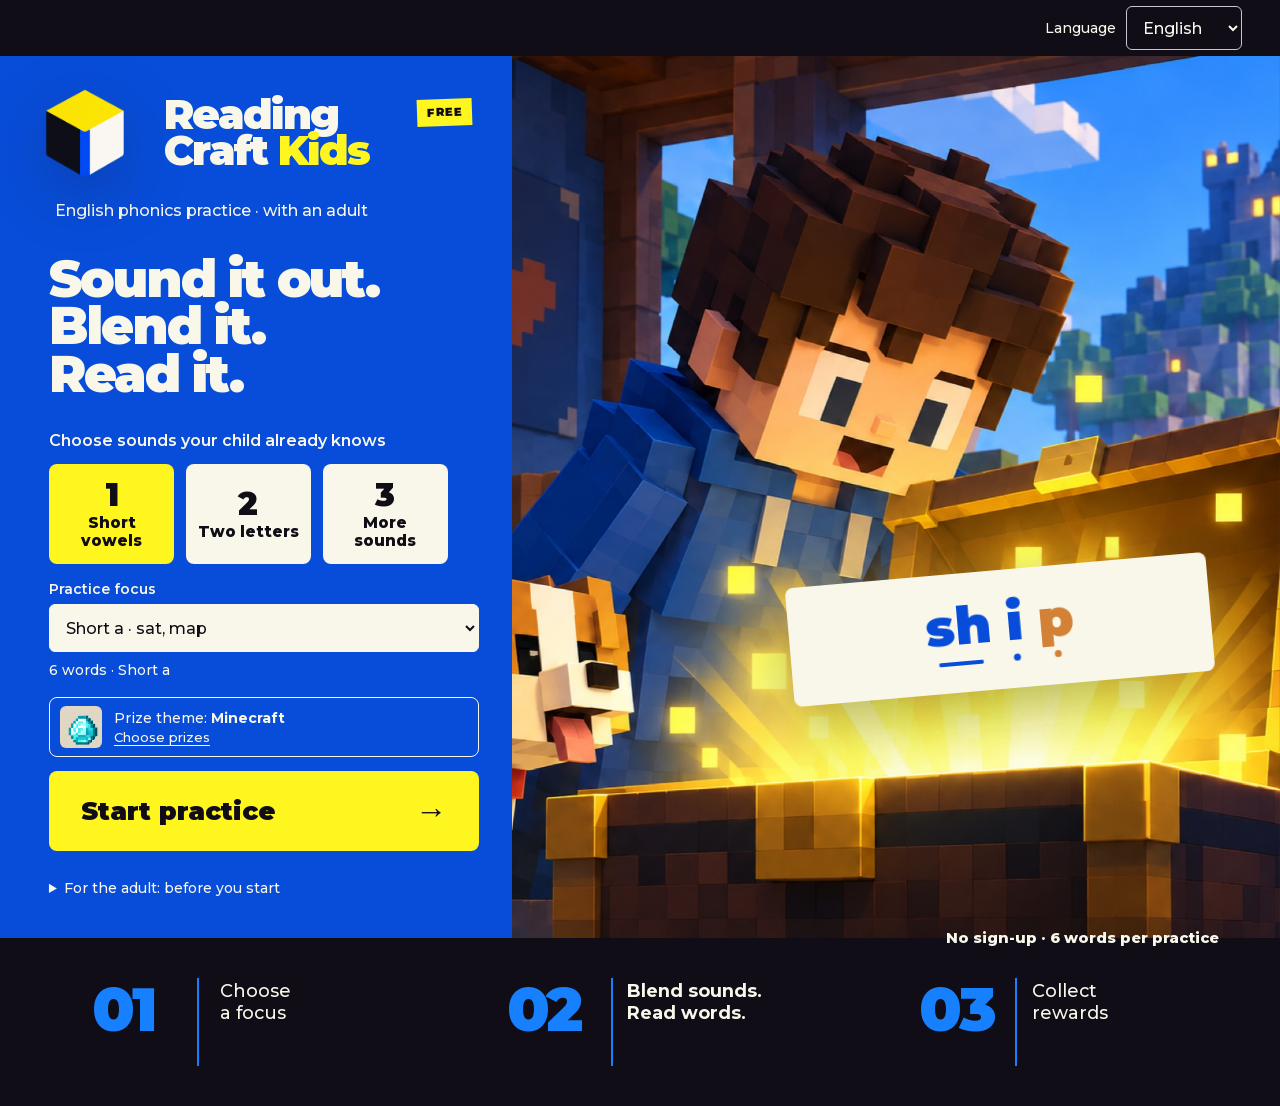
<file: index.html>
<!doctype html>
<html lang="en">
<head>
  <script src="/locale-routing.js"></script>
  <meta charset="utf-8">
  <meta name="viewport" content="width=device-width, initial-scale=1">
  <title>Free reading practice for kids | Reading Craft Kids</title>
  <meta name="description" content="Free adult-supported phonics practice: short vowels, digraphs and adjacent consonants. Blend sounds, read words and collect rewards. No sign-up.">
  <meta name="robots" content="index, follow, max-image-preview:large">
  <meta name="theme-color" content="#084dd9">
  <meta name="application-name" content="Reading Craft Kids">
  <link rel="canonical" href="https://readingcraftkids.com/">
  <link rel="alternate" hreflang="en" href="https://readingcraftkids.com/">
  <link rel="alternate" hreflang="es" href="https://readingcraftkids.com/es/">
  <link rel="alternate" hreflang="fr" href="https://readingcraftkids.com/fr/">
  <link rel="alternate" hreflang="ru" href="https://readingcraftkids.com/ru/">
  <link rel="alternate" hreflang="x-default" href="https://readingcraftkids.com/">
  <link rel="icon" href="/assets/reading-craft-mark.png" type="image/png">
  <link rel="apple-touch-icon" href="/assets/reading-craft-mark.png">
  <link rel="manifest" href="/site.webmanifest">
  <meta property="og:type" content="website">
  <meta property="og:locale" content="en_US">
  <meta property="og:site_name" content="Reading Craft Kids">
  <meta property="og:title" content="Free reading practice for kids | Reading Craft Kids">
  <meta property="og:description" content="Practise known letter–sound correspondences, blend words and collect rewards. Free adult-supported English phonics practice.">
  <meta property="og:url" content="https://readingcraftkids.com/">
  <meta property="og:image" content="https://readingcraftkids.com/assets/plates/voxel-hero-scene.jpg">
  <meta property="og:image:width" content="1536">
  <meta property="og:image:height" content="1536">
  <meta property="og:image:alt" content="A child reads a word and opens a reward chest">
  <meta name="twitter:card" content="summary_large_image">
  <meta name="twitter:title" content="Free reading practice for kids | Reading Craft Kids">
  <meta name="twitter:description" content="Short vowels, digraphs and adjacent consonants: free adult-supported phonics practice with rewards.">
  <meta name="twitter:image" content="https://readingcraftkids.com/assets/plates/voxel-hero-scene.jpg">
  <meta name="twitter:image:alt" content="A child reads a word and opens a reward chest">
  <link rel="preload" as="image" href="/assets/plates/voxel-hero-scene.jpg" fetchpriority="high">
  <script type="application/ld+json">
    {
      "@context": "https://schema.org",
      "@type": "EducationalApplication",
      "name": "Reading Craft Kids",
      "alternateName": "Read and collect",
      "url": "https://readingcraftkids.com/",
      "description": "Supplementary English phonics practice for sounds already taught, with adult support and game rewards. Not a reading assessment.",
      "applicationCategory": "EducationalApplication",
      "operatingSystem": "Web",
      "inLanguage": "en",
      "isAccessibleForFree": true,
      "offers": {
        "@type": "Offer",
        "price": "0",
        "priceCurrency": "RUB",
        "availability": "https://schema.org/InStock"
      },
      "educationalUse": "Practice blending sounds into words",
      "audience": {
        "@type": "EducationalAudience",
        "educationalRole": "student"
      }
    }
  </script>
  <style>
    :root {
      --bg: #eef5df;
      --ink: #20301e;
      --muted: #53664d;
      --accent: #5c9544;
      --accent-dark: #356c2c;
      --blue: #438bb8;
      --green: #5c9544;
      --panel: #fffdf4;
      --gold: #f1b83b;
      --shadow: 0 22px 50px rgba(53, 83, 44, 0.18);
      font-family: "Trebuchet MS", Verdana, sans-serif;
    }

    * {
      box-sizing: border-box;
    }

    body {
      margin: 0;
      min-height: 100dvh;
      background:
        radial-gradient(circle at 18% 18%, rgba(241, 184, 59, 0.24), transparent 28%),
        radial-gradient(circle at 88% 28%, rgba(67, 139, 184, 0.2), transparent 30%),
        linear-gradient(135deg, #fbfff2 0%, var(--bg) 55%, #e6f3dc 100%);
      color: var(--ink);
    }

    button {
      font: inherit;
    }

    [hidden] {
      display: none !important;
    }

    .page {
      min-height: 100dvh;
      display: grid;
      place-items: center;
      padding: 28px;
    }

    .trainer {
      width: min(1160px, 100%);
      min-height: min(760px, calc(100dvh - 56px));
      display: grid;
      grid-template-rows: auto auto auto auto auto;
      gap: 22px;
      padding: clamp(22px, 3vw, 38px);
      border: 3px solid rgba(36, 26, 18, 0.08);
      border-radius: 18px;
      background: rgba(255, 255, 255, 0.78);
      box-shadow: var(--shadow);
    }

    .top {
      display: flex;
      align-items: center;
      justify-content: space-between;
      gap: 16px;
    }

    .title {
      margin: 0;
      font-size: clamp(30px, 5vw, 58px);
      line-height: 1;
      letter-spacing: 0;
    }

    .counter {
      min-width: 88px;
      padding: 12px 16px;
      border: 2px solid rgba(36, 26, 18, 0.08);
      border-radius: 12px;
      background: #f4edcf;
      color: var(--muted);
      text-align: center;
      font-size: 20px;
      font-weight: 800;
    }

    .top-tools {
      display: grid;
      justify-items: end;
      gap: 9px;
    }

    .level-change {
      padding: 8px 12px;
      border: 2px solid rgba(53, 83, 44, 0.14);
      border-radius: 10px;
      background: rgba(255, 253, 244, 0.92);
      color: var(--muted);
      cursor: pointer;
      font-size: 15px;
      font-weight: 900;
    }

    .level-change:hover {
      background: #f4edcf;
      color: var(--ink);
    }

    .level-change:focus-visible,
    .level-option:focus-visible {
      outline: 5px solid rgba(241, 184, 59, 0.72);
      outline-offset: 4px;
    }

    .stage {
      display: grid;
      place-items: center;
      min-height: 356px;
      text-align: center;
    }

    .level-view {
      width: 100%;
      overflow: hidden;
      border-radius: 16px;
      background: var(--panel);
      box-shadow: inset 0 0 0 2px rgba(36, 26, 18, 0.06);
    }

    .welcome {
      display: grid;
      grid-template-columns: minmax(0, 1.25fr) minmax(250px, 0.75fr);
      align-items: center;
      gap: clamp(28px, 5vw, 68px);
      padding: clamp(30px, 4.6vw, 56px);
      background: linear-gradient(120deg, #fffdf4 0%, #f8f4df 100%);
    }

    .welcome-copy {
      text-align: left;
    }

    .welcome-title {
      max-width: 15ch;
      margin: 0 0 18px;
      font-size: clamp(34px, 4.8vw, 62px);
      font-weight: 900;
      line-height: 0.98;
      letter-spacing: -0.03em;
      text-wrap: balance;
    }

    .welcome-lead {
      max-width: 54ch;
      margin: 0;
      color: var(--muted);
      font-size: clamp(18px, 2.1vw, 23px);
      font-weight: 700;
      line-height: 1.45;
    }

    .welcome-lead strong {
      color: var(--accent-dark);
    }

    .welcome-demo {
      display: grid;
      justify-items: center;
      gap: 14px;
      color: var(--muted);
    }

    .demo-word {
      display: flex;
      gap: 7px;
      color: var(--ink);
      font-size: clamp(24px, 3vw, 34px);
      font-weight: 900;
    }

    .demo-word span:nth-child(1) {
      color: var(--blue);
    }

    .demo-word span:nth-child(2) {
      color: var(--green);
    }

    .demo-word span:nth-child(3) {
      color: #d38136;
    }

    .welcome-chest {
      width: min(184px, 70%);
      height: auto;
      filter: drop-shadow(0 16px 14px rgba(69, 49, 24, 0.2));
      animation: welcome-chest 650ms cubic-bezier(0.16, 1, 0.3, 1) both;
    }

    .welcome-demo p {
      max-width: 27ch;
      margin: 0;
      font-size: 16px;
      font-weight: 800;
      line-height: 1.4;
      text-align: center;
    }

    .level-picker {
      padding: clamp(24px, 3.4vw, 38px) clamp(26px, 4.6vw, 56px) clamp(30px, 4.6vw, 52px);
      border-top: 2px solid rgba(53, 83, 44, 0.08);
      background: #fffdf4;
    }

    .level-heading {
      display: flex;
      align-items: baseline;
      justify-content: space-between;
      gap: 20px;
      margin-bottom: 20px;
      text-align: left;
    }

    .level-heading h3 {
      margin: 0;
      font-size: clamp(23px, 2.8vw, 32px);
      line-height: 1.1;
    }

    .level-heading p {
      max-width: 38ch;
      margin: 0;
      color: var(--muted);
      font-size: 15px;
      font-weight: 800;
      line-height: 1.4;
      text-align: right;
    }

    .level-options {
      display: grid;
      grid-template-columns: repeat(3, minmax(0, 1fr));
      gap: 14px;
    }

    .level-option {
      min-height: 142px;
      display: grid;
      place-items: center;
      align-content: center;
      gap: 8px;
      padding: 20px 14px;
      border: 3px solid rgba(53, 83, 44, 0.13);
      border-radius: 16px;
      background: #f4edcf;
      color: var(--ink);
      cursor: pointer;
      transition: transform 160ms ease, border-color 160ms ease, box-shadow 160ms ease;
    }

    .level-option:hover {
      transform: translateY(-4px);
      border-color: var(--accent);
      box-shadow: 0 12px 24px rgba(53, 83, 44, 0.14);
    }

    .level-option:active {
      transform: translateY(-1px) scale(0.99);
    }

    .level-age {
      font-size: clamp(26px, 3.4vw, 38px);
      font-weight: 900;
      line-height: 1;
    }

    .level-detail {
      color: var(--muted);
      font-size: 16px;
      font-weight: 800;
    }

    .word-card {
      width: 100%;
      padding: clamp(38px, 5vw, 64px) clamp(24px, 5vw, 64px);
      border-radius: 16px;
      background: var(--panel);
      box-shadow: inset 0 0 0 2px rgba(36, 26, 18, 0.06);
    }

    .hint {
      margin: 0 0 24px;
      color: var(--muted);
      font-size: clamp(19px, 2.8vw, 28px);
      font-weight: 800;
    }

    .syllables {
      display: flex;
      flex-wrap: wrap;
      align-items: center;
      justify-content: center;
      gap: clamp(8px, 1.4vw, 16px);
      min-height: 122px;
      color: var(--ink);
      font-size: clamp(54px, 6.6vw, 96px);
      font-weight: 900;
      line-height: 1;
    }

    .syllable {
      display: inline-grid;
      place-items: center;
      min-width: 1.25em;
      padding: 0.08em 0.14em 0.13em;
      border-radius: 14px;
      background: #f4edcf;
      box-shadow: inset 0 -7px 0 rgba(92, 149, 68, 0.2);
    }

    .syllables.is-four {
      font-size: clamp(44px, 5.2vw, 74px);
      gap: clamp(5px, 1vw, 10px);
    }

    .syllables.is-long {
      font-size: clamp(32px, 4.2vw, 60px);
      gap: clamp(4px, 0.7vw, 8px);
    }

    .dash {
      color: var(--accent);
      transform: translateY(-0.05em);
    }

    .gift-view {
      display: none;
      width: 100%;
      animation: pop 420ms cubic-bezier(.16, 1, .3, 1);
    }

    .gift-view.is-visible {
      display: block;
    }

    .gift-reveal {
      display: grid;
      grid-template-columns: minmax(220px, 0.86fr) minmax(280px, 1fr);
      align-items: center;
      gap: clamp(24px, 4vw, 54px);
      width: min(780px, 100%);
      margin: 0 auto 24px;
    }

    .gift-box {
      width: 100%;
      height: auto;
      display: block;
      filter: drop-shadow(0 20px 30px rgba(65, 97, 130, 0.18));
    }

    .reward-card {
      min-height: 310px;
      display: grid;
      place-items: center;
      align-content: center;
      gap: 10px;
      padding: 24px;
      border: 3px solid rgba(255, 122, 61, 0.2);
      border-radius: 16px;
      background: #f4edcf;
      box-shadow: 0 18px 36px rgba(53, 83, 44, 0.16);
    }

    .reward-label {
      margin: 0;
      color: var(--muted);
      font-size: clamp(18px, 2vw, 24px);
      font-weight: 800;
    }

    .reward-emoji {
      display: block;
      font-size: clamp(108px, 12vw, 160px);
      line-height: 1;
      filter: drop-shadow(0 12px 16px rgba(129, 83, 35, 0.16));
      animation: reward-pop 560ms cubic-bezier(.16, 1, .3, 1) 80ms both;
    }

    .reward-name {
      margin: 0;
      color: var(--ink);
      font-size: clamp(28px, 4vw, 46px);
      font-weight: 900;
      line-height: 1;
    }

    .gift-title {
      margin: 0;
      font-size: clamp(38px, 8vw, 76px);
      line-height: 1;
    }

    .gift-text {
      margin: 14px 0 0;
      color: var(--muted);
      font-size: clamp(20px, 3vw, 28px);
      font-weight: 800;
    }

    .actions {
      display: flex;
      justify-content: center;
      gap: 14px;
      flex-wrap: wrap;
    }

    .primary,
    .secondary {
      min-height: 66px;
      padding: 0 28px;
      border: 0;
      border-radius: 14px;
      cursor: pointer;
      font-size: clamp(22px, 3.2vw, 32px);
      font-weight: 900;
      transition: transform 160ms ease, box-shadow 160ms ease, background 160ms ease;
    }

    .primary {
      background: var(--accent);
      color: #fff;
      box-shadow: 0 10px 0 var(--accent-dark), 0 18px 28px rgba(53, 108, 44, 0.22);
    }

    .secondary {
      display: inline-flex;
      align-items: center;
      justify-content: center;
      background: var(--blue);
      color: #fff;
      box-shadow: 0 10px 0 #2d6488, 0 18px 28px rgba(45, 100, 136, 0.2);
    }

    .secondary.is-visible {
      display: inline-block;
    }

    .primary:hover,
    .secondary:hover {
      transform: translateY(-2px);
    }

    .primary:active,
    .secondary:active {
      transform: translateY(5px);
      box-shadow: 0 5px 0 var(--accent-dark), 0 10px 18px rgba(53, 108, 44, 0.18);
    }

    .secondary:active {
      box-shadow: 0 5px 0 #2d6488, 0 10px 18px rgba(45, 100, 136, 0.18);
    }

    .primary:focus-visible,
    .secondary:focus-visible {
      outline: 5px solid rgba(241, 184, 59, 0.72);
      outline-offset: 5px;
    }

    .progress {
      height: 14px;
      overflow: hidden;
      border-radius: 999px;
      background: rgba(36, 26, 18, 0.08);
    }

    .progress-bar {
      width: 100%;
      height: 100%;
      border-radius: inherit;
      background: var(--green);
      transform: scaleX(0);
      transform-origin: left center;
      transition: transform 340ms ease;
    }

    @keyframes pop {
      from {
        opacity: 0;
        transform: scale(0.82) translateY(20px);
      }
      to {
        opacity: 1;
        transform: scale(1) translateY(0);
      }
    }

    @keyframes reward-pop {
      from {
        opacity: 0;
        transform: translateX(-26px) scale(0.58) rotate(-8deg);
      }
      to {
        opacity: 1;
        transform: translateX(0) scale(1) rotate(0);
      }
    }

    .screen {
      width: 100%;
    }

    .screen-title {
      margin: 0;
      font-size: clamp(32px, 5vw, 54px);
      line-height: 1.05;
    }

    .screen-text {
      margin: 12px auto 0;
      max-width: 42ch;
      color: var(--muted);
      font-size: clamp(19px, 2.4vw, 25px);
      font-weight: 800;
      line-height: 1.35;
    }

    .chest-view {
      animation: pop 300ms cubic-bezier(.16, 1, .3, 1);
    }

    .chest-button {
      display: inline-grid;
      justify-items: center;
      gap: 2px;
      margin-top: 10px;
      padding: 4px 22px 12px;
      border: 0;
      border-radius: 16px;
      background: transparent;
      color: var(--ink);
      cursor: pointer;
      font-size: 22px;
      font-weight: 900;
      transition: transform 180ms cubic-bezier(.16, 1, .3, 1), background 180ms ease;
    }

    .chest-button:hover {
      transform: translateY(-4px) scale(1.02);
      background: rgba(92, 149, 68, 0.08);
    }

    .chest-button:active {
      transform: translateY(2px) scale(0.97);
    }

    .chest-button:focus-visible {
      outline: 5px solid rgba(241, 184, 59, 0.72);
      outline-offset: 4px;
    }

    .chest-image {
      width: min(290px, 46vw);
      height: auto;
      display: block;
      filter: drop-shadow(0 20px 24px rgba(53, 83, 44, 0.2));
      animation: chest-arrive 380ms cubic-bezier(.16, 1, .3, 1) both;
    }

    .reward-view {
      animation: pop 300ms cubic-bezier(.16, 1, .3, 1);
    }

    .reward-view .reward-card {
      width: min(520px, 100%);
      min-height: 318px;
      margin: 0 auto;
      padding: 22px 28px 26px;
      border-color: rgba(92, 149, 68, 0.26);
    }

    .sprite {
      display: block;
      flex: 0 0 auto;
      background-color: #eee8d7;
      background-repeat: no-repeat;
      background-size: 400% 400%;
    }

    .reward-sprite {
      width: 210px;
      height: 210px;
      border-radius: 16px;
      box-shadow: 0 14px 28px rgba(53, 83, 44, 0.16);
      animation: reward-pop 480ms cubic-bezier(.16, 1, .3, 1) both;
    }

    .reward-view .reward-name {
      margin-top: 14px;
      font-size: clamp(30px, 4vw, 46px);
    }

    .reward-view .gift-text {
      max-width: 38ch;
      margin-left: auto;
      margin-right: auto;
    }

    .collection-shelf {
      padding: 16px 18px;
      border: 2px solid rgba(53, 83, 44, 0.1);
      border-radius: 16px;
      background: rgba(244, 237, 207, 0.58);
    }

    .collection-head {
      display: flex;
      align-items: baseline;
      justify-content: space-between;
      gap: 16px;
      margin-bottom: 12px;
    }

    .collection-title {
      margin: 0;
      font-size: 22px;
      line-height: 1;
    }

    .collection-count {
      color: var(--muted);
      font-size: 18px;
      font-weight: 900;
    }

    .collection-list,
    .full-collection {
      margin: 0;
      padding: 0;
      list-style: none;
    }

    .collection-list {
      min-height: 50px;
      display: flex;
      flex-wrap: wrap;
      align-items: center;
      gap: 7px;
    }

    .collection-empty {
      color: var(--muted);
      font-size: 17px;
      font-weight: 700;
    }

    .loot-thumb {
      width: 48px;
      height: 48px;
      overflow: hidden;
      border: 2px solid rgba(53, 83, 44, 0.16);
      border-radius: 10px;
      background: #eee8d7;
    }

    .loot-thumb.is-new {
      animation: loot-added 320ms cubic-bezier(.16, 1, .3, 1) both;
    }

    .loot-thumb .sprite {
      width: 100%;
      height: 100%;
    }

    .collection-view {
      padding: 12px 0 4px;
    }

    .full-collection {
      display: grid;
      grid-template-columns: repeat(6, minmax(0, 1fr));
      gap: 12px;
      margin-top: 24px;
      text-align: center;
    }

    .collection-card {
      min-width: 0;
      padding: 10px 8px 12px;
      border-radius: 14px;
      background: #f4edcf;
      box-shadow: inset 0 0 0 2px rgba(53, 83, 44, 0.1);
    }

    .collection-card .sprite {
      width: min(112px, 100%);
      aspect-ratio: 1;
      margin: 0 auto 8px;
      border-radius: 10px;
    }

    .collection-card-name {
      margin: 0;
      overflow-wrap: anywhere;
      font-size: 14px;
      font-weight: 900;
      line-height: 1.15;
    }

    .sr-only {
      position: absolute;
      width: 1px;
      height: 1px;
      padding: 0;
      margin: -1px;
      overflow: hidden;
      clip: rect(0, 0, 0, 0);
      white-space: nowrap;
      border: 0;
    }

    @keyframes chest-arrive {
      from {
        opacity: 0;
        transform: translateY(18px) scale(0.88);
      }
      to {
        opacity: 1;
        transform: translateY(0) scale(1);
      }
    }

    @keyframes loot-added {
      from {
        opacity: 0;
        transform: translateY(-14px) scale(0.5);
      }
      to {
        opacity: 1;
        transform: translateY(0) scale(1);
      }
    }

    @keyframes welcome-chest {
      from {
        transform: translateY(12px) scale(0.96);
        filter: blur(2px) drop-shadow(0 8px 8px rgba(69, 49, 24, 0.12));
      }
      to {
        transform: translateY(0) scale(1);
        filter: blur(0) drop-shadow(0 16px 14px rgba(69, 49, 24, 0.2));
      }
    }

    @media (prefers-reduced-motion: reduce) {
      .gift-view,
      .reward-emoji,
      .chest-view,
      .reward-view,
      .welcome-chest,
      .chest-image,
      .reward-sprite,
      .loot-thumb.is-new {
        animation: none;
      }

      .primary,
      .secondary,
      .chest-button,
      .progress-bar {
        transition: none;
      }
    }

    @media (max-width: 900px) {
      .full-collection {
        grid-template-columns: repeat(4, minmax(0, 1fr));
      }
    }

    @media (max-width: 620px) {
      .page {
        padding: 14px;
      }

      .trainer {
        min-height: calc(100dvh - 28px);
        gap: 16px;
        border-radius: 16px;
      }

      .top {
        align-items: flex-start;
      }

      .title {
        max-width: 7ch;
      }

      .welcome {
        grid-template-columns: 1fr;
        gap: 24px;
      }

      .welcome-copy {
        text-align: center;
      }

      .welcome-title,
      .welcome-lead {
        margin-right: auto;
        margin-left: auto;
      }

      .welcome-title {
        font-size: clamp(34px, 10vw, 48px);
      }

      .welcome-chest {
        width: min(142px, 46vw);
      }

      .welcome-demo p {
        font-size: 15px;
      }

      .level-heading {
        display: block;
        text-align: center;
      }

      .level-heading p {
        margin: 8px auto 0;
        text-align: center;
      }

      .level-change {
        max-width: 120px;
        font-size: 13px;
      }

      .level-options {
        grid-template-columns: 1fr;
        gap: 10px;
      }

      .level-option {
        min-height: 96px;
        grid-template-columns: 1fr 1fr;
        gap: 12px;
        padding: 15px 18px;
        text-align: left;
      }

      .counter {
        min-width: 72px;
        padding: 10px 12px;
        font-size: 18px;
      }

      .word-card {
        padding-top: 46px;
        padding-bottom: 46px;
      }

      .syllables {
        font-size: clamp(38px, 10.5vw, 58px);
      }

      .syllables.is-four {
        font-size: clamp(31px, 8.6vw, 46px);
      }

      .stage {
        min-height: 330px;
      }

      .screen-title {
        font-size: clamp(29px, 9vw, 40px);
      }

      .chest-image {
        width: min(230px, 68vw);
      }

      .reward-view .reward-card {
        min-height: 284px;
        padding: 18px;
      }

      .reward-sprite {
        width: 165px;
        height: 165px;
      }

      .gift-reveal {
        grid-template-columns: minmax(110px, 0.8fr) minmax(150px, 1fr);
        gap: 12px;
      }

      .reward-card {
        min-height: 190px;
        padding: 18px 12px;
      }

      .reward-emoji {
        font-size: clamp(74px, 22vw, 116px);
      }

      .reward-name {
        font-size: clamp(24px, 8vw, 38px);
      }

      .collection-shelf {
        padding: 14px;
      }

      .collection-title {
        font-size: 19px;
      }

      .collection-count {
        font-size: 16px;
      }

      .loot-thumb {
        width: 40px;
        height: 40px;
      }

      .full-collection {
        grid-template-columns: repeat(2, minmax(0, 1fr));
        gap: 9px;
      }

      .primary,
      .secondary {
        width: 100%;
      }
    }
  </style>
  <link rel="stylesheet" href="/styles.css">
  <link rel="stylesheet" href="/localization.css">
  <link rel="stylesheet" href="/phonics-en.css">
  <link rel="stylesheet" href="/reward-themes.css">
</head>
<body>
  <nav class="language-bar" aria-label="Language">
    <label for="languageSelect">Language</label>
    <select id="languageSelect"><option value="/" lang="en" selected>English</option><option value="/es/" lang="es">Español</option><option value="/fr/" lang="fr">Français</option><option value="/ru/" lang="ru">Русский</option></select>
    <noscript><a href="/" lang="en">English</a> · <a href="/es/" lang="es">Español</a> · <a href="/fr/" lang="fr">Français</a> · <a href="/ru/" lang="ru">Русский</a></noscript>
  </nav>
  <main class="page">
    <section class="trainer" aria-label="Word reading practice">
      <div class="top">
        <div class="brand-lockup" aria-label="Reading Craft Kids">
          <img class="brand-mark" src="/assets/reading-craft-mark.png" alt="">
          <span class="title">Reading<br>Craft <strong>Kids</strong></span>
          <span class="free-badge">Free</span>
        </div>
        <div class="top-tools">
          <div class="counter" id="counter" aria-live="polite" hidden><span id="score">0</span>/<span id="total">6</span></div>
          <button class="level-change" id="changeLevelButton" type="button" hidden>Change focus</button>
        </div>
      </div>

      <div class="stage">
        <section class="screen level-view" id="levelView" aria-labelledby="levelTitle">
          <div class="welcome">
            <div class="welcome-copy">
              <p class="welcome-lead">English phonics practice · with an adult</p>
              <h1 class="welcome-title" id="levelTitle">Sound it out.<br>Blend it.<br>Read it.</h1>
              <div class="level-picker">
                <noscript><p>Enable JavaScript to start a reading session.</p></noscript>
                <h2 class="phonics-choice-title">Choose sounds your child already knows</h2>
                <div class="level-options" aria-label="Phonics practice stage">
                  <button class="level-option" type="button" data-level="easy" aria-pressed="true">
                    <span class="level-age">1</span>
                    <span class="level-detail">Short vowels</span>
                  </button>
                  <button class="level-option" type="button" data-level="medium" aria-pressed="false">
                    <span class="level-age">2</span>
                    <span class="level-detail">Two letters</span>
                  </button>
                  <button class="level-option" type="button" data-level="hard" aria-pressed="false">
                    <span class="level-age">3</span>
                    <span class="level-detail">More sounds</span>
                  </button>
                </div>
                <label class="phonics-focus-label" for="practiceSelect">Practice focus</label>
                <select id="practiceSelect" aria-describedby="practiceNote"><option value="short-a">Short a · sat, map</option><option value="short-i">Short i · sit, pin</option><option value="short-o">Short o · pot, mop</option><option value="short-u">Short u · sun, mud</option><option value="short-e">Short e · pen, bed</option></select>
                <p id="practiceNote" class="phonics-practice-note">6 words · one focus at a time</p>
                <details class="reward-theme-picker" id="rewardThemePicker">
    <summary><span class="theme-summary-sprite" id="themeSummarySprite" aria-hidden="true"></span><span>Prize theme: <strong id="themeSelectedName">Minecraft</strong><small>Choose prizes</small></span></summary>
    <fieldset id="themeOptions" disabled><legend>Choose prizes</legend><p class="theme-explainer">The same reading practice, with your favourite prizes.</p><div class="theme-options">
    <label class="theme-option"><input type="radio" name="rewardTheme" value="minecraft" checked><span class="theme-option-content"><span class="theme-preview-sprite theme-preview-minecraft" aria-hidden="true"></span><span>Minecraft</span></span></label>
<label class="theme-option"><input type="radio" name="rewardTheme" value="dinosaurs"><span class="theme-option-content"><span class="theme-preview-sprite theme-preview-dinosaurs" aria-hidden="true"></span><span>Dinosaurs</span></span></label>
<label class="theme-option"><input type="radio" name="rewardTheme" value="space"><span class="theme-option-content"><span class="theme-preview-sprite theme-preview-space" aria-hidden="true"></span><span>Space</span></span></label>
<label class="theme-option"><input type="radio" name="rewardTheme" value="unicorns"><span class="theme-option-content"><span class="theme-preview-sprite theme-preview-unicorns" aria-hidden="true"></span><span>Unicorns</span></span></label>
<label class="theme-option"><input type="radio" name="rewardTheme" value="fairies"><span class="theme-option-content"><span class="theme-preview-sprite theme-preview-fairies" aria-hidden="true"></span><span>Fairies</span></span></label>
<label class="theme-option"><input type="radio" name="rewardTheme" value="garden"><span class="theme-option-content"><span class="theme-preview-sprite theme-preview-garden" aria-hidden="true"></span><span>Flower garden</span></span></label>
    </div><p id="themePrizeNote" class="theme-explainer">The original 30 Minecraft prizes.</p></fieldset>
  </details>
                <button class="start-game" id="startButton" type="button" disabled>Start practice <span aria-hidden="true">→</span></button>
                <details class="phonics-parent-guide"><summary>For the adult: before you start</summary>
                  <p>This is extra practice, not a complete phonics course. First teach the sounds using your child’s school programme, then choose a matching focus here.</p>
                  <p id="practiceTip">Use the short a sound in sat. Say each sound, then blend from left to right.</p>
                  <p>Sound spellings to know: <span id="practicePrerequisites">s · a · t · m · p · n</span>.</p>
                  <p>Model sounds, not letter names. Avoid adding “uh” to consonants. Point to each spelling, blend, then ask your child to read the whole word.</p>
                  <p>Stay nearby and check the reading. Buttons record practice only: there is no microphone, automatic pronunciation check or mastery score.</p>
                </details>
              </div>
            </div>
            <div class="welcome-demo" aria-label="How the game works">
              <img class="welcome-scene" src="/assets/plates/voxel-hero-scene.jpg" alt="A child opens a glowing reward chest" fetchpriority="high" decoding="async">
              <div class="demo-word phonics-demo" aria-label="sh, i, p: three sound spellings in ship"><span>sh</span><span>i</span><span>p</span></div>
              <p>No sign-up · 6 words per practice</p>
            </div>
          </div>
          <div class="steps-strip" aria-label="How a session works">
            <div class="journey-step"><strong>01</strong><span>Choose<br>a focus</span></div>
            <div class="journey-step"><strong>02</strong><span>Blend sounds.<br>Read words.</span></div>
            <div class="journey-step"><strong>03</strong><span>Collect<br>rewards</span></div>
          </div>
        </section>

        <section class="screen word-card" id="wordView" aria-labelledby="wordHint" hidden>
          <p class="hint" id="wordHint">Read the word aloud</p>
          <p id="phonicsFocus" class="phonics-focus"></p>
          <div class="syllables" id="syllables"></div>
          <p id="phonicsPrompt" class="phonics-prompt"></p>
        </section>

        <section class="screen chest-view" id="chestView" aria-labelledby="chestTitle" hidden>
          <h2 class="screen-title" id="chestTitle">You earned a chest!</h2>
          <p class="screen-text">Tap the chest to reveal your reward</p>
          <button class="chest-button" id="chestButton" type="button" aria-label="Open the reward chest">
            <img class="chest-image" src="/assets/minecraft-chest.png" alt="" aria-hidden="true" loading="lazy" decoding="async">
            <span>Open chest</span>
          </button>
        </section>

        <section class="screen reward-view" id="rewardView" aria-labelledby="rewardName" hidden>
          <div class="reward-card">
            <p class="reward-label">New discovery</p>
            <span class="sprite reward-sprite" id="rewardSprite" aria-hidden="true"></span>
            <h2 class="reward-name" id="rewardName"></h2>
            <p class="gift-text" id="rewardText"></p>
          </div>
        </section>

        <section class="screen collection-view" id="collectionView" aria-labelledby="finalTitle" hidden>
          <h2 class="screen-title" id="finalTitle" tabindex="-1">Your practice treasures!</h2>
          <p class="screen-text" id="finalSummary"></p>
          <ul class="full-collection" id="fullCollection"></ul>
        </section>
      </div>

      <div class="actions">
        <button class="primary" id="blendButton" type="button" hidden>Blend the word</button>
        <button class="primary" id="readButton" type="button" hidden>I read it</button>
        <button class="phonics-retry" id="soundButton" type="button" hidden>Show sound clues again</button>
        <button class="secondary" id="nextButton" type="button" hidden>Next word</button>
        <button class="secondary" id="restartButton" type="button" hidden>Practise these words again</button>
      </div>

      <section class="collection-shelf" id="collectionShelf" aria-labelledby="collectionTitle" hidden>
        <div class="collection-head">
          <h2 class="collection-title" id="collectionTitle">My practice treasures</h2>
          <output class="collection-count" id="collectionCount" aria-live="polite">0 of 6</output>
        </div>
        <ul class="collection-list" id="collectionList">
          <li class="collection-empty">Open your first chest to start your collection</li>
        </ul>
      </section>

      <div class="progress" id="progressTrack" aria-hidden="true" hidden>
        <div class="progress-bar" id="progressBar"></div>
      </div>

      <p class="sr-only" id="announcer" aria-live="polite" aria-atomic="true"></p>
    </section>
  </main>

  <script src="/reward-themes.js"></script>
  <script>
    const METRIKA_ID = 112668334;

    function loadMetrika() {
      if (window.ym) return;

      (function (m, e, t, r, i, k, a) {
        m[i] = m[i] || function () { (m[i].a = m[i].a || []).push(arguments); };
        m[i].l = 1 * new Date();
        for (let index = 0; index < document.scripts.length; index += 1) {
          if (document.scripts[index].src === r) return;
        }
        k = e.createElement(t);
        a = e.getElementsByTagName(t)[0];
        k.async = true;
        k.src = r;
        a.parentNode.insertBefore(k, a);
      })(window, document, "script", `https://mc.yandex.ru/metrika/tag.js?id=${METRIKA_ID}`, "ym");

      window.ym(METRIKA_ID, "init", {
        clickmap: true,
        trackLinks: true,
        accurateTrackBounce: true
      });
    }

    loadMetrika();

    const curriculum = [{"id":"easy","label":"Short vowels","short":"Short vowels","lessons":[{"id":"short-a","label":"Short a · sat, map","focus":"Short a","tip":"Use the short a sound in sat. Say each sound, then blend from left to right.","words":[["s","a","t"],["m","a","t"],["m","a","p"],["t","a","p"],["p","a","t"],["p","a","n"]],"prerequisite":"s · a · t · m · p · n"},{"id":"short-i","label":"Short i · sit, pin","focus":"Short i","tip":"Use the short i sound in sit. Keep the vowel short as you blend.","words":[["s","i","t"],["p","i","t"],["p","i","n"],["t","i","n"],["n","i","p"],["d","i","p"]],"prerequisite":"s · i · t · p · n · d"},{"id":"short-o","label":"Short o · pot, mop","focus":"Short o","tip":"Use the short o sound in pot in your accent. These words use the same vowel pattern.","words":[["p","o","t"],["d","o","t"],["n","o","d"],["t","o","p"],["m","o","p"],["p","o","p"]],"prerequisite":"p · o · t · d · n · m"},{"id":"short-u","label":"Short u · sun, mud","focus":"Short u","tip":"Use the short u sound in sun. Say the sounds, not the letter names.","words":[["s","u","n"],["s","u","m"],["m","u","d"],["n","u","t"],["t","u","b"],["b","u","n"]],"prerequisite":"s · u · n · m · d · t · b"},{"id":"short-e","label":"Short e · pen, bed","focus":"Short e","tip":"Use the short e sound in pen. Blend all three sounds into one word.","words":[["p","e","n"],["p","e","t"],["n","e","t"],["t","e","n"],["b","e","d"],["r","e","d"]],"prerequisite":"p · e · n · t · b · d · r"}]},{"id":"medium","label":"Two letters, one sound","short":"Two letters","lessons":[{"id":"sh","label":"sh · ship, fish","focus":"sh: two letters, one sound","tip":"Keep sh together: it spells one sound. A line marks the two-letter spelling.","words":[["sh","i","p"],["sh","o","p"],["sh","u","t"],["sh","e","d"],["f","i","sh"],["d","i","sh"]],"prerequisite":"sh · i · p · o · u · t · e · d · f"},{"id":"ch","label":"ch · chip, much","focus":"ch: two letters, one sound","tip":"Keep ch together, as in chip. Do not say separate c and h sounds.","words":[["ch","i","p"],["ch","o","p"],["ch","i","n"],["ch","a","t"],["m","u","ch"],["r","i","ch"]],"prerequisite":"ch · i · p · o · n · a · t · m · u · r"},{"id":"ck","label":"ck · pack, duck","focus":"ck: two letters, one sound","tip":"At the end of these words, ck spells one k sound. Say it only once.","words":[["p","a","ck"],["s","a","ck"],["b","a","ck"],["n","e","ck"],["p","e","ck"],["d","u","ck"]],"prerequisite":"p · a · ck · s · b · n · e · d · u"},{"id":"ng","label":"ng · sing, hung","focus":"ng: two letters, one sound","tip":"Keep ng together, as at the end of sing. Do not add a separate g sound.","words":[["s","i","ng"],["r","i","ng"],["k","i","ng"],["w","i","ng"],["s","a","ng"],["h","u","ng"]],"prerequisite":"s · i · ng · r · k · w · a · h · u"}]},{"id":"hard","label":"Adjacent consonants","short":"More sounds","lessons":[{"id":"final-n","label":"Final consonants · tent, hand","focus":"Hear every final sound","tip":"Keep the final consonants separate: in tent, n and t each spell a sound.","words":[["t","e","n","t"],["b","e","n","t"],["s","e","n","t"],["d","e","n","t"],["m","e","n","d"],["h","a","n","d"]],"prerequisite":"t · e · n · b · s · d · m · h · a"},{"id":"initial-s","label":"Starting with s · stop, spin","focus":"Hear every starting sound","tip":"In stop, s and t are two sounds, not one. Blend all four sounds.","words":[["s","t","o","p"],["s","t","e","p"],["s","t","e","m"],["s","p","i","n"],["s","p","o","t"],["s","p","i","t"]],"prerequisite":"s · t · o · p · e · m · i · n"},{"id":"initial-l","label":"Starting with l blends · plan, slip","focus":"Keep both starting sounds","tip":"In plan, p and l each spell a sound. Say each one before blending the word.","words":[["p","l","a","n"],["c","l","a","p"],["f","l","a","t"],["s","l","i","p"],["s","l","a","m"],["p","l","u","m"]],"prerequisite":"p · l · a · n · c · f · t · s · i · m · u"},{"id":"initial-r","label":"Starting with r blends · crab, drum","focus":"Keep both starting sounds","tip":"In crab, c and r each spell a sound. Keep both as you blend the word.","words":[["c","r","a","b"],["d","r","u","m"],["t","r","i","p"],["g","r","i","n"],["g","r","a","b"],["f","r","o","g"]],"prerequisite":"c · r · a · b · d · u · m · t · i · p · g · n · f · o"},{"id":"final-st","label":"Ending in st · nest, list","focus":"Keep both ending sounds","tip":"At the end of nest, s and t each spell a sound. Do not miss the last sound.","words":[["b","e","s","t"],["n","e","s","t"],["r","e","s","t"],["t","e","s","t"],["l","i","s","t"],["m","i","s","t"]],"prerequisite":"b · e · s · t · n · r · l · i · m"}]}];
    const rewards = [{"atlas":"items1","sprite":10,"name":"Cookie","text":"Added to your collection!"},{"atlas":"items1","sprite":5,"name":"Redstone","text":"Added to your collection!"},{"atlas":"characters","sprite":8,"name":"Bee","text":"Added to your collection!"},{"atlas":"items1","sprite":4,"name":"Lapis lazuli","text":"Added to your collection!"},{"atlas":"items1","sprite":14,"name":"Compass","text":"Added to your collection!"},{"atlas":"characters","sprite":0,"name":"Steve","text":"Added to your collection!"},{"atlas":"items1","sprite":2,"name":"Gold ingot","text":"Added to your collection!"},{"atlas":"items1","sprite":1,"name":"Emerald","text":"Added to your collection!"},{"atlas":"characters","sprite":9,"name":"Wolf","text":"Added to your collection!"},{"atlas":"items1","sprite":3,"name":"Amethyst shard","text":"Added to your collection!"},{"atlas":"items1","sprite":7,"name":"Enchanted book","text":"Added to your collection!"},{"atlas":"characters","sprite":1,"name":"Alex","text":"Added to your collection!"},{"atlas":"items1","sprite":6,"name":"Ender pearl","text":"Added to your collection!"},{"atlas":"items1","sprite":11,"name":"Honey bottle","text":"Added to your collection!"},{"atlas":"characters","sprite":4,"name":"Villager","text":"Added to your collection!"},{"atlas":"items1","sprite":8,"name":"Golden apple","text":"Added to your collection!"},{"atlas":"items1","sprite":9,"name":"Cake","text":"Added to your collection!"},{"atlas":"characters","sprite":2,"name":"Creeper","text":"Added to your collection!"},{"atlas":"items2","sprite":0,"name":"Iron ingot","text":"Added to your collection!"},{"atlas":"items2","sprite":2,"name":"Diamond helmet","text":"Added to your collection!"},{"atlas":"characters","sprite":11,"name":"Fox","text":"Added to your collection!"},{"atlas":"items2","sprite":3,"name":"Diamond chestplate","text":"Added to your collection!"},{"atlas":"items1","sprite":15,"name":"Diamond pickaxe","text":"Added to your collection!"},{"atlas":"characters","sprite":3,"name":"Enderman","text":"Added to your collection!"},{"atlas":"items2","sprite":1,"name":"Netherite ingot","text":"Added to your collection!"},{"atlas":"items1","sprite":0,"name":"Diamond","text":"Added to your collection!"},{"atlas":"characters","sprite":10,"name":"Axolotl","text":"Added to your collection!"},{"atlas":"characters","sprite":5,"name":"Iron golem","text":"Added to your collection!"},{"atlas":"items1","sprite":13,"name":"Elytra","text":"Added to your collection!"},{"atlas":"items1","sprite":12,"name":"Totem of undying","text":"Added to your collection!"}];
// Adult-supported English blending practice. No speech scoring or age grading.
const Screen = Object.freeze({LEVEL:'level', WORD:'word', CHEST:'chest', REWARD:'reward', COLLECTION:'collection'});
const $ = id => document.getElementById(id);
const trainer = document.querySelector('.trainer');
const levelButtons = [...document.querySelectorAll('[data-level]')];
const practiceSelect = $('practiceSelect');
const atlasFiles = {items1:'/assets/minecraft-prizes-atlas.png',items2:'/assets/minecraft-prizes-atlas-2.png',characters:'/assets/minecraft-characters-atlas.png'};
let chosenStage = curriculum[0];
let chosenLesson = chosenStage.lessons[0];
let state = {screen:Screen.LEVEL, currentIndex:0, collected:[], blended:false};
let cards = [];

function announce(text) { $('announcer').textContent = text; }
function shuffle(items) {
  const copy = [...items];
  for(let i=copy.length-1;i>0;i--) { const j=Math.floor(Math.random()*(i+1)); [copy[i],copy[j]]=[copy[j],copy[i]]; }
  return copy;
}
function applySprite(element,reward) {
  if(window.RCKThemes?.applySprite(element,reward)) return;
  element.style.backgroundSize="400% 400%";
  element.style.backgroundImage = `url("${atlasFiles[reward.atlas]}")`;
  element.style.backgroundPosition = `${(reward.sprite%4)*100/3}% ${Math.floor(reward.sprite/4)*100/3}%`;
}
function createSprite(reward) {
  const el=document.createElement('span'); el.className='sprite'; el.setAttribute('aria-hidden','true'); applySprite(el,reward); return el;
}
function updateFocus() {
  $('practiceTip').textContent = chosenLesson.tip;
  $('practicePrerequisites').textContent = chosenLesson.prerequisite;
  $('practiceNote').textContent = `${chosenLesson.words.length} words · ${chosenLesson.focus}`;
}
function selectStage(id) {
  const stage=curriculum.find(stage=>stage.id===id);
  if(!stage) return;
  chosenStage=stage;
  chosenLesson=stage.lessons[0];
  levelButtons.forEach(button=>button.setAttribute('aria-pressed',String(button.dataset.level===id)));
  practiceSelect.replaceChildren(...stage.lessons.map(lesson=>{
    const option=document.createElement('option'); option.value=lesson.id; option.textContent=lesson.label; return option;
  }));
  updateFocus();
  announce(`${stage.label}. Choose a focus with sounds your child already knows.`);
}
function renderWord() {
  const card=cards[state.currentIndex];
  const word=card.parts.join('');
  const container=$('syllables');
  container.replaceChildren();
  container.className = state.blended ? 'syllables phonics-whole' : 'syllables phonics-sounds';
  container.setAttribute('role','group');
  container.setAttribute('aria-label',state.blended ? word : `Sound spellings: ${card.parts.join(', ')}.`);
  if(state.blended) {
    container.textContent=word;
  } else {
    for(const part of card.parts) {
      const span=document.createElement('span');
      span.className='phonics-letter'+(part.length>1?' is-digraph':'');
      span.textContent=part;
      span.setAttribute('aria-hidden','true');
      container.append(span);
    }
  }
  $('wordHint').textContent=state.blended?'Read the whole word aloud.':'Say each sound. Then blend.';
  $('phonicsFocus').textContent=`${chosenLesson.focus} · ${state.currentIndex+1} / ${cards.length}`;
  $('phonicsPrompt').textContent=state.blended
    ? 'Need help? Show the sound clues again.'
    : (card.parts.some(part=>part.length>1)
      ? 'A line joins two letters that spell one sound.'
      : 'One dot for each sound. Use sounds, not letter names.');
}
function renderCollection(listId, full) {
  const list=$(listId); list.replaceChildren();
  if(!state.collected.length) {
    const empty=document.createElement('li');empty.className='collection-empty';
    empty.textContent='Read a word, then open your first chest.';list.append(empty);return;
  }
  state.collected.forEach((reward,i)=>{
    const item=document.createElement('li');item.className=full?'collection-card':'loot-thumb';
    item.title=reward.name;
    const label=document.createElement(full?'p':'span');
    label.className=full?'collection-card-name':'sr-only';label.textContent=reward.name;
    if(!full && state.screen===Screen.REWARD && i===state.collected.length-1) item.classList.add('is-new');
    item.append(createSprite(reward),label);list.append(item);
  });
}
function render() {
  const s=state.screen;
  trainer.classList.toggle('is-playing',s!==Screen.LEVEL);
  for(const [id,screen] of Object.entries({levelView:Screen.LEVEL,wordView:Screen.WORD,chestView:Screen.CHEST,rewardView:Screen.REWARD,collectionView:Screen.COLLECTION})) $(id).hidden=s!==screen;
  $('blendButton').hidden=s!==Screen.WORD || state.blended;
  $('readButton').hidden=s!==Screen.WORD || !state.blended;
  $('soundButton').hidden=s!==Screen.WORD || !state.blended;
  $('nextButton').hidden=s!==Screen.REWARD;
  $('restartButton').hidden=s!==Screen.COLLECTION;
  $('counter').hidden=s===Screen.LEVEL;
  $('changeLevelButton').hidden=s===Screen.LEVEL;
  $('collectionShelf').hidden=s===Screen.LEVEL || s===Screen.COLLECTION;
  $('progressTrack').hidden=s===Screen.LEVEL;
  $('startButton').disabled=false;
  $('changeLevelButton').textContent='Change focus';
  $('score').textContent=state.collected.length;
  $('total').textContent=cards.length || chosenLesson.words.length;
  $('collectionCount').textContent=`${state.collected.length} of ${cards.length || chosenLesson.words.length}`;
  $('progressBar').style.transform=`scaleX(${cards.length ? state.collected.length/cards.length : 0})`;
  $('nextButton').textContent=state.currentIndex===cards.length-1?'See my treasures':'Next word';
  if(s===Screen.WORD) renderWord();
  if(s===Screen.REWARD) {
    const reward=cards[state.currentIndex].reward;
    applySprite($('rewardSprite'),reward);
    $('rewardName').textContent=reward.name;
    $('rewardText').textContent='Another word practised. Another treasure!';
  }
  if(s===Screen.COLLECTION) {
    $('finalSummary').textContent=`${cards.length} words practised: ${chosenLesson.words.map(parts=>parts.join('')).join(', ')}. Focus: ${chosenLesson.focus}. An adult checks the reading; this is not a test score.`;
    renderCollection('fullCollection',true);
  }
  if(s!==Screen.LEVEL && s!==Screen.COLLECTION) renderCollection('collectionList',false);
}
function startGame() {
  const prizes=window.RCKThemes ? window.RCKThemes.rewards(rewards,chosenLesson.words.length) : shuffle(rewards);
  // Stay within one taught correspondence/skill, in an authored order.
  cards=chosenLesson.words.map((parts,i)=>({parts,reward:prizes[i]}));
  state={screen:Screen.WORD,currentIndex:0,collected:[],blended:false};
  render();announce(`${chosenLesson.focus}. Say the sounds, then blend the word.`);$('blendButton').focus();
}
function showWholeWord() {
  if(state.screen!==Screen.WORD || state.blended) return;
  state.blended=true;render();announce('Now read the whole word aloud.');$('readButton').focus();
}
function showSounds() {
  if(state.screen!==Screen.WORD || !state.blended) return;
  state.blended=false;render();announce('Try the sound clues again. Ask an adult to help if needed.');$('blendButton').focus();
}
function confirmRead() {
  if(state.screen!==Screen.WORD || !state.blended) return;
  state.screen=Screen.CHEST;render();announce('Practice recorded. Open your chest.');$('chestButton').focus();
}
function openChest() {
  if(state.screen!==Screen.CHEST) return;
  state.collected.push(cards[state.currentIndex].reward);state.screen=Screen.REWARD;render();
  announce(`Treasure: ${cards[state.currentIndex].reward.name}. ${state.collected.length} of ${cards.length}.`);$('nextButton').focus();
}
function advance() {
  if(state.screen!==Screen.REWARD) return;
  if(state.currentIndex===cards.length-1) {
    state.screen=Screen.COLLECTION;render();announce('Practice complete. Here are your treasures.');$('finalTitle').focus();
  } else {
    state.currentIndex++;state.blended=false;state.screen=Screen.WORD;render();$('blendButton').focus();
  }
}
function chooseAnotherLevel() {
  if(![Screen.LEVEL,Screen.COLLECTION].includes(state.screen) && !window.confirm('Changing focus ends this practice and clears its treasures. Continue?')) return;
  cards=[];state={screen:Screen.LEVEL,currentIndex:0,collected:[],blended:false};render();
  announce('Choose a focus with sounds your child already knows.');practiceSelect.focus();
}
levelButtons.forEach(button=>button.addEventListener('click',()=>selectStage(button.dataset.level)));
practiceSelect.addEventListener('change',()=>{
  chosenLesson=chosenStage.lessons.find(lesson=>lesson.id===practiceSelect.value)||chosenStage.lessons[0];
  updateFocus();announce(`${chosenLesson.focus}. ${chosenLesson.words.length} words to practise.`);
});
$('startButton').addEventListener('click',startGame);
$('blendButton').addEventListener('click',showWholeWord);
$('soundButton').addEventListener('click',showSounds);
$('readButton').addEventListener('click',confirmRead);
$('chestButton').addEventListener('click',openChest);
$('nextButton').addEventListener('click',advance);
$('restartButton').addEventListener('click',startGame);
$('changeLevelButton').addEventListener('click',chooseAnotherLevel);
$('languageSelect').addEventListener('change',()=>{
  const target=$('languageSelect').value;
  if(!['/','/es/','/fr/','/ru/'].includes(target)) return;
  if(![Screen.LEVEL,Screen.COLLECTION].includes(state.screen) && !window.confirm('Changing language ends this practice and clears its treasures. Continue?')) {
    $('languageSelect').value='/';return;
  }
  window.location.assign(window.RCKLocale?.choose(target) || target);
});
updateFocus();render();

  </script>
</body>
</html>
</file>
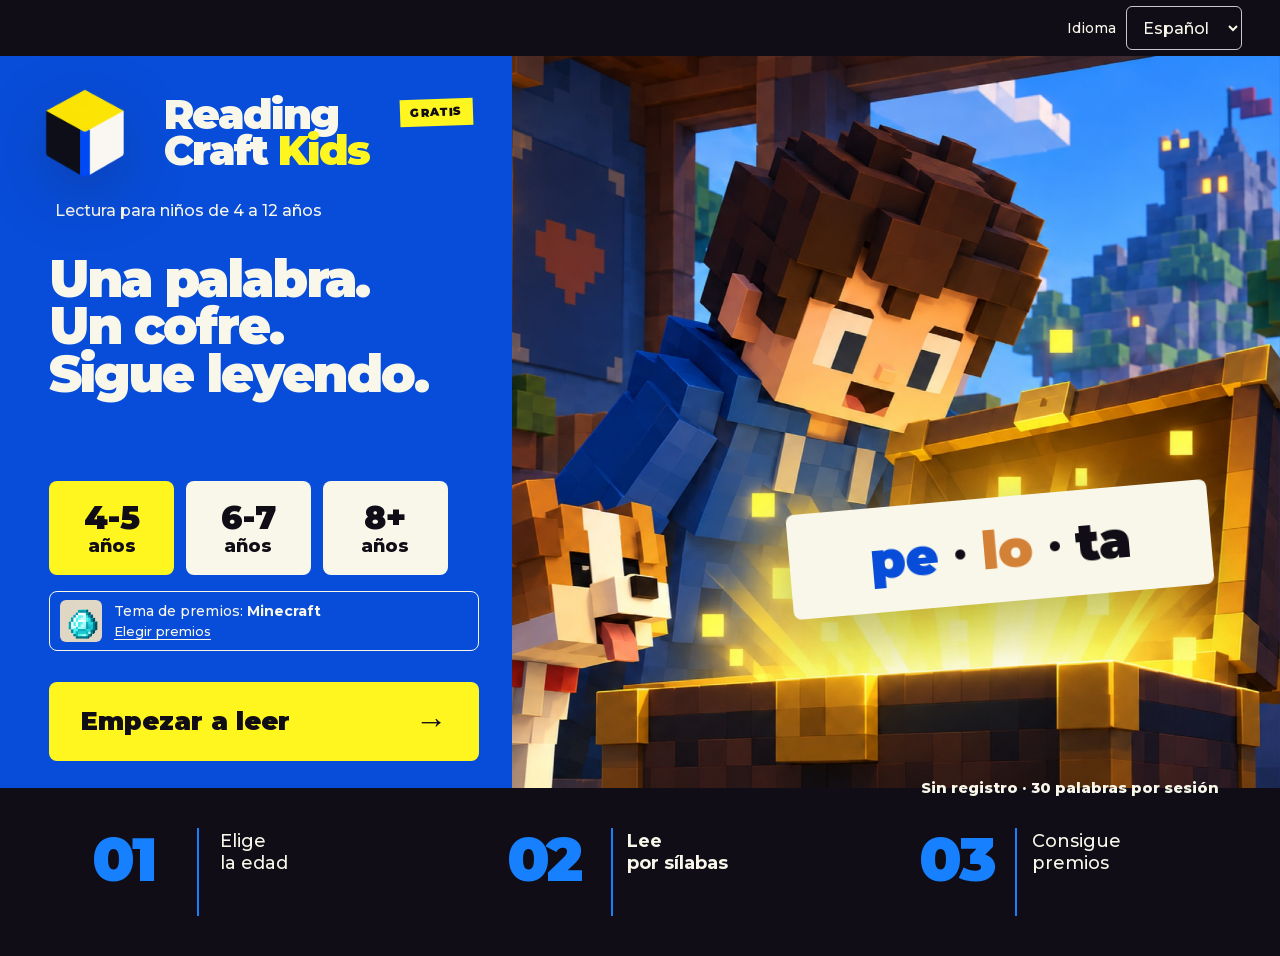
<file: es/index.html>
<!doctype html>
<html lang="es">
<head>
  <script src="/locale-routing.js"></script>
  <meta charset="utf-8">
  <meta name="viewport" content="width=device-width, initial-scale=1">
  <title>Practica la lectura gratis | Reading Craft Kids</title>
  <meta name="description" content="Lectura gratis para niños de 4 a 12 años: palabras por sílabas, tres niveles y premios de Minecraft. Sin registro.">
  <meta name="robots" content="index, follow, max-image-preview:large">
  <meta name="theme-color" content="#084dd9">
  <meta name="application-name" content="Reading Craft Kids">
  <link rel="canonical" href="https://readingcraftkids.com/es/">
  <link rel="alternate" hreflang="en" href="https://readingcraftkids.com/">
  <link rel="alternate" hreflang="es" href="https://readingcraftkids.com/es/">
  <link rel="alternate" hreflang="fr" href="https://readingcraftkids.com/fr/">
  <link rel="alternate" hreflang="ru" href="https://readingcraftkids.com/ru/">
  <link rel="alternate" hreflang="x-default" href="https://readingcraftkids.com/">
  <link rel="icon" href="/assets/reading-craft-mark.png" type="image/png">
  <link rel="apple-touch-icon" href="/assets/reading-craft-mark.png">
  <link rel="manifest" href="/es/site.webmanifest">
  <meta property="og:type" content="website">
  <meta property="og:locale" content="es_ES">
  <meta property="og:site_name" content="Reading Craft Kids">
  <meta property="og:title" content="Lectura gratis para niños | Reading Craft Kids">
  <meta property="og:description" content="Lee palabras, abre cofres y colecciona premios de Minecraft. Lectura gratis de 4 a 12 años, sin registro.">
  <meta property="og:url" content="https://readingcraftkids.com/es/">
  <meta property="og:image" content="https://readingcraftkids.com/assets/plates/voxel-hero-scene.jpg">
  <meta property="og:image:width" content="1536">
  <meta property="og:image:height" content="1536">
  <meta property="og:image:alt" content="Un niño lee una palabra y abre un cofre con un premio">
  <meta name="twitter:card" content="summary_large_image">
  <meta name="twitter:title" content="Lectura gratis para niños | Reading Craft Kids">
  <meta name="twitter:description" content="Lectura gratis: palabras por sílabas, tres niveles y premios. Sin registro.">
  <meta name="twitter:image" content="https://readingcraftkids.com/assets/plates/voxel-hero-scene.jpg">
  <meta name="twitter:image:alt" content="Un niño lee una palabra y abre un cofre con un premio">
  <link rel="preload" as="image" href="/assets/plates/voxel-hero-scene.jpg" fetchpriority="high">
  <script type="application/ld+json">
    {
      "@context": "https://schema.org",
      "@type": "EducationalApplication",
      "name": "Reading Craft Kids",
      "alternateName": "Lee y colecciona",
      "url": "https://readingcraftkids.com/es/",
      "description": "Práctica gratuita de lectura de palabras en español para niños de 4 a 12 años, con sílabas, tres niveles y premios.",
      "applicationCategory": "EducationalApplication",
      "operatingSystem": "Web",
      "inLanguage": "es",
      "isAccessibleForFree": true,
      "offers": {
        "@type": "Offer",
        "price": "0",
        "priceCurrency": "RUB",
        "availability": "https://schema.org/InStock"
      },
      "educationalUse": "Práctica de lectura por sílabas",
      "audience": {
        "@type": "EducationalAudience",
        "educationalRole": "student",
        "suggestedMinAge": 4,
        "suggestedMaxAge": 12
      }
    }
  </script>
  <style>
    :root {
      --bg: #eef5df;
      --ink: #20301e;
      --muted: #53664d;
      --accent: #5c9544;
      --accent-dark: #356c2c;
      --blue: #438bb8;
      --green: #5c9544;
      --panel: #fffdf4;
      --gold: #f1b83b;
      --shadow: 0 22px 50px rgba(53, 83, 44, 0.18);
      font-family: "Trebuchet MS", Verdana, sans-serif;
    }

    * {
      box-sizing: border-box;
    }

    body {
      margin: 0;
      min-height: 100dvh;
      background:
        radial-gradient(circle at 18% 18%, rgba(241, 184, 59, 0.24), transparent 28%),
        radial-gradient(circle at 88% 28%, rgba(67, 139, 184, 0.2), transparent 30%),
        linear-gradient(135deg, #fbfff2 0%, var(--bg) 55%, #e6f3dc 100%);
      color: var(--ink);
    }

    button {
      font: inherit;
    }

    [hidden] {
      display: none !important;
    }

    .page {
      min-height: 100dvh;
      display: grid;
      place-items: center;
      padding: 28px;
    }

    .trainer {
      width: min(1160px, 100%);
      min-height: min(760px, calc(100dvh - 56px));
      display: grid;
      grid-template-rows: auto auto auto auto auto;
      gap: 22px;
      padding: clamp(22px, 3vw, 38px);
      border: 3px solid rgba(36, 26, 18, 0.08);
      border-radius: 18px;
      background: rgba(255, 255, 255, 0.78);
      box-shadow: var(--shadow);
    }

    .top {
      display: flex;
      align-items: center;
      justify-content: space-between;
      gap: 16px;
    }

    .title {
      margin: 0;
      font-size: clamp(30px, 5vw, 58px);
      line-height: 1;
      letter-spacing: 0;
    }

    .counter {
      min-width: 88px;
      padding: 12px 16px;
      border: 2px solid rgba(36, 26, 18, 0.08);
      border-radius: 12px;
      background: #f4edcf;
      color: var(--muted);
      text-align: center;
      font-size: 20px;
      font-weight: 800;
    }

    .top-tools {
      display: grid;
      justify-items: end;
      gap: 9px;
    }

    .level-change {
      padding: 8px 12px;
      border: 2px solid rgba(53, 83, 44, 0.14);
      border-radius: 10px;
      background: rgba(255, 253, 244, 0.92);
      color: var(--muted);
      cursor: pointer;
      font-size: 15px;
      font-weight: 900;
    }

    .level-change:hover {
      background: #f4edcf;
      color: var(--ink);
    }

    .level-change:focus-visible,
    .level-option:focus-visible {
      outline: 5px solid rgba(241, 184, 59, 0.72);
      outline-offset: 4px;
    }

    .stage {
      display: grid;
      place-items: center;
      min-height: 356px;
      text-align: center;
    }

    .level-view {
      width: 100%;
      overflow: hidden;
      border-radius: 16px;
      background: var(--panel);
      box-shadow: inset 0 0 0 2px rgba(36, 26, 18, 0.06);
    }

    .welcome {
      display: grid;
      grid-template-columns: minmax(0, 1.25fr) minmax(250px, 0.75fr);
      align-items: center;
      gap: clamp(28px, 5vw, 68px);
      padding: clamp(30px, 4.6vw, 56px);
      background: linear-gradient(120deg, #fffdf4 0%, #f8f4df 100%);
    }

    .welcome-copy {
      text-align: left;
    }

    .welcome-title {
      max-width: 15ch;
      margin: 0 0 18px;
      font-size: clamp(34px, 4.8vw, 62px);
      font-weight: 900;
      line-height: 0.98;
      letter-spacing: -0.03em;
      text-wrap: balance;
    }

    .welcome-lead {
      max-width: 54ch;
      margin: 0;
      color: var(--muted);
      font-size: clamp(18px, 2.1vw, 23px);
      font-weight: 700;
      line-height: 1.45;
    }

    .welcome-lead strong {
      color: var(--accent-dark);
    }

    .welcome-demo {
      display: grid;
      justify-items: center;
      gap: 14px;
      color: var(--muted);
    }

    .demo-word {
      display: flex;
      gap: 7px;
      color: var(--ink);
      font-size: clamp(24px, 3vw, 34px);
      font-weight: 900;
    }

    .demo-word span:nth-child(1) {
      color: var(--blue);
    }

    .demo-word span:nth-child(2) {
      color: var(--green);
    }

    .demo-word span:nth-child(3) {
      color: #d38136;
    }

    .welcome-chest {
      width: min(184px, 70%);
      height: auto;
      filter: drop-shadow(0 16px 14px rgba(69, 49, 24, 0.2));
      animation: welcome-chest 650ms cubic-bezier(0.16, 1, 0.3, 1) both;
    }

    .welcome-demo p {
      max-width: 27ch;
      margin: 0;
      font-size: 16px;
      font-weight: 800;
      line-height: 1.4;
      text-align: center;
    }

    .level-picker {
      padding: clamp(24px, 3.4vw, 38px) clamp(26px, 4.6vw, 56px) clamp(30px, 4.6vw, 52px);
      border-top: 2px solid rgba(53, 83, 44, 0.08);
      background: #fffdf4;
    }

    .level-heading {
      display: flex;
      align-items: baseline;
      justify-content: space-between;
      gap: 20px;
      margin-bottom: 20px;
      text-align: left;
    }

    .level-heading h3 {
      margin: 0;
      font-size: clamp(23px, 2.8vw, 32px);
      line-height: 1.1;
    }

    .level-heading p {
      max-width: 38ch;
      margin: 0;
      color: var(--muted);
      font-size: 15px;
      font-weight: 800;
      line-height: 1.4;
      text-align: right;
    }

    .level-options {
      display: grid;
      grid-template-columns: repeat(3, minmax(0, 1fr));
      gap: 14px;
    }

    .level-option {
      min-height: 142px;
      display: grid;
      place-items: center;
      align-content: center;
      gap: 8px;
      padding: 20px 14px;
      border: 3px solid rgba(53, 83, 44, 0.13);
      border-radius: 16px;
      background: #f4edcf;
      color: var(--ink);
      cursor: pointer;
      transition: transform 160ms ease, border-color 160ms ease, box-shadow 160ms ease;
    }

    .level-option:hover {
      transform: translateY(-4px);
      border-color: var(--accent);
      box-shadow: 0 12px 24px rgba(53, 83, 44, 0.14);
    }

    .level-option:active {
      transform: translateY(-1px) scale(0.99);
    }

    .level-age {
      font-size: clamp(26px, 3.4vw, 38px);
      font-weight: 900;
      line-height: 1;
    }

    .level-detail {
      color: var(--muted);
      font-size: 16px;
      font-weight: 800;
    }

    .word-card {
      width: 100%;
      padding: clamp(38px, 5vw, 64px) clamp(24px, 5vw, 64px);
      border-radius: 16px;
      background: var(--panel);
      box-shadow: inset 0 0 0 2px rgba(36, 26, 18, 0.06);
    }

    .hint {
      margin: 0 0 24px;
      color: var(--muted);
      font-size: clamp(19px, 2.8vw, 28px);
      font-weight: 800;
    }

    .syllables {
      display: flex;
      flex-wrap: wrap;
      align-items: center;
      justify-content: center;
      gap: clamp(8px, 1.4vw, 16px);
      min-height: 122px;
      color: var(--ink);
      font-size: clamp(54px, 6.6vw, 96px);
      font-weight: 900;
      line-height: 1;
    }

    .syllable {
      display: inline-grid;
      place-items: center;
      min-width: 1.25em;
      padding: 0.08em 0.14em 0.13em;
      border-radius: 14px;
      background: #f4edcf;
      box-shadow: inset 0 -7px 0 rgba(92, 149, 68, 0.2);
    }

    .syllables.is-four {
      font-size: clamp(44px, 5.2vw, 74px);
      gap: clamp(5px, 1vw, 10px);
    }

    .syllables.is-long {
      font-size: clamp(32px, 4.2vw, 60px);
      gap: clamp(4px, 0.7vw, 8px);
    }

    .dash {
      color: var(--accent);
      transform: translateY(-0.05em);
    }

    .gift-view {
      display: none;
      width: 100%;
      animation: pop 420ms cubic-bezier(.16, 1, .3, 1);
    }

    .gift-view.is-visible {
      display: block;
    }

    .gift-reveal {
      display: grid;
      grid-template-columns: minmax(220px, 0.86fr) minmax(280px, 1fr);
      align-items: center;
      gap: clamp(24px, 4vw, 54px);
      width: min(780px, 100%);
      margin: 0 auto 24px;
    }

    .gift-box {
      width: 100%;
      height: auto;
      display: block;
      filter: drop-shadow(0 20px 30px rgba(65, 97, 130, 0.18));
    }

    .reward-card {
      min-height: 310px;
      display: grid;
      place-items: center;
      align-content: center;
      gap: 10px;
      padding: 24px;
      border: 3px solid rgba(255, 122, 61, 0.2);
      border-radius: 16px;
      background: #f4edcf;
      box-shadow: 0 18px 36px rgba(53, 83, 44, 0.16);
    }

    .reward-label {
      margin: 0;
      color: var(--muted);
      font-size: clamp(18px, 2vw, 24px);
      font-weight: 800;
    }

    .reward-emoji {
      display: block;
      font-size: clamp(108px, 12vw, 160px);
      line-height: 1;
      filter: drop-shadow(0 12px 16px rgba(129, 83, 35, 0.16));
      animation: reward-pop 560ms cubic-bezier(.16, 1, .3, 1) 80ms both;
    }

    .reward-name {
      margin: 0;
      color: var(--ink);
      font-size: clamp(28px, 4vw, 46px);
      font-weight: 900;
      line-height: 1;
    }

    .gift-title {
      margin: 0;
      font-size: clamp(38px, 8vw, 76px);
      line-height: 1;
    }

    .gift-text {
      margin: 14px 0 0;
      color: var(--muted);
      font-size: clamp(20px, 3vw, 28px);
      font-weight: 800;
    }

    .actions {
      display: flex;
      justify-content: center;
      gap: 14px;
      flex-wrap: wrap;
    }

    .primary,
    .secondary {
      min-height: 66px;
      padding: 0 28px;
      border: 0;
      border-radius: 14px;
      cursor: pointer;
      font-size: clamp(22px, 3.2vw, 32px);
      font-weight: 900;
      transition: transform 160ms ease, box-shadow 160ms ease, background 160ms ease;
    }

    .primary {
      background: var(--accent);
      color: #fff;
      box-shadow: 0 10px 0 var(--accent-dark), 0 18px 28px rgba(53, 108, 44, 0.22);
    }

    .secondary {
      display: inline-flex;
      align-items: center;
      justify-content: center;
      background: var(--blue);
      color: #fff;
      box-shadow: 0 10px 0 #2d6488, 0 18px 28px rgba(45, 100, 136, 0.2);
    }

    .secondary.is-visible {
      display: inline-block;
    }

    .primary:hover,
    .secondary:hover {
      transform: translateY(-2px);
    }

    .primary:active,
    .secondary:active {
      transform: translateY(5px);
      box-shadow: 0 5px 0 var(--accent-dark), 0 10px 18px rgba(53, 108, 44, 0.18);
    }

    .secondary:active {
      box-shadow: 0 5px 0 #2d6488, 0 10px 18px rgba(45, 100, 136, 0.18);
    }

    .primary:focus-visible,
    .secondary:focus-visible {
      outline: 5px solid rgba(241, 184, 59, 0.72);
      outline-offset: 5px;
    }

    .progress {
      height: 14px;
      overflow: hidden;
      border-radius: 999px;
      background: rgba(36, 26, 18, 0.08);
    }

    .progress-bar {
      width: 100%;
      height: 100%;
      border-radius: inherit;
      background: var(--green);
      transform: scaleX(0);
      transform-origin: left center;
      transition: transform 340ms ease;
    }

    @keyframes pop {
      from {
        opacity: 0;
        transform: scale(0.82) translateY(20px);
      }
      to {
        opacity: 1;
        transform: scale(1) translateY(0);
      }
    }

    @keyframes reward-pop {
      from {
        opacity: 0;
        transform: translateX(-26px) scale(0.58) rotate(-8deg);
      }
      to {
        opacity: 1;
        transform: translateX(0) scale(1) rotate(0);
      }
    }

    .screen {
      width: 100%;
    }

    .screen-title {
      margin: 0;
      font-size: clamp(32px, 5vw, 54px);
      line-height: 1.05;
    }

    .screen-text {
      margin: 12px auto 0;
      max-width: 42ch;
      color: var(--muted);
      font-size: clamp(19px, 2.4vw, 25px);
      font-weight: 800;
      line-height: 1.35;
    }

    .chest-view {
      animation: pop 300ms cubic-bezier(.16, 1, .3, 1);
    }

    .chest-button {
      display: inline-grid;
      justify-items: center;
      gap: 2px;
      margin-top: 10px;
      padding: 4px 22px 12px;
      border: 0;
      border-radius: 16px;
      background: transparent;
      color: var(--ink);
      cursor: pointer;
      font-size: 22px;
      font-weight: 900;
      transition: transform 180ms cubic-bezier(.16, 1, .3, 1), background 180ms ease;
    }

    .chest-button:hover {
      transform: translateY(-4px) scale(1.02);
      background: rgba(92, 149, 68, 0.08);
    }

    .chest-button:active {
      transform: translateY(2px) scale(0.97);
    }

    .chest-button:focus-visible {
      outline: 5px solid rgba(241, 184, 59, 0.72);
      outline-offset: 4px;
    }

    .chest-image {
      width: min(290px, 46vw);
      height: auto;
      display: block;
      filter: drop-shadow(0 20px 24px rgba(53, 83, 44, 0.2));
      animation: chest-arrive 380ms cubic-bezier(.16, 1, .3, 1) both;
    }

    .reward-view {
      animation: pop 300ms cubic-bezier(.16, 1, .3, 1);
    }

    .reward-view .reward-card {
      width: min(520px, 100%);
      min-height: 318px;
      margin: 0 auto;
      padding: 22px 28px 26px;
      border-color: rgba(92, 149, 68, 0.26);
    }

    .sprite {
      display: block;
      flex: 0 0 auto;
      background-color: #eee8d7;
      background-repeat: no-repeat;
      background-size: 400% 400%;
    }

    .reward-sprite {
      width: 210px;
      height: 210px;
      border-radius: 16px;
      box-shadow: 0 14px 28px rgba(53, 83, 44, 0.16);
      animation: reward-pop 480ms cubic-bezier(.16, 1, .3, 1) both;
    }

    .reward-view .reward-name {
      margin-top: 14px;
      font-size: clamp(30px, 4vw, 46px);
    }

    .reward-view .gift-text {
      max-width: 38ch;
      margin-left: auto;
      margin-right: auto;
    }

    .collection-shelf {
      padding: 16px 18px;
      border: 2px solid rgba(53, 83, 44, 0.1);
      border-radius: 16px;
      background: rgba(244, 237, 207, 0.58);
    }

    .collection-head {
      display: flex;
      align-items: baseline;
      justify-content: space-between;
      gap: 16px;
      margin-bottom: 12px;
    }

    .collection-title {
      margin: 0;
      font-size: 22px;
      line-height: 1;
    }

    .collection-count {
      color: var(--muted);
      font-size: 18px;
      font-weight: 900;
    }

    .collection-list,
    .full-collection {
      margin: 0;
      padding: 0;
      list-style: none;
    }

    .collection-list {
      min-height: 50px;
      display: flex;
      flex-wrap: wrap;
      align-items: center;
      gap: 7px;
    }

    .collection-empty {
      color: var(--muted);
      font-size: 17px;
      font-weight: 700;
    }

    .loot-thumb {
      width: 48px;
      height: 48px;
      overflow: hidden;
      border: 2px solid rgba(53, 83, 44, 0.16);
      border-radius: 10px;
      background: #eee8d7;
    }

    .loot-thumb.is-new {
      animation: loot-added 320ms cubic-bezier(.16, 1, .3, 1) both;
    }

    .loot-thumb .sprite {
      width: 100%;
      height: 100%;
    }

    .collection-view {
      padding: 12px 0 4px;
    }

    .full-collection {
      display: grid;
      grid-template-columns: repeat(6, minmax(0, 1fr));
      gap: 12px;
      margin-top: 24px;
      text-align: center;
    }

    .collection-card {
      min-width: 0;
      padding: 10px 8px 12px;
      border-radius: 14px;
      background: #f4edcf;
      box-shadow: inset 0 0 0 2px rgba(53, 83, 44, 0.1);
    }

    .collection-card .sprite {
      width: min(112px, 100%);
      aspect-ratio: 1;
      margin: 0 auto 8px;
      border-radius: 10px;
    }

    .collection-card-name {
      margin: 0;
      overflow-wrap: anywhere;
      font-size: 14px;
      font-weight: 900;
      line-height: 1.15;
    }

    .sr-only {
      position: absolute;
      width: 1px;
      height: 1px;
      padding: 0;
      margin: -1px;
      overflow: hidden;
      clip: rect(0, 0, 0, 0);
      white-space: nowrap;
      border: 0;
    }

    @keyframes chest-arrive {
      from {
        opacity: 0;
        transform: translateY(18px) scale(0.88);
      }
      to {
        opacity: 1;
        transform: translateY(0) scale(1);
      }
    }

    @keyframes loot-added {
      from {
        opacity: 0;
        transform: translateY(-14px) scale(0.5);
      }
      to {
        opacity: 1;
        transform: translateY(0) scale(1);
      }
    }

    @keyframes welcome-chest {
      from {
        transform: translateY(12px) scale(0.96);
        filter: blur(2px) drop-shadow(0 8px 8px rgba(69, 49, 24, 0.12));
      }
      to {
        transform: translateY(0) scale(1);
        filter: blur(0) drop-shadow(0 16px 14px rgba(69, 49, 24, 0.2));
      }
    }

    @media (prefers-reduced-motion: reduce) {
      .gift-view,
      .reward-emoji,
      .chest-view,
      .reward-view,
      .welcome-chest,
      .chest-image,
      .reward-sprite,
      .loot-thumb.is-new {
        animation: none;
      }

      .primary,
      .secondary,
      .chest-button,
      .progress-bar {
        transition: none;
      }
    }

    @media (max-width: 900px) {
      .full-collection {
        grid-template-columns: repeat(4, minmax(0, 1fr));
      }
    }

    @media (max-width: 620px) {
      .page {
        padding: 14px;
      }

      .trainer {
        min-height: calc(100dvh - 28px);
        gap: 16px;
        border-radius: 16px;
      }

      .top {
        align-items: flex-start;
      }

      .title {
        max-width: 7ch;
      }

      .welcome {
        grid-template-columns: 1fr;
        gap: 24px;
      }

      .welcome-copy {
        text-align: center;
      }

      .welcome-title,
      .welcome-lead {
        margin-right: auto;
        margin-left: auto;
      }

      .welcome-title {
        font-size: clamp(34px, 10vw, 48px);
      }

      .welcome-chest {
        width: min(142px, 46vw);
      }

      .welcome-demo p {
        font-size: 15px;
      }

      .level-heading {
        display: block;
        text-align: center;
      }

      .level-heading p {
        margin: 8px auto 0;
        text-align: center;
      }

      .level-change {
        max-width: 120px;
        font-size: 13px;
      }

      .level-options {
        grid-template-columns: 1fr;
        gap: 10px;
      }

      .level-option {
        min-height: 96px;
        grid-template-columns: 1fr 1fr;
        gap: 12px;
        padding: 15px 18px;
        text-align: left;
      }

      .counter {
        min-width: 72px;
        padding: 10px 12px;
        font-size: 18px;
      }

      .word-card {
        padding-top: 46px;
        padding-bottom: 46px;
      }

      .syllables {
        font-size: clamp(38px, 10.5vw, 58px);
      }

      .syllables.is-four {
        font-size: clamp(31px, 8.6vw, 46px);
      }

      .stage {
        min-height: 330px;
      }

      .screen-title {
        font-size: clamp(29px, 9vw, 40px);
      }

      .chest-image {
        width: min(230px, 68vw);
      }

      .reward-view .reward-card {
        min-height: 284px;
        padding: 18px;
      }

      .reward-sprite {
        width: 165px;
        height: 165px;
      }

      .gift-reveal {
        grid-template-columns: minmax(110px, 0.8fr) minmax(150px, 1fr);
        gap: 12px;
      }

      .reward-card {
        min-height: 190px;
        padding: 18px 12px;
      }

      .reward-emoji {
        font-size: clamp(74px, 22vw, 116px);
      }

      .reward-name {
        font-size: clamp(24px, 8vw, 38px);
      }

      .collection-shelf {
        padding: 14px;
      }

      .collection-title {
        font-size: 19px;
      }

      .collection-count {
        font-size: 16px;
      }

      .loot-thumb {
        width: 40px;
        height: 40px;
      }

      .full-collection {
        grid-template-columns: repeat(2, minmax(0, 1fr));
        gap: 9px;
      }

      .primary,
      .secondary {
        width: 100%;
      }
    }
  </style>
  <link rel="stylesheet" href="/styles.css">
  <link rel="stylesheet" href="/localization.css">
  <link rel="stylesheet" href="/reward-themes.css">
</head>
<body>
  <nav class="language-bar" aria-label="Idioma">
    <label for="languageSelect">Idioma</label>
    <select id="languageSelect"><option value="/" lang="en">English</option><option value="/es/" lang="es" selected>Español</option><option value="/fr/" lang="fr">Français</option><option value="/ru/" lang="ru">Русский</option></select>
    <noscript><a href="/" lang="en">English</a> · <a href="/es/" lang="es">Español</a> · <a href="/fr/" lang="fr">Français</a> · <a href="/ru/" lang="ru">Русский</a></noscript>
  </nav>
  <main class="page">
    <section class="trainer" aria-label="Práctica de lectura por sílabas">
      <div class="top">
        <div class="brand-lockup" aria-label="Reading Craft Kids">
          <img class="brand-mark" src="/assets/reading-craft-mark.png" alt="">
          <span class="title">Reading<br>Craft <strong>Kids</strong></span>
          <span class="free-badge">Gratis</span>
        </div>
        <div class="top-tools">
          <div class="counter" id="counter" aria-live="polite" hidden><span id="score">0</span>/<span id="total">30</span></div>
          <button class="level-change" id="changeLevelButton" type="button" hidden>Cambiar edad</button>
        </div>
      </div>

      <div class="stage">
        <section class="screen level-view" id="levelView" aria-labelledby="levelTitle">
          <div class="welcome">
            <div class="welcome-copy">
              <p class="welcome-lead">Lectura para niños de 4 a 12 años</p>
              <h1 class="welcome-title" id="levelTitle">Una palabra.<br>Un cofre.<br>Sigue leyendo.</h1>
              <div class="level-picker">
                <noscript><p>Activa JavaScript para empezar una sesión de lectura.</p></noscript>
                <h2 class="sr-only">Elige la edad de tu hijo</h2>
                <div class="level-options" aria-label="Nivel de dificultad">
                  <button class="level-option" type="button" data-level="easy" aria-pressed="true">
                    <span class="level-age">4-5</span>
                    <span class="level-detail">años</span>
                  </button>
                  <button class="level-option" type="button" data-level="medium" aria-pressed="false">
                    <span class="level-age">6-7</span>
                    <span class="level-detail">años</span>
                  </button>
                  <button class="level-option" type="button" data-level="hard" aria-pressed="false">
                    <span class="level-age">8+</span>
                    <span class="level-detail">años</span>
                  </button>
                </div>
                <details class="reward-theme-picker" id="rewardThemePicker">
    <summary><span class="theme-summary-sprite" id="themeSummarySprite" aria-hidden="true"></span><span>Tema de premios: <strong id="themeSelectedName">Minecraft</strong><small>Elegir premios</small></span></summary>
    <fieldset id="themeOptions" disabled><legend>Elegir premios</legend><p class="theme-explainer">La misma práctica de lectura, con tus premios favoritos.</p><div class="theme-options">
    <label class="theme-option"><input type="radio" name="rewardTheme" value="minecraft" checked><span class="theme-option-content"><span class="theme-preview-sprite theme-preview-minecraft" aria-hidden="true"></span><span>Minecraft</span></span></label>
<label class="theme-option"><input type="radio" name="rewardTheme" value="dinosaurs"><span class="theme-option-content"><span class="theme-preview-sprite theme-preview-dinosaurs" aria-hidden="true"></span><span>Dinosaurios</span></span></label>
<label class="theme-option"><input type="radio" name="rewardTheme" value="space"><span class="theme-option-content"><span class="theme-preview-sprite theme-preview-space" aria-hidden="true"></span><span>Espacio</span></span></label>
<label class="theme-option"><input type="radio" name="rewardTheme" value="unicorns"><span class="theme-option-content"><span class="theme-preview-sprite theme-preview-unicorns" aria-hidden="true"></span><span>Unicornios</span></span></label>
<label class="theme-option"><input type="radio" name="rewardTheme" value="fairies"><span class="theme-option-content"><span class="theme-preview-sprite theme-preview-fairies" aria-hidden="true"></span><span>Hadas</span></span></label>
<label class="theme-option"><input type="radio" name="rewardTheme" value="garden"><span class="theme-option-content"><span class="theme-preview-sprite theme-preview-garden" aria-hidden="true"></span><span>Jardín de flores</span></span></label>
    </div><p id="themePrizeNote" class="theme-explainer">Los 30 premios originales de Minecraft.</p></fieldset>
  </details>
                <button class="start-game" id="startButton" type="button" disabled>Empezar a leer <span aria-hidden="true">→</span></button>
              </div>
            </div>
            <div class="welcome-demo" aria-label="Cómo se juega">
              <img class="welcome-scene" src="/assets/plates/voxel-hero-scene.jpg" alt="Un niño abre un cofre brillante con un premio" fetchpriority="high" decoding="async">
              <div class="demo-word" aria-label="Pelota, dividida en sílabas"><span>pe</span><i aria-hidden="true">•</i><span>lo</span><i aria-hidden="true">•</i><span>ta</span></div>
              <p>Sin registro · 30 palabras por sesión</p>
            </div>
          </div>
          <div class="steps-strip" aria-label="Cómo funciona una sesión">
            <div class="journey-step"><strong>01</strong><span>Elige<br>la edad</span></div>
            <div class="journey-step"><strong>02</strong><span>Lee<br>por sílabas</span></div>
            <div class="journey-step"><strong>03</strong><span>Consigue<br>premios</span></div>
          </div>
        </section>

        <section class="screen word-card" id="wordView" aria-labelledby="wordHint" hidden>
          <p class="hint" id="wordHint">Lee la palabra por sílabas</p>
          <div class="syllables" id="syllables" aria-live="polite"></div>
        </section>

        <section class="screen chest-view" id="chestView" aria-labelledby="chestTitle" hidden>
          <h2 class="screen-title" id="chestTitle">¡Has ganado un cofre!</h2>
          <p class="screen-text">Toca el cofre para descubrir tu premio</p>
          <button class="chest-button" id="chestButton" type="button" aria-label="Abrir el cofre con el premio">
            <img class="chest-image" src="/assets/minecraft-chest.png" alt="" aria-hidden="true" loading="lazy" decoding="async">
            <span>Abrir cofre</span>
          </button>
        </section>

        <section class="screen reward-view" id="rewardView" aria-labelledby="rewardName" hidden>
          <div class="reward-card">
            <p class="reward-label">Nuevo hallazgo</p>
            <span class="sprite reward-sprite" id="rewardSprite" aria-hidden="true"></span>
            <h2 class="reward-name" id="rewardName"></h2>
            <p class="gift-text" id="rewardText"></p>
          </div>
        </section>

        <section class="screen collection-view" id="collectionView" aria-labelledby="finalTitle" hidden>
          <h2 class="screen-title" id="finalTitle" tabindex="-1">¡Has conseguido todos los premios!</h2>
          <p class="screen-text" id="finalSummary"></p>
          <ul class="full-collection" id="fullCollection"></ul>
        </section>
      </div>

      <div class="actions">
        <button class="primary" id="readButton" type="button" hidden>Ya lo leí</button>
        <button class="secondary" id="nextButton" type="button" hidden>Siguiente palabra</button>
        <button class="secondary" id="restartButton" type="button" hidden>Volver a empezar</button>
      </div>

      <section class="collection-shelf" id="collectionShelf" aria-labelledby="collectionTitle" hidden>
        <div class="collection-head">
          <h2 class="collection-title" id="collectionTitle">Mis premios de Minecraft</h2>
          <output class="collection-count" id="collectionCount" aria-live="polite">0 de 30</output>
        </div>
        <ul class="collection-list" id="collectionList">
          <li class="collection-empty">Abre tu primer cofre para empezar tu colección</li>
        </ul>
      </section>

      <div class="progress" id="progressTrack" aria-hidden="true" hidden>
        <div class="progress-bar" id="progressBar"></div>
      </div>

      <p class="sr-only" id="announcer" aria-live="polite" aria-atomic="true"></p>
    </section>
  </main>

  <script src="/reward-themes.js"></script>
  <script>
    const METRIKA_ID = 112668334;

    function loadMetrika() {
      if (window.ym) return;

      (function (m, e, t, r, i, k, a) {
        m[i] = m[i] || function () { (m[i].a = m[i].a || []).push(arguments); };
        m[i].l = 1 * new Date();
        for (let index = 0; index < document.scripts.length; index += 1) {
          if (document.scripts[index].src === r) return;
        }
        k = e.createElement(t);
        a = e.getElementsByTagName(t)[0];
        k.async = true;
        k.src = r;
        a.parentNode.insertBefore(k, a);
      })(window, document, "script", `https://mc.yandex.ru/metrika/tag.js?id=${METRIKA_ID}`, "ym");

      window.ym(METRIKA_ID, "init", {
        clickmap: true,
        trackLinks: true,
        accurateTrackBounce: true
      });
    }

    loadMetrika();

    const SESSION_WORD_COUNT = 30;

    const difficulties = Object.freeze({"easy":{"label":"4–5 años"},"medium":{"label":"6–7 años"},"hard":{"label":"8+ años"}});

    const wordBanks = Object.freeze({"easy":[["ca","sa"],["me","sa"],["so","pa"],["ma","no"],["lu","na"],["cu","na"],["ga","to"],["pa","to"],["lo","bo"],["fo","ca"],["va","ca"],["mo","no"],["ra","na"],["ra","ta"],["pe","ro"],["pe","ra"],["pi","no"],["pe","lo"],["te","la"],["ta","za"],["bo","ta"],["bo","ca"],["be","so"],["da","do"],["de","do"],["la","na"],["lo","ma"],["li","ma"],["ma","pa"],["pi","pa"]],"medium":[["pe","lo","ta"],["ma","le","ta"],["ca","mi","no"],["ca","mi","sa"],["co","mi","da"],["mo","ne","da"],["to","ma","te"],["pa","lo","ma"],["ba","na","na"],["za","pa","to"],["a","mi","go"],["a","be","ja"],["o","ve","ja"],["es","cue","la"],["es","tre","lla"],["tor","tu","ga"],["ca","ba","llo"],["ven","ta","na"],["man","za","na"],["cu","cha","ra"],["te","ne","dor"],["ca","ra","col"],["co","ne","jo"],["ga","lli","na"],["ce","re","za"],["na","ran","ja"],["plá","ta","no"],["pá","ja","ro"],["mú","si","ca"],["sá","ba","do"]],"hard":[["ma","ri","po","sa"],["bi","ci","cle","ta"],["e","le","fan","te"],["co","co","dri","lo"],["di","no","sau","rio"],["cho","co","la","te"],["ca","ra","me","lo"],["ca","mi","se","ta"],["za","pa","ti","lla"],["te","lé","fo","no"],["he","li","cóp","te","ro"],["ri","no","ce","ron","te"],["hi","po","pó","ta","mo"],["bi","blio","te","ca"],["a","ven","tu","ra"],["u","ni","ver","so"],["pri","ma","ve","ra"],["na","tu","ra","le","za"],["se","má","fo","ro"],["bo","lí","gra","fo"],["ca","len","da","rio"],["or","de","na","dor"],["com","pu","ta","do","ra"],["as","tro","nau","ta"],["te","les","co","pio"],["la","bo","ra","to","rio"],["i","ma","gi","na","ción"],["fo","to","gra","fí","a"],["a","be","ce","da","rio"],["va","ca","cio","nes"]]});

    const rewards = [{"atlas":"items1","sprite":10,"name":"Galleta","text":"¡Nuevo premio en tu colección!"},{"atlas":"items1","sprite":5,"name":"Redstone","text":"¡Nuevo premio en tu colección!"},{"atlas":"characters","sprite":8,"name":"Abeja","text":"¡Nuevo premio en tu colección!"},{"atlas":"items1","sprite":4,"name":"Lapislázuli","text":"¡Nuevo premio en tu colección!"},{"atlas":"items1","sprite":14,"name":"Brújula","text":"¡Nuevo premio en tu colección!"},{"atlas":"characters","sprite":0,"name":"Steve","text":"¡Nuevo premio en tu colección!"},{"atlas":"items1","sprite":2,"name":"Lingote de oro","text":"¡Nuevo premio en tu colección!"},{"atlas":"items1","sprite":1,"name":"Esmeralda","text":"¡Nuevo premio en tu colección!"},{"atlas":"characters","sprite":9,"name":"Lobo","text":"¡Nuevo premio en tu colección!"},{"atlas":"items1","sprite":3,"name":"Fragmento de amatista","text":"¡Nuevo premio en tu colección!"},{"atlas":"items1","sprite":7,"name":"Libro encantado","text":"¡Nuevo premio en tu colección!"},{"atlas":"characters","sprite":1,"name":"Alex","text":"¡Nuevo premio en tu colección!"},{"atlas":"items1","sprite":6,"name":"Perla de ender","text":"¡Nuevo premio en tu colección!"},{"atlas":"items1","sprite":11,"name":"Frasco de miel","text":"¡Nuevo premio en tu colección!"},{"atlas":"characters","sprite":4,"name":"Aldeano","text":"¡Nuevo premio en tu colección!"},{"atlas":"items1","sprite":8,"name":"Manzana dorada","text":"¡Nuevo premio en tu colección!"},{"atlas":"items1","sprite":9,"name":"Tarta","text":"¡Nuevo premio en tu colección!"},{"atlas":"characters","sprite":2,"name":"Creeper","text":"¡Nuevo premio en tu colección!"},{"atlas":"items2","sprite":0,"name":"Lingote de hierro","text":"¡Nuevo premio en tu colección!"},{"atlas":"items2","sprite":2,"name":"Casco de diamante","text":"¡Nuevo premio en tu colección!"},{"atlas":"characters","sprite":11,"name":"Zorro","text":"¡Nuevo premio en tu colección!"},{"atlas":"items2","sprite":3,"name":"Peto de diamante","text":"¡Nuevo premio en tu colección!"},{"atlas":"items1","sprite":15,"name":"Pico de diamante","text":"¡Nuevo premio en tu colección!"},{"atlas":"characters","sprite":3,"name":"Enderman","text":"¡Nuevo premio en tu colección!"},{"atlas":"items2","sprite":1,"name":"Lingote de netherita","text":"¡Nuevo premio en tu colección!"},{"atlas":"items1","sprite":0,"name":"Diamante","text":"¡Nuevo premio en tu colección!"},{"atlas":"characters","sprite":10,"name":"Ajolote","text":"¡Nuevo premio en tu colección!"},{"atlas":"characters","sprite":5,"name":"Gólem de hierro","text":"¡Nuevo premio en tu colección!"},{"atlas":"items1","sprite":13,"name":"Élitros","text":"¡Nuevo premio en tu colección!"},{"atlas":"items1","sprite":12,"name":"Tótem de inmortalidad","text":"¡Nuevo premio en tu colección!"}];

    let cards = [];
    let pendingDifficulty = "easy";

    const atlasFiles = {
      items1: "/assets/minecraft-prizes-atlas.png",
      items2: "/assets/minecraft-prizes-atlas-2.png",
      characters: "/assets/minecraft-characters-atlas.png"
    };

    const Screen = Object.freeze({
      LEVEL: "level",
      WORD: "word",
      CHEST: "chest",
      REWARD: "reward",
      COLLECTION: "collection"
    });

    const syllables = document.querySelector("#syllables");
    const trainer = document.querySelector(".trainer");
    const levelView = document.querySelector("#levelView");
    const levelButtons = [...document.querySelectorAll("[data-level]")];
    const startButton = document.querySelector("#startButton");
    const wordView = document.querySelector("#wordView");
    const chestView = document.querySelector("#chestView");
    const rewardView = document.querySelector("#rewardView");
    const collectionView = document.querySelector("#collectionView");
    const chestButton = document.querySelector("#chestButton");
    const readButton = document.querySelector("#readButton");
    const nextButton = document.querySelector("#nextButton");
    const restartButton = document.querySelector("#restartButton");
    const changeLevelButton = document.querySelector("#changeLevelButton");
    const counter = document.querySelector("#counter");
    const score = document.querySelector("#score");
    const total = document.querySelector("#total");
    const progressBar = document.querySelector("#progressBar");
    const rewardSprite = document.querySelector("#rewardSprite");
    const rewardName = document.querySelector("#rewardName");
    const rewardText = document.querySelector("#rewardText");
    const collectionShelf = document.querySelector("#collectionShelf");
    const progressTrack = document.querySelector("#progressTrack");
    const collectionCount = document.querySelector("#collectionCount");
    const collectionList = document.querySelector("#collectionList");
    const fullCollection = document.querySelector("#fullCollection");
    const finalTitle = document.querySelector("#finalTitle");
    const finalSummary = document.querySelector("#finalSummary");
    const announcer = document.querySelector("#announcer");

    let state = {
      screen: Screen.LEVEL,
      currentIndex: 0,
      collected: [],
      difficulty: null
    };

    function shuffle(items) {
      const result = [...items];

      for (let index = result.length - 1; index > 0; index -= 1) {
        const randomIndex = Math.floor(Math.random() * (index + 1));
        [result[index], result[randomIndex]] = [result[randomIndex], result[index]];
      }

      return result;
    }

    function buildCards(difficulty) {
      const words = shuffle(wordBanks[difficulty]).slice(0, SESSION_WORD_COUNT);
      const shuffledRewards = window.RCKThemes ? window.RCKThemes.rewards(rewards,words.length) : shuffle(rewards);
      return words.map((parts, index) => ({ parts, reward: shuffledRewards[index] }));
    }

    function spritePosition(index) {
      const column = index % 4;
      const row = Math.floor(index / 4);
      return `${column * 100 / 3}% ${row * 100 / 3}%`;
    }

    function applySprite(element, reward) {
      if(window.RCKThemes?.applySprite(element,reward)) return;
      element.style.backgroundSize="400% 400%";
      element.style.backgroundImage = `url("${atlasFiles[reward.atlas]}")`;
      element.style.backgroundPosition = spritePosition(reward.sprite);
    }

    function createSprite(reward) {
      const sprite = document.createElement("span");
      sprite.className = "sprite";
      sprite.setAttribute("aria-hidden", "true");
      applySprite(sprite, reward);
      return sprite;
    }

    function renderWord() {
      const parts = cards[state.currentIndex].parts;
      const fragment = document.createDocumentFragment();

      syllables.replaceChildren();
      syllables.classList.toggle("is-four", parts.length === 4);
      syllables.classList.toggle("is-long", parts.length >= 5);

      parts.forEach((part, index) => {
        const syllable = document.createElement("span");
        syllable.className = "syllable";
        syllable.textContent = part;
        fragment.append(syllable);

        if (index < parts.length - 1) {
          const dash = document.createElement("span");
          dash.className = "dash";
          dash.textContent = "-";
          fragment.append(dash);
        }
      });

      syllables.append(fragment);
    }

    function renderReward() {
      const reward = cards[state.currentIndex].reward;
      applySprite(rewardSprite, reward);
      rewardName.textContent = reward.name;
      rewardText.textContent = reward.text;
    }

    function renderCollectionShelf() {
      collectionList.replaceChildren();

      if (state.collected.length === 0) {
        const empty = document.createElement("li");
        empty.className = "collection-empty";
        empty.textContent = "Abre tu primer cofre para empezar tu colección";
        collectionList.append(empty);
        return;
      }

      state.collected.forEach((reward, index) => {
        const item = document.createElement("li");
        item.className = "loot-thumb";
        item.title = `${index + 1}. ${reward.name}`;

        if (state.screen === Screen.REWARD && index === state.collected.length - 1) {
          item.classList.add("is-new");
        }

        const label = document.createElement("span");
        label.className = "sr-only";
        label.textContent = `${index + 1}. ${reward.name}`;
        item.append(createSprite(reward), label);
        collectionList.append(item);
      });
    }

    function renderFullCollection() {
      fullCollection.replaceChildren();

      state.collected.forEach((reward, index) => {
        const item = document.createElement("li");
        item.className = "collection-card";

        const name = document.createElement("p");
        name.className = "collection-card-name";
        name.textContent = `${index + 1}. ${reward.name}`;

        item.append(createSprite(reward), name);
        fullCollection.append(item);
      });
    }

    function render() {
      const { screen, currentIndex, collected, difficulty } = state;
      const choosingLevel = screen === Screen.LEVEL;
      const cardCount = cards.length;

      trainer.classList.toggle("is-playing", !choosingLevel);
      levelView.hidden = !choosingLevel;
      wordView.hidden = screen !== Screen.WORD;
      chestView.hidden = screen !== Screen.CHEST;
      rewardView.hidden = screen !== Screen.REWARD;
      collectionView.hidden = screen !== Screen.COLLECTION;
      readButton.hidden = screen !== Screen.WORD;
      nextButton.hidden = screen !== Screen.REWARD;
      restartButton.hidden = screen !== Screen.COLLECTION;
      counter.hidden = choosingLevel;
      changeLevelButton.hidden = choosingLevel;
      collectionShelf.hidden = choosingLevel || screen === Screen.COLLECTION;
      progressTrack.hidden = choosingLevel;
      startButton.disabled = !pendingDifficulty;

      score.textContent = collected.length;
      total.textContent = cardCount;
      collectionCount.textContent = `${collected.length} de ${cardCount}`;
      progressBar.style.transform = `scaleX(${cardCount ? collected.length / cardCount : 0})`;
      nextButton.textContent = currentIndex === cardCount - 1
        ? "Ver todos los premios"
        : "Siguiente palabra";

      if (difficulty) {
        changeLevelButton.textContent = `${difficulties[difficulty].label} · cambiar`;
        finalSummary.textContent = `¡Has leído ${cardCount} palabras del nivel ${difficulties[difficulty].label} y completado tu colección!`;
      }

      if (screen === Screen.WORD) renderWord();
      if (screen === Screen.REWARD) renderReward();
      if (screen === Screen.COLLECTION) renderFullCollection();
      if (!choosingLevel) renderCollectionShelf();
    }

    function startGame(difficulty) {
      if (!wordBanks[difficulty]) return;

      pendingDifficulty = difficulty;
      cards = buildCards(difficulty);
      state = {
        screen: Screen.WORD,
        currentIndex: 0,
        collected: [],
        difficulty
      };
      render();
      announcer.textContent = `Nivel ${difficulties[difficulty].label} seleccionado. Empieza una nueva partida.`;
      readButton.focus();
    }

    function chooseAnotherLevel() {
      cards = [];
      pendingDifficulty = null;
      levelButtons.forEach((button) => button.setAttribute("aria-pressed", "false"));
      state = {
        screen: Screen.LEVEL,
        currentIndex: 0,
        collected: [],
        difficulty: null
      };
      render();
      announcer.textContent = "Elige una edad para una nueva partida.";
      levelButtons[0].focus();
    }

    function confirmRead() {
      if (state.screen !== Screen.WORD) return;
      state.screen = Screen.CHEST;
      render();
      chestButton.focus();
    }

    function openChest() {
      if (state.screen !== Screen.CHEST) return;

      const reward = cards[state.currentIndex].reward;
      state.screen = Screen.REWARD;
      state.collected.push(reward);
      render();
      announcer.textContent = `Premio descubierto: ${reward.name}. Tienes ${state.collected.length} de ${cards.length}.`;
      nextButton.focus();
    }

    function advance() {
      if (state.screen !== Screen.REWARD) return;

      if (state.currentIndex === cards.length - 1) {
        state.screen = Screen.COLLECTION;
        render();
        announcer.textContent = `Has conseguido los ${cards.length} premios. Tu colección completa está abierta.`;
        finalTitle.focus();
        return;
      }

      state.currentIndex += 1;
      state.screen = Screen.WORD;
      render();
      readButton.focus();
    }

    function restart() {
      startGame(state.difficulty);
    }

    levelButtons.forEach((button) => {
      button.addEventListener("click", () => {
        pendingDifficulty = button.dataset.level;
        levelButtons.forEach((option) => {
          option.setAttribute("aria-pressed", String(option === button));
        });
        startButton.disabled = false;
        announcer.textContent = `Nivel ${difficulties[pendingDifficulty].label} seleccionado. Pulsa Empezar a leer.`;
      });
    });
    startButton.addEventListener("click", () => startGame(pendingDifficulty));
    readButton.addEventListener("click", confirmRead);
    chestButton.addEventListener("click", openChest);
    nextButton.addEventListener("click", advance);
    restartButton.addEventListener("click", restart);
    changeLevelButton.addEventListener("click", chooseAnotherLevel);


    const languageSelect = document.querySelector('#languageSelect');
    languageSelect.addEventListener('change', () => {
      const target = languageSelect.value;
      if (!["/","/es/","/fr/","/ru/"].includes(target)) return;
      if (state.screen !== Screen.LEVEL && state.screen !== Screen.COLLECTION && !window.confirm("Cambiar de idioma inicia una nueva sesión. ¿Continuar?")) {
        languageSelect.value = "/es/";
        return;
      }
      window.location.assign(window.RCKLocale?.choose(target) || target);
    });

    render();
  </script>
</body>
</html>
</file>
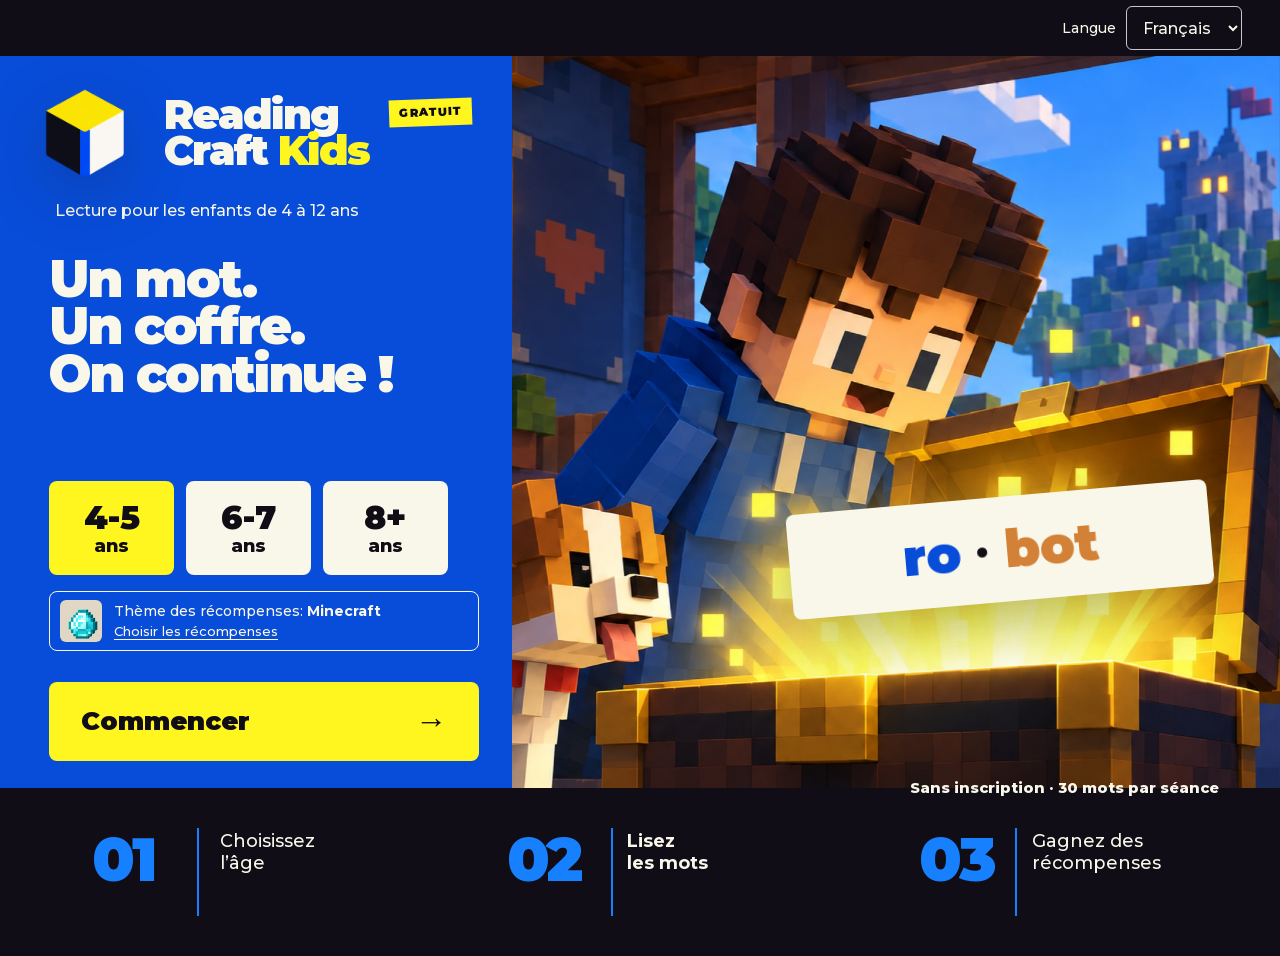
<file: fr/index.html>
<!doctype html>
<html lang="fr">
<head>
  <script src="/locale-routing.js"></script>
  <meta charset="utf-8">
  <meta name="viewport" content="width=device-width, initial-scale=1">
  <title>Lecture gratuite pour enfants | Reading Craft Kids</title>
  <meta name="description" content="Lecture gratuite pour les 4–12 ans : mots en syllabes, trois niveaux et récompenses Minecraft. Sans inscription.">
  <meta name="robots" content="index, follow, max-image-preview:large">
  <meta name="theme-color" content="#084dd9">
  <meta name="application-name" content="Reading Craft Kids">
  <link rel="canonical" href="https://readingcraftkids.com/fr/">
  <link rel="alternate" hreflang="en" href="https://readingcraftkids.com/">
  <link rel="alternate" hreflang="es" href="https://readingcraftkids.com/es/">
  <link rel="alternate" hreflang="fr" href="https://readingcraftkids.com/fr/">
  <link rel="alternate" hreflang="ru" href="https://readingcraftkids.com/ru/">
  <link rel="alternate" hreflang="x-default" href="https://readingcraftkids.com/">
  <link rel="icon" href="/assets/reading-craft-mark.png" type="image/png">
  <link rel="apple-touch-icon" href="/assets/reading-craft-mark.png">
  <link rel="manifest" href="/fr/site.webmanifest">
  <meta property="og:type" content="website">
  <meta property="og:locale" content="fr_FR">
  <meta property="og:site_name" content="Reading Craft Kids">
  <meta property="og:title" content="Lecture gratuite pour enfants | Reading Craft Kids">
  <meta property="og:description" content="Lis des mots, ouvre des coffres et collectionne des récompenses Minecraft. Gratuit, de 4 à 12 ans, sans inscription.">
  <meta property="og:url" content="https://readingcraftkids.com/fr/">
  <meta property="og:image" content="https://readingcraftkids.com/assets/plates/voxel-hero-scene.jpg">
  <meta property="og:image:width" content="1536">
  <meta property="og:image:height" content="1536">
  <meta property="og:image:alt" content="Un enfant lit un mot et ouvre un coffre avec une récompense">
  <meta name="twitter:card" content="summary_large_image">
  <meta name="twitter:title" content="Lecture gratuite pour enfants | Reading Craft Kids">
  <meta name="twitter:description" content="Lecture gratuite : mots en syllabes, trois niveaux et récompenses. Sans inscription.">
  <meta name="twitter:image" content="https://readingcraftkids.com/assets/plates/voxel-hero-scene.jpg">
  <meta name="twitter:image:alt" content="Un enfant lit un mot et ouvre un coffre avec une récompense">
  <link rel="preload" as="image" href="/assets/plates/voxel-hero-scene.jpg" fetchpriority="high">
  <script type="application/ld+json">
    {
      "@context": "https://schema.org",
      "@type": "EducationalApplication",
      "name": "Reading Craft Kids",
      "alternateName": "Lis et collectionne",
      "url": "https://readingcraftkids.com/fr/",
      "description": "Entraînement gratuit à la lecture de mots français pour les 4–12 ans, avec syllabes, trois niveaux et récompenses.",
      "applicationCategory": "EducationalApplication",
      "operatingSystem": "Web",
      "inLanguage": "fr",
      "isAccessibleForFree": true,
      "offers": {
        "@type": "Offer",
        "price": "0",
        "priceCurrency": "RUB",
        "availability": "https://schema.org/InStock"
      },
      "educationalUse": "Lecture de mots en syllabes",
      "audience": {
        "@type": "EducationalAudience",
        "educationalRole": "student",
        "suggestedMinAge": 4,
        "suggestedMaxAge": 12
      }
    }
  </script>
  <style>
    :root {
      --bg: #eef5df;
      --ink: #20301e;
      --muted: #53664d;
      --accent: #5c9544;
      --accent-dark: #356c2c;
      --blue: #438bb8;
      --green: #5c9544;
      --panel: #fffdf4;
      --gold: #f1b83b;
      --shadow: 0 22px 50px rgba(53, 83, 44, 0.18);
      font-family: "Trebuchet MS", Verdana, sans-serif;
    }

    * {
      box-sizing: border-box;
    }

    body {
      margin: 0;
      min-height: 100dvh;
      background:
        radial-gradient(circle at 18% 18%, rgba(241, 184, 59, 0.24), transparent 28%),
        radial-gradient(circle at 88% 28%, rgba(67, 139, 184, 0.2), transparent 30%),
        linear-gradient(135deg, #fbfff2 0%, var(--bg) 55%, #e6f3dc 100%);
      color: var(--ink);
    }

    button {
      font: inherit;
    }

    [hidden] {
      display: none !important;
    }

    .page {
      min-height: 100dvh;
      display: grid;
      place-items: center;
      padding: 28px;
    }

    .trainer {
      width: min(1160px, 100%);
      min-height: min(760px, calc(100dvh - 56px));
      display: grid;
      grid-template-rows: auto auto auto auto auto;
      gap: 22px;
      padding: clamp(22px, 3vw, 38px);
      border: 3px solid rgba(36, 26, 18, 0.08);
      border-radius: 18px;
      background: rgba(255, 255, 255, 0.78);
      box-shadow: var(--shadow);
    }

    .top {
      display: flex;
      align-items: center;
      justify-content: space-between;
      gap: 16px;
    }

    .title {
      margin: 0;
      font-size: clamp(30px, 5vw, 58px);
      line-height: 1;
      letter-spacing: 0;
    }

    .counter {
      min-width: 88px;
      padding: 12px 16px;
      border: 2px solid rgba(36, 26, 18, 0.08);
      border-radius: 12px;
      background: #f4edcf;
      color: var(--muted);
      text-align: center;
      font-size: 20px;
      font-weight: 800;
    }

    .top-tools {
      display: grid;
      justify-items: end;
      gap: 9px;
    }

    .level-change {
      padding: 8px 12px;
      border: 2px solid rgba(53, 83, 44, 0.14);
      border-radius: 10px;
      background: rgba(255, 253, 244, 0.92);
      color: var(--muted);
      cursor: pointer;
      font-size: 15px;
      font-weight: 900;
    }

    .level-change:hover {
      background: #f4edcf;
      color: var(--ink);
    }

    .level-change:focus-visible,
    .level-option:focus-visible {
      outline: 5px solid rgba(241, 184, 59, 0.72);
      outline-offset: 4px;
    }

    .stage {
      display: grid;
      place-items: center;
      min-height: 356px;
      text-align: center;
    }

    .level-view {
      width: 100%;
      overflow: hidden;
      border-radius: 16px;
      background: var(--panel);
      box-shadow: inset 0 0 0 2px rgba(36, 26, 18, 0.06);
    }

    .welcome {
      display: grid;
      grid-template-columns: minmax(0, 1.25fr) minmax(250px, 0.75fr);
      align-items: center;
      gap: clamp(28px, 5vw, 68px);
      padding: clamp(30px, 4.6vw, 56px);
      background: linear-gradient(120deg, #fffdf4 0%, #f8f4df 100%);
    }

    .welcome-copy {
      text-align: left;
    }

    .welcome-title {
      max-width: 15ch;
      margin: 0 0 18px;
      font-size: clamp(34px, 4.8vw, 62px);
      font-weight: 900;
      line-height: 0.98;
      letter-spacing: -0.03em;
      text-wrap: balance;
    }

    .welcome-lead {
      max-width: 54ch;
      margin: 0;
      color: var(--muted);
      font-size: clamp(18px, 2.1vw, 23px);
      font-weight: 700;
      line-height: 1.45;
    }

    .welcome-lead strong {
      color: var(--accent-dark);
    }

    .welcome-demo {
      display: grid;
      justify-items: center;
      gap: 14px;
      color: var(--muted);
    }

    .demo-word {
      display: flex;
      gap: 7px;
      color: var(--ink);
      font-size: clamp(24px, 3vw, 34px);
      font-weight: 900;
    }

    .demo-word span:nth-child(1) {
      color: var(--blue);
    }

    .demo-word span:nth-child(2) {
      color: var(--green);
    }

    .demo-word span:nth-child(3) {
      color: #d38136;
    }

    .welcome-chest {
      width: min(184px, 70%);
      height: auto;
      filter: drop-shadow(0 16px 14px rgba(69, 49, 24, 0.2));
      animation: welcome-chest 650ms cubic-bezier(0.16, 1, 0.3, 1) both;
    }

    .welcome-demo p {
      max-width: 27ch;
      margin: 0;
      font-size: 16px;
      font-weight: 800;
      line-height: 1.4;
      text-align: center;
    }

    .level-picker {
      padding: clamp(24px, 3.4vw, 38px) clamp(26px, 4.6vw, 56px) clamp(30px, 4.6vw, 52px);
      border-top: 2px solid rgba(53, 83, 44, 0.08);
      background: #fffdf4;
    }

    .level-heading {
      display: flex;
      align-items: baseline;
      justify-content: space-between;
      gap: 20px;
      margin-bottom: 20px;
      text-align: left;
    }

    .level-heading h3 {
      margin: 0;
      font-size: clamp(23px, 2.8vw, 32px);
      line-height: 1.1;
    }

    .level-heading p {
      max-width: 38ch;
      margin: 0;
      color: var(--muted);
      font-size: 15px;
      font-weight: 800;
      line-height: 1.4;
      text-align: right;
    }

    .level-options {
      display: grid;
      grid-template-columns: repeat(3, minmax(0, 1fr));
      gap: 14px;
    }

    .level-option {
      min-height: 142px;
      display: grid;
      place-items: center;
      align-content: center;
      gap: 8px;
      padding: 20px 14px;
      border: 3px solid rgba(53, 83, 44, 0.13);
      border-radius: 16px;
      background: #f4edcf;
      color: var(--ink);
      cursor: pointer;
      transition: transform 160ms ease, border-color 160ms ease, box-shadow 160ms ease;
    }

    .level-option:hover {
      transform: translateY(-4px);
      border-color: var(--accent);
      box-shadow: 0 12px 24px rgba(53, 83, 44, 0.14);
    }

    .level-option:active {
      transform: translateY(-1px) scale(0.99);
    }

    .level-age {
      font-size: clamp(26px, 3.4vw, 38px);
      font-weight: 900;
      line-height: 1;
    }

    .level-detail {
      color: var(--muted);
      font-size: 16px;
      font-weight: 800;
    }

    .word-card {
      width: 100%;
      padding: clamp(38px, 5vw, 64px) clamp(24px, 5vw, 64px);
      border-radius: 16px;
      background: var(--panel);
      box-shadow: inset 0 0 0 2px rgba(36, 26, 18, 0.06);
    }

    .hint {
      margin: 0 0 24px;
      color: var(--muted);
      font-size: clamp(19px, 2.8vw, 28px);
      font-weight: 800;
    }

    .syllables {
      display: flex;
      flex-wrap: wrap;
      align-items: center;
      justify-content: center;
      gap: clamp(8px, 1.4vw, 16px);
      min-height: 122px;
      color: var(--ink);
      font-size: clamp(54px, 6.6vw, 96px);
      font-weight: 900;
      line-height: 1;
    }

    .syllable {
      display: inline-grid;
      place-items: center;
      min-width: 1.25em;
      padding: 0.08em 0.14em 0.13em;
      border-radius: 14px;
      background: #f4edcf;
      box-shadow: inset 0 -7px 0 rgba(92, 149, 68, 0.2);
    }

    .syllables.is-four {
      font-size: clamp(44px, 5.2vw, 74px);
      gap: clamp(5px, 1vw, 10px);
    }

    .syllables.is-long {
      font-size: clamp(32px, 4.2vw, 60px);
      gap: clamp(4px, 0.7vw, 8px);
    }

    .dash {
      color: var(--accent);
      transform: translateY(-0.05em);
    }

    .gift-view {
      display: none;
      width: 100%;
      animation: pop 420ms cubic-bezier(.16, 1, .3, 1);
    }

    .gift-view.is-visible {
      display: block;
    }

    .gift-reveal {
      display: grid;
      grid-template-columns: minmax(220px, 0.86fr) minmax(280px, 1fr);
      align-items: center;
      gap: clamp(24px, 4vw, 54px);
      width: min(780px, 100%);
      margin: 0 auto 24px;
    }

    .gift-box {
      width: 100%;
      height: auto;
      display: block;
      filter: drop-shadow(0 20px 30px rgba(65, 97, 130, 0.18));
    }

    .reward-card {
      min-height: 310px;
      display: grid;
      place-items: center;
      align-content: center;
      gap: 10px;
      padding: 24px;
      border: 3px solid rgba(255, 122, 61, 0.2);
      border-radius: 16px;
      background: #f4edcf;
      box-shadow: 0 18px 36px rgba(53, 83, 44, 0.16);
    }

    .reward-label {
      margin: 0;
      color: var(--muted);
      font-size: clamp(18px, 2vw, 24px);
      font-weight: 800;
    }

    .reward-emoji {
      display: block;
      font-size: clamp(108px, 12vw, 160px);
      line-height: 1;
      filter: drop-shadow(0 12px 16px rgba(129, 83, 35, 0.16));
      animation: reward-pop 560ms cubic-bezier(.16, 1, .3, 1) 80ms both;
    }

    .reward-name {
      margin: 0;
      color: var(--ink);
      font-size: clamp(28px, 4vw, 46px);
      font-weight: 900;
      line-height: 1;
    }

    .gift-title {
      margin: 0;
      font-size: clamp(38px, 8vw, 76px);
      line-height: 1;
    }

    .gift-text {
      margin: 14px 0 0;
      color: var(--muted);
      font-size: clamp(20px, 3vw, 28px);
      font-weight: 800;
    }

    .actions {
      display: flex;
      justify-content: center;
      gap: 14px;
      flex-wrap: wrap;
    }

    .primary,
    .secondary {
      min-height: 66px;
      padding: 0 28px;
      border: 0;
      border-radius: 14px;
      cursor: pointer;
      font-size: clamp(22px, 3.2vw, 32px);
      font-weight: 900;
      transition: transform 160ms ease, box-shadow 160ms ease, background 160ms ease;
    }

    .primary {
      background: var(--accent);
      color: #fff;
      box-shadow: 0 10px 0 var(--accent-dark), 0 18px 28px rgba(53, 108, 44, 0.22);
    }

    .secondary {
      display: inline-flex;
      align-items: center;
      justify-content: center;
      background: var(--blue);
      color: #fff;
      box-shadow: 0 10px 0 #2d6488, 0 18px 28px rgba(45, 100, 136, 0.2);
    }

    .secondary.is-visible {
      display: inline-block;
    }

    .primary:hover,
    .secondary:hover {
      transform: translateY(-2px);
    }

    .primary:active,
    .secondary:active {
      transform: translateY(5px);
      box-shadow: 0 5px 0 var(--accent-dark), 0 10px 18px rgba(53, 108, 44, 0.18);
    }

    .secondary:active {
      box-shadow: 0 5px 0 #2d6488, 0 10px 18px rgba(45, 100, 136, 0.18);
    }

    .primary:focus-visible,
    .secondary:focus-visible {
      outline: 5px solid rgba(241, 184, 59, 0.72);
      outline-offset: 5px;
    }

    .progress {
      height: 14px;
      overflow: hidden;
      border-radius: 999px;
      background: rgba(36, 26, 18, 0.08);
    }

    .progress-bar {
      width: 100%;
      height: 100%;
      border-radius: inherit;
      background: var(--green);
      transform: scaleX(0);
      transform-origin: left center;
      transition: transform 340ms ease;
    }

    @keyframes pop {
      from {
        opacity: 0;
        transform: scale(0.82) translateY(20px);
      }
      to {
        opacity: 1;
        transform: scale(1) translateY(0);
      }
    }

    @keyframes reward-pop {
      from {
        opacity: 0;
        transform: translateX(-26px) scale(0.58) rotate(-8deg);
      }
      to {
        opacity: 1;
        transform: translateX(0) scale(1) rotate(0);
      }
    }

    .screen {
      width: 100%;
    }

    .screen-title {
      margin: 0;
      font-size: clamp(32px, 5vw, 54px);
      line-height: 1.05;
    }

    .screen-text {
      margin: 12px auto 0;
      max-width: 42ch;
      color: var(--muted);
      font-size: clamp(19px, 2.4vw, 25px);
      font-weight: 800;
      line-height: 1.35;
    }

    .chest-view {
      animation: pop 300ms cubic-bezier(.16, 1, .3, 1);
    }

    .chest-button {
      display: inline-grid;
      justify-items: center;
      gap: 2px;
      margin-top: 10px;
      padding: 4px 22px 12px;
      border: 0;
      border-radius: 16px;
      background: transparent;
      color: var(--ink);
      cursor: pointer;
      font-size: 22px;
      font-weight: 900;
      transition: transform 180ms cubic-bezier(.16, 1, .3, 1), background 180ms ease;
    }

    .chest-button:hover {
      transform: translateY(-4px) scale(1.02);
      background: rgba(92, 149, 68, 0.08);
    }

    .chest-button:active {
      transform: translateY(2px) scale(0.97);
    }

    .chest-button:focus-visible {
      outline: 5px solid rgba(241, 184, 59, 0.72);
      outline-offset: 4px;
    }

    .chest-image {
      width: min(290px, 46vw);
      height: auto;
      display: block;
      filter: drop-shadow(0 20px 24px rgba(53, 83, 44, 0.2));
      animation: chest-arrive 380ms cubic-bezier(.16, 1, .3, 1) both;
    }

    .reward-view {
      animation: pop 300ms cubic-bezier(.16, 1, .3, 1);
    }

    .reward-view .reward-card {
      width: min(520px, 100%);
      min-height: 318px;
      margin: 0 auto;
      padding: 22px 28px 26px;
      border-color: rgba(92, 149, 68, 0.26);
    }

    .sprite {
      display: block;
      flex: 0 0 auto;
      background-color: #eee8d7;
      background-repeat: no-repeat;
      background-size: 400% 400%;
    }

    .reward-sprite {
      width: 210px;
      height: 210px;
      border-radius: 16px;
      box-shadow: 0 14px 28px rgba(53, 83, 44, 0.16);
      animation: reward-pop 480ms cubic-bezier(.16, 1, .3, 1) both;
    }

    .reward-view .reward-name {
      margin-top: 14px;
      font-size: clamp(30px, 4vw, 46px);
    }

    .reward-view .gift-text {
      max-width: 38ch;
      margin-left: auto;
      margin-right: auto;
    }

    .collection-shelf {
      padding: 16px 18px;
      border: 2px solid rgba(53, 83, 44, 0.1);
      border-radius: 16px;
      background: rgba(244, 237, 207, 0.58);
    }

    .collection-head {
      display: flex;
      align-items: baseline;
      justify-content: space-between;
      gap: 16px;
      margin-bottom: 12px;
    }

    .collection-title {
      margin: 0;
      font-size: 22px;
      line-height: 1;
    }

    .collection-count {
      color: var(--muted);
      font-size: 18px;
      font-weight: 900;
    }

    .collection-list,
    .full-collection {
      margin: 0;
      padding: 0;
      list-style: none;
    }

    .collection-list {
      min-height: 50px;
      display: flex;
      flex-wrap: wrap;
      align-items: center;
      gap: 7px;
    }

    .collection-empty {
      color: var(--muted);
      font-size: 17px;
      font-weight: 700;
    }

    .loot-thumb {
      width: 48px;
      height: 48px;
      overflow: hidden;
      border: 2px solid rgba(53, 83, 44, 0.16);
      border-radius: 10px;
      background: #eee8d7;
    }

    .loot-thumb.is-new {
      animation: loot-added 320ms cubic-bezier(.16, 1, .3, 1) both;
    }

    .loot-thumb .sprite {
      width: 100%;
      height: 100%;
    }

    .collection-view {
      padding: 12px 0 4px;
    }

    .full-collection {
      display: grid;
      grid-template-columns: repeat(6, minmax(0, 1fr));
      gap: 12px;
      margin-top: 24px;
      text-align: center;
    }

    .collection-card {
      min-width: 0;
      padding: 10px 8px 12px;
      border-radius: 14px;
      background: #f4edcf;
      box-shadow: inset 0 0 0 2px rgba(53, 83, 44, 0.1);
    }

    .collection-card .sprite {
      width: min(112px, 100%);
      aspect-ratio: 1;
      margin: 0 auto 8px;
      border-radius: 10px;
    }

    .collection-card-name {
      margin: 0;
      overflow-wrap: anywhere;
      font-size: 14px;
      font-weight: 900;
      line-height: 1.15;
    }

    .sr-only {
      position: absolute;
      width: 1px;
      height: 1px;
      padding: 0;
      margin: -1px;
      overflow: hidden;
      clip: rect(0, 0, 0, 0);
      white-space: nowrap;
      border: 0;
    }

    @keyframes chest-arrive {
      from {
        opacity: 0;
        transform: translateY(18px) scale(0.88);
      }
      to {
        opacity: 1;
        transform: translateY(0) scale(1);
      }
    }

    @keyframes loot-added {
      from {
        opacity: 0;
        transform: translateY(-14px) scale(0.5);
      }
      to {
        opacity: 1;
        transform: translateY(0) scale(1);
      }
    }

    @keyframes welcome-chest {
      from {
        transform: translateY(12px) scale(0.96);
        filter: blur(2px) drop-shadow(0 8px 8px rgba(69, 49, 24, 0.12));
      }
      to {
        transform: translateY(0) scale(1);
        filter: blur(0) drop-shadow(0 16px 14px rgba(69, 49, 24, 0.2));
      }
    }

    @media (prefers-reduced-motion: reduce) {
      .gift-view,
      .reward-emoji,
      .chest-view,
      .reward-view,
      .welcome-chest,
      .chest-image,
      .reward-sprite,
      .loot-thumb.is-new {
        animation: none;
      }

      .primary,
      .secondary,
      .chest-button,
      .progress-bar {
        transition: none;
      }
    }

    @media (max-width: 900px) {
      .full-collection {
        grid-template-columns: repeat(4, minmax(0, 1fr));
      }
    }

    @media (max-width: 620px) {
      .page {
        padding: 14px;
      }

      .trainer {
        min-height: calc(100dvh - 28px);
        gap: 16px;
        border-radius: 16px;
      }

      .top {
        align-items: flex-start;
      }

      .title {
        max-width: 7ch;
      }

      .welcome {
        grid-template-columns: 1fr;
        gap: 24px;
      }

      .welcome-copy {
        text-align: center;
      }

      .welcome-title,
      .welcome-lead {
        margin-right: auto;
        margin-left: auto;
      }

      .welcome-title {
        font-size: clamp(34px, 10vw, 48px);
      }

      .welcome-chest {
        width: min(142px, 46vw);
      }

      .welcome-demo p {
        font-size: 15px;
      }

      .level-heading {
        display: block;
        text-align: center;
      }

      .level-heading p {
        margin: 8px auto 0;
        text-align: center;
      }

      .level-change {
        max-width: 120px;
        font-size: 13px;
      }

      .level-options {
        grid-template-columns: 1fr;
        gap: 10px;
      }

      .level-option {
        min-height: 96px;
        grid-template-columns: 1fr 1fr;
        gap: 12px;
        padding: 15px 18px;
        text-align: left;
      }

      .counter {
        min-width: 72px;
        padding: 10px 12px;
        font-size: 18px;
      }

      .word-card {
        padding-top: 46px;
        padding-bottom: 46px;
      }

      .syllables {
        font-size: clamp(38px, 10.5vw, 58px);
      }

      .syllables.is-four {
        font-size: clamp(31px, 8.6vw, 46px);
      }

      .stage {
        min-height: 330px;
      }

      .screen-title {
        font-size: clamp(29px, 9vw, 40px);
      }

      .chest-image {
        width: min(230px, 68vw);
      }

      .reward-view .reward-card {
        min-height: 284px;
        padding: 18px;
      }

      .reward-sprite {
        width: 165px;
        height: 165px;
      }

      .gift-reveal {
        grid-template-columns: minmax(110px, 0.8fr) minmax(150px, 1fr);
        gap: 12px;
      }

      .reward-card {
        min-height: 190px;
        padding: 18px 12px;
      }

      .reward-emoji {
        font-size: clamp(74px, 22vw, 116px);
      }

      .reward-name {
        font-size: clamp(24px, 8vw, 38px);
      }

      .collection-shelf {
        padding: 14px;
      }

      .collection-title {
        font-size: 19px;
      }

      .collection-count {
        font-size: 16px;
      }

      .loot-thumb {
        width: 40px;
        height: 40px;
      }

      .full-collection {
        grid-template-columns: repeat(2, minmax(0, 1fr));
        gap: 9px;
      }

      .primary,
      .secondary {
        width: 100%;
      }
    }
  </style>
  <link rel="stylesheet" href="/styles.css">
  <link rel="stylesheet" href="/localization.css">
  <link rel="stylesheet" href="/reward-themes.css">
</head>
<body>
  <nav class="language-bar" aria-label="Langue">
    <label for="languageSelect">Langue</label>
    <select id="languageSelect"><option value="/" lang="en">English</option><option value="/es/" lang="es">Español</option><option value="/fr/" lang="fr" selected>Français</option><option value="/ru/" lang="ru">Русский</option></select>
    <noscript><a href="/" lang="en">English</a> · <a href="/es/" lang="es">Español</a> · <a href="/fr/" lang="fr">Français</a> · <a href="/ru/" lang="ru">Русский</a></noscript>
  </nav>
  <main class="page">
    <section class="trainer" aria-label="Entraînement à la lecture">
      <div class="top">
        <div class="brand-lockup" aria-label="Reading Craft Kids">
          <img class="brand-mark" src="/assets/reading-craft-mark.png" alt="">
          <span class="title">Reading<br>Craft <strong>Kids</strong></span>
          <span class="free-badge">Gratuit</span>
        </div>
        <div class="top-tools">
          <div class="counter" id="counter" aria-live="polite" hidden><span id="score">0</span>/<span id="total">30</span></div>
          <button class="level-change" id="changeLevelButton" type="button" hidden>Changer d’âge</button>
        </div>
      </div>

      <div class="stage">
        <section class="screen level-view" id="levelView" aria-labelledby="levelTitle">
          <div class="welcome">
            <div class="welcome-copy">
              <p class="welcome-lead">Lecture pour les enfants de 4 à 12 ans</p>
              <h1 class="welcome-title" id="levelTitle">Un mot.<br>Un coffre.<br>On continue !</h1>
              <div class="level-picker">
                <noscript><p>Activez JavaScript pour commencer une séance de lecture.</p></noscript>
                <h2 class="sr-only">Choisissez l’âge de votre enfant</h2>
                <div class="level-options" aria-label="Niveau de difficulté">
                  <button class="level-option" type="button" data-level="easy" aria-pressed="true">
                    <span class="level-age">4-5</span>
                    <span class="level-detail">ans</span>
                  </button>
                  <button class="level-option" type="button" data-level="medium" aria-pressed="false">
                    <span class="level-age">6-7</span>
                    <span class="level-detail">ans</span>
                  </button>
                  <button class="level-option" type="button" data-level="hard" aria-pressed="false">
                    <span class="level-age">8+</span>
                    <span class="level-detail">ans</span>
                  </button>
                </div>
                <details class="reward-theme-picker" id="rewardThemePicker">
    <summary><span class="theme-summary-sprite" id="themeSummarySprite" aria-hidden="true"></span><span>Thème des récompenses: <strong id="themeSelectedName">Minecraft</strong><small>Choisir les récompenses</small></span></summary>
    <fieldset id="themeOptions" disabled><legend>Choisir les récompenses</legend><p class="theme-explainer">La même lecture, avec tes récompenses préférées.</p><div class="theme-options">
    <label class="theme-option"><input type="radio" name="rewardTheme" value="minecraft" checked><span class="theme-option-content"><span class="theme-preview-sprite theme-preview-minecraft" aria-hidden="true"></span><span>Minecraft</span></span></label>
<label class="theme-option"><input type="radio" name="rewardTheme" value="dinosaurs"><span class="theme-option-content"><span class="theme-preview-sprite theme-preview-dinosaurs" aria-hidden="true"></span><span>Dinosaures</span></span></label>
<label class="theme-option"><input type="radio" name="rewardTheme" value="space"><span class="theme-option-content"><span class="theme-preview-sprite theme-preview-space" aria-hidden="true"></span><span>Espace</span></span></label>
<label class="theme-option"><input type="radio" name="rewardTheme" value="unicorns"><span class="theme-option-content"><span class="theme-preview-sprite theme-preview-unicorns" aria-hidden="true"></span><span>Licornes</span></span></label>
<label class="theme-option"><input type="radio" name="rewardTheme" value="fairies"><span class="theme-option-content"><span class="theme-preview-sprite theme-preview-fairies" aria-hidden="true"></span><span>Fées</span></span></label>
<label class="theme-option"><input type="radio" name="rewardTheme" value="garden"><span class="theme-option-content"><span class="theme-preview-sprite theme-preview-garden" aria-hidden="true"></span><span>Jardin fleuri</span></span></label>
    </div><p id="themePrizeNote" class="theme-explainer">Les 30 récompenses Minecraft d’origine.</p></fieldset>
  </details>
                <button class="start-game" id="startButton" type="button" disabled>Commencer <span aria-hidden="true">→</span></button>
              </div>
            </div>
            <div class="welcome-demo" aria-label="Comment jouer">
              <img class="welcome-scene" src="/assets/plates/voxel-hero-scene.jpg" alt="Un enfant ouvre un coffre lumineux avec une récompense" fetchpriority="high" decoding="async">
              <div class="demo-word" aria-label="Robot, découpé en syllabes"><span>ro</span><i aria-hidden="true">•</i><span>bot</span></div>
              <p>Sans inscription · 30 mots par séance</p>
            </div>
          </div>
          <div class="steps-strip" aria-label="Les étapes de la séance">
            <div class="journey-step"><strong>01</strong><span>Choisissez<br>l’âge</span></div>
            <div class="journey-step"><strong>02</strong><span>Lisez<br>les mots</span></div>
            <div class="journey-step"><strong>03</strong><span>Gagnez des<br>récompenses</span></div>
          </div>
        </section>

        <section class="screen word-card" id="wordView" aria-labelledby="wordHint" hidden>
          <p class="hint" id="wordHint">Lis le mot à voix haute</p>
          <div class="syllables" id="syllables" aria-live="polite"></div>
        </section>

        <section class="screen chest-view" id="chestView" aria-labelledby="chestTitle" hidden>
          <h2 class="screen-title" id="chestTitle">Tu as gagné un coffre !</h2>
          <p class="screen-text">Touche le coffre pour découvrir ta récompense</p>
          <button class="chest-button" id="chestButton" type="button" aria-label="Ouvrir le coffre de récompense">
            <img class="chest-image" src="/assets/minecraft-chest.png" alt="" aria-hidden="true" loading="lazy" decoding="async">
            <span>Ouvrir le coffre</span>
          </button>
        </section>

        <section class="screen reward-view" id="rewardView" aria-labelledby="rewardName" hidden>
          <div class="reward-card">
            <p class="reward-label">Nouvelle découverte</p>
            <span class="sprite reward-sprite" id="rewardSprite" aria-hidden="true"></span>
            <h2 class="reward-name" id="rewardName"></h2>
            <p class="gift-text" id="rewardText"></p>
          </div>
        </section>

        <section class="screen collection-view" id="collectionView" aria-labelledby="finalTitle" hidden>
          <h2 class="screen-title" id="finalTitle" tabindex="-1">Tu as tout collectionné !</h2>
          <p class="screen-text" id="finalSummary"></p>
          <ul class="full-collection" id="fullCollection"></ul>
        </section>
      </div>

      <div class="actions">
        <button class="primary" id="readButton" type="button" hidden>J’ai lu le mot</button>
        <button class="secondary" id="nextButton" type="button" hidden>Mot suivant</button>
        <button class="secondary" id="restartButton" type="button" hidden>Recommencer</button>
      </div>

      <section class="collection-shelf" id="collectionShelf" aria-labelledby="collectionTitle" hidden>
        <div class="collection-head">
          <h2 class="collection-title" id="collectionTitle">Mes récompenses Minecraft</h2>
          <output class="collection-count" id="collectionCount" aria-live="polite">0 sur 30</output>
        </div>
        <ul class="collection-list" id="collectionList">
          <li class="collection-empty">Ouvre ton premier coffre pour commencer ta collection</li>
        </ul>
      </section>

      <div class="progress" id="progressTrack" aria-hidden="true" hidden>
        <div class="progress-bar" id="progressBar"></div>
      </div>

      <p class="sr-only" id="announcer" aria-live="polite" aria-atomic="true"></p>
    </section>
  </main>

  <script src="/reward-themes.js"></script>
  <script>
    const METRIKA_ID = 112668334;

    function loadMetrika() {
      if (window.ym) return;

      (function (m, e, t, r, i, k, a) {
        m[i] = m[i] || function () { (m[i].a = m[i].a || []).push(arguments); };
        m[i].l = 1 * new Date();
        for (let index = 0; index < document.scripts.length; index += 1) {
          if (document.scripts[index].src === r) return;
        }
        k = e.createElement(t);
        a = e.getElementsByTagName(t)[0];
        k.async = true;
        k.src = r;
        a.parentNode.insertBefore(k, a);
      })(window, document, "script", `https://mc.yandex.ru/metrika/tag.js?id=${METRIKA_ID}`, "ym");

      window.ym(METRIKA_ID, "init", {
        clickmap: true,
        trackLinks: true,
        accurateTrackBounce: true
      });
    }

    loadMetrika();

    const SESSION_WORD_COUNT = 30;

    const difficulties = Object.freeze({"easy":{"label":"4–5 ans"},"medium":{"label":"6–7 ans"},"hard":{"label":"8+ ans"}});

    const wordBanks = Object.freeze({"easy":[["chat"],["rat"],["sac"],["bol"],["bus"],["mur"],["fil"],["lit"],["nid"],["riz"],["dos"],["nez"],["sel"],["sol"],["lac"],["mer"],["fer"],["ver"],["jus"],["cou"],["fou"],["loup"],["roue"],["poule"],["boule"],["moule"],["fée"],["clé"],["dé"],["pré"]],"medium":[["la","pin"],["ma","tin"],["sa","pin"],["pa","tin"],["jar","din"],["cou","sin"],["mou","lin"],["ma","lin"],["voi","sin"],["che","min"],["ba","teau"],["cha","peau"],["gâ","teau"],["ca","deau"],["ra","deau"],["oi","seau"],["mai","son"],["rai","sin"],["vé","lo"],["sa","lon"],["ci","tron"],["co","chon"],["mou","ton"],["bou","ton"],["car","ton"],["pan","da"],["ko","a","la"],["che","val"],["re","quin"],["ca","nard"]],"hard":[["cho","co","lat"],["a","na","nas"],["a","bri","cot"],["a","ni","mal"],["ca","ra","mel"],["pa","ra","sol"],["do","mi","no"],["nu","mé","ro"],["ca","mé","ra"],["ci","né","ma"],["py","ja","ma"],["la","va","bo"],["o","pé","ra"],["kan","gou","rou"],["pa","ra","pluie"],["é","cu","reuil"],["cham","pi","gnon"],["é","lé","phant"],["pé","li","can"],["po","ti","ron"],["ta","pi","o","ca"],["cro","co","dile"],["di","no","saure"],["rhi","no","cé","ros"],["hip","po","po","tame"],["hé","li","cop","tère"],["or","di","na","teur"],["té","lé","vi","sion"],["a","stro","naute"],["é","du","ca","tion"]]});

    const rewards = [{"atlas":"items1","sprite":10,"name":"Cookie","text":"Une récompense de plus dans ta collection !"},{"atlas":"items1","sprite":5,"name":"Redstone","text":"Une récompense de plus dans ta collection !"},{"atlas":"characters","sprite":8,"name":"Abeille","text":"Une récompense de plus dans ta collection !"},{"atlas":"items1","sprite":4,"name":"Lapis-lazuli","text":"Une récompense de plus dans ta collection !"},{"atlas":"items1","sprite":14,"name":"Boussole","text":"Une récompense de plus dans ta collection !"},{"atlas":"characters","sprite":0,"name":"Steve","text":"Une récompense de plus dans ta collection !"},{"atlas":"items1","sprite":2,"name":"Lingot d’or","text":"Une récompense de plus dans ta collection !"},{"atlas":"items1","sprite":1,"name":"Émeraude","text":"Une récompense de plus dans ta collection !"},{"atlas":"characters","sprite":9,"name":"Loup","text":"Une récompense de plus dans ta collection !"},{"atlas":"items1","sprite":3,"name":"Éclat d’améthyste","text":"Une récompense de plus dans ta collection !"},{"atlas":"items1","sprite":7,"name":"Livre enchanté","text":"Une récompense de plus dans ta collection !"},{"atlas":"characters","sprite":1,"name":"Alex","text":"Une récompense de plus dans ta collection !"},{"atlas":"items1","sprite":6,"name":"Perle de l’Ender","text":"Une récompense de plus dans ta collection !"},{"atlas":"items1","sprite":11,"name":"Fiole de miel","text":"Une récompense de plus dans ta collection !"},{"atlas":"characters","sprite":4,"name":"Villageois","text":"Une récompense de plus dans ta collection !"},{"atlas":"items1","sprite":8,"name":"Pomme dorée","text":"Une récompense de plus dans ta collection !"},{"atlas":"items1","sprite":9,"name":"Gâteau","text":"Une récompense de plus dans ta collection !"},{"atlas":"characters","sprite":2,"name":"Creeper","text":"Une récompense de plus dans ta collection !"},{"atlas":"items2","sprite":0,"name":"Lingot de fer","text":"Une récompense de plus dans ta collection !"},{"atlas":"items2","sprite":2,"name":"Casque en diamant","text":"Une récompense de plus dans ta collection !"},{"atlas":"characters","sprite":11,"name":"Renard","text":"Une récompense de plus dans ta collection !"},{"atlas":"items2","sprite":3,"name":"Plastron en diamant","text":"Une récompense de plus dans ta collection !"},{"atlas":"items1","sprite":15,"name":"Pioche en diamant","text":"Une récompense de plus dans ta collection !"},{"atlas":"characters","sprite":3,"name":"Enderman","text":"Une récompense de plus dans ta collection !"},{"atlas":"items2","sprite":1,"name":"Lingot de netherite","text":"Une récompense de plus dans ta collection !"},{"atlas":"items1","sprite":0,"name":"Diamant","text":"Une récompense de plus dans ta collection !"},{"atlas":"characters","sprite":10,"name":"Axolotl","text":"Une récompense de plus dans ta collection !"},{"atlas":"characters","sprite":5,"name":"Golem de fer","text":"Une récompense de plus dans ta collection !"},{"atlas":"items1","sprite":13,"name":"Élytres","text":"Une récompense de plus dans ta collection !"},{"atlas":"items1","sprite":12,"name":"Totem d’immortalité","text":"Une récompense de plus dans ta collection !"}];

    let cards = [];
    let pendingDifficulty = "easy";

    const atlasFiles = {
      items1: "/assets/minecraft-prizes-atlas.png",
      items2: "/assets/minecraft-prizes-atlas-2.png",
      characters: "/assets/minecraft-characters-atlas.png"
    };

    const Screen = Object.freeze({
      LEVEL: "level",
      WORD: "word",
      CHEST: "chest",
      REWARD: "reward",
      COLLECTION: "collection"
    });

    const syllables = document.querySelector("#syllables");
    const trainer = document.querySelector(".trainer");
    const levelView = document.querySelector("#levelView");
    const levelButtons = [...document.querySelectorAll("[data-level]")];
    const startButton = document.querySelector("#startButton");
    const wordView = document.querySelector("#wordView");
    const chestView = document.querySelector("#chestView");
    const rewardView = document.querySelector("#rewardView");
    const collectionView = document.querySelector("#collectionView");
    const chestButton = document.querySelector("#chestButton");
    const readButton = document.querySelector("#readButton");
    const nextButton = document.querySelector("#nextButton");
    const restartButton = document.querySelector("#restartButton");
    const changeLevelButton = document.querySelector("#changeLevelButton");
    const counter = document.querySelector("#counter");
    const score = document.querySelector("#score");
    const total = document.querySelector("#total");
    const progressBar = document.querySelector("#progressBar");
    const rewardSprite = document.querySelector("#rewardSprite");
    const rewardName = document.querySelector("#rewardName");
    const rewardText = document.querySelector("#rewardText");
    const collectionShelf = document.querySelector("#collectionShelf");
    const progressTrack = document.querySelector("#progressTrack");
    const collectionCount = document.querySelector("#collectionCount");
    const collectionList = document.querySelector("#collectionList");
    const fullCollection = document.querySelector("#fullCollection");
    const finalTitle = document.querySelector("#finalTitle");
    const finalSummary = document.querySelector("#finalSummary");
    const announcer = document.querySelector("#announcer");

    let state = {
      screen: Screen.LEVEL,
      currentIndex: 0,
      collected: [],
      difficulty: null
    };

    function shuffle(items) {
      const result = [...items];

      for (let index = result.length - 1; index > 0; index -= 1) {
        const randomIndex = Math.floor(Math.random() * (index + 1));
        [result[index], result[randomIndex]] = [result[randomIndex], result[index]];
      }

      return result;
    }

    function buildCards(difficulty) {
      const words = shuffle(wordBanks[difficulty]).slice(0, SESSION_WORD_COUNT);
      const shuffledRewards = window.RCKThemes ? window.RCKThemes.rewards(rewards,words.length) : shuffle(rewards);
      return words.map((parts, index) => ({ parts, reward: shuffledRewards[index] }));
    }

    function spritePosition(index) {
      const column = index % 4;
      const row = Math.floor(index / 4);
      return `${column * 100 / 3}% ${row * 100 / 3}%`;
    }

    function applySprite(element, reward) {
      if(window.RCKThemes?.applySprite(element,reward)) return;
      element.style.backgroundSize="400% 400%";
      element.style.backgroundImage = `url("${atlasFiles[reward.atlas]}")`;
      element.style.backgroundPosition = spritePosition(reward.sprite);
    }

    function createSprite(reward) {
      const sprite = document.createElement("span");
      sprite.className = "sprite";
      sprite.setAttribute("aria-hidden", "true");
      applySprite(sprite, reward);
      return sprite;
    }

    function renderWord() {
      const parts = cards[state.currentIndex].parts;
      const fragment = document.createDocumentFragment();

      syllables.replaceChildren();
      syllables.classList.toggle("is-four", parts.length === 4);
      syllables.classList.toggle("is-long", parts.length >= 5);

      parts.forEach((part, index) => {
        const syllable = document.createElement("span");
        syllable.className = "syllable";
        syllable.textContent = part;
        fragment.append(syllable);

        if (index < parts.length - 1) {
          const dash = document.createElement("span");
          dash.className = "dash";
          dash.textContent = "-";
          fragment.append(dash);
        }
      });

      syllables.append(fragment);
    }

    function renderReward() {
      const reward = cards[state.currentIndex].reward;
      applySprite(rewardSprite, reward);
      rewardName.textContent = reward.name;
      rewardText.textContent = reward.text;
    }

    function renderCollectionShelf() {
      collectionList.replaceChildren();

      if (state.collected.length === 0) {
        const empty = document.createElement("li");
        empty.className = "collection-empty";
        empty.textContent = "Ouvre ton premier coffre pour commencer ta collection";
        collectionList.append(empty);
        return;
      }

      state.collected.forEach((reward, index) => {
        const item = document.createElement("li");
        item.className = "loot-thumb";
        item.title = `${index + 1}. ${reward.name}`;

        if (state.screen === Screen.REWARD && index === state.collected.length - 1) {
          item.classList.add("is-new");
        }

        const label = document.createElement("span");
        label.className = "sr-only";
        label.textContent = `${index + 1}. ${reward.name}`;
        item.append(createSprite(reward), label);
        collectionList.append(item);
      });
    }

    function renderFullCollection() {
      fullCollection.replaceChildren();

      state.collected.forEach((reward, index) => {
        const item = document.createElement("li");
        item.className = "collection-card";

        const name = document.createElement("p");
        name.className = "collection-card-name";
        name.textContent = `${index + 1}. ${reward.name}`;

        item.append(createSprite(reward), name);
        fullCollection.append(item);
      });
    }

    function render() {
      const { screen, currentIndex, collected, difficulty } = state;
      const choosingLevel = screen === Screen.LEVEL;
      const cardCount = cards.length;

      trainer.classList.toggle("is-playing", !choosingLevel);
      levelView.hidden = !choosingLevel;
      wordView.hidden = screen !== Screen.WORD;
      chestView.hidden = screen !== Screen.CHEST;
      rewardView.hidden = screen !== Screen.REWARD;
      collectionView.hidden = screen !== Screen.COLLECTION;
      readButton.hidden = screen !== Screen.WORD;
      nextButton.hidden = screen !== Screen.REWARD;
      restartButton.hidden = screen !== Screen.COLLECTION;
      counter.hidden = choosingLevel;
      changeLevelButton.hidden = choosingLevel;
      collectionShelf.hidden = choosingLevel || screen === Screen.COLLECTION;
      progressTrack.hidden = choosingLevel;
      startButton.disabled = !pendingDifficulty;

      score.textContent = collected.length;
      total.textContent = cardCount;
      collectionCount.textContent = `${collected.length} sur ${cardCount}`;
      progressBar.style.transform = `scaleX(${cardCount ? collected.length / cardCount : 0})`;
      nextButton.textContent = currentIndex === cardCount - 1
        ? "Voir les récompenses"
        : "Mot suivant";

      if (difficulty) {
        changeLevelButton.textContent = `${difficulties[difficulty].label} · changer`;
        finalSummary.textContent = `Tu as lu ${cardCount} mots du niveau ${difficulties[difficulty].label} et terminé ta collection !`;
      }

      if (screen === Screen.WORD) renderWord();
      if (screen === Screen.REWARD) renderReward();
      if (screen === Screen.COLLECTION) renderFullCollection();
      if (!choosingLevel) renderCollectionShelf();
    }

    function startGame(difficulty) {
      if (!wordBanks[difficulty]) return;

      pendingDifficulty = difficulty;
      cards = buildCards(difficulty);
      state = {
        screen: Screen.WORD,
        currentIndex: 0,
        collected: [],
        difficulty
      };
      render();
      announcer.textContent = `Niveau ${difficulties[difficulty].label} sélectionné. Une nouvelle partie commence.`;
      readButton.focus();
    }

    function chooseAnotherLevel() {
      cards = [];
      pendingDifficulty = null;
      levelButtons.forEach((button) => button.setAttribute("aria-pressed", "false"));
      state = {
        screen: Screen.LEVEL,
        currentIndex: 0,
        collected: [],
        difficulty: null
      };
      render();
      announcer.textContent = "Choisis un âge pour une nouvelle partie.";
      levelButtons[0].focus();
    }

    function confirmRead() {
      if (state.screen !== Screen.WORD) return;
      state.screen = Screen.CHEST;
      render();
      chestButton.focus();
    }

    function openChest() {
      if (state.screen !== Screen.CHEST) return;

      const reward = cards[state.currentIndex].reward;
      state.screen = Screen.REWARD;
      state.collected.push(reward);
      render();
      announcer.textContent = `Récompense découverte : ${reward.name}. Collection : ${state.collected.length} sur ${cards.length}.`;
      nextButton.focus();
    }

    function advance() {
      if (state.screen !== Screen.REWARD) return;

      if (state.currentIndex === cards.length - 1) {
        state.screen = Screen.COLLECTION;
        render();
        announcer.textContent = `Les ${cards.length} récompenses sont réunies. Ta collection complète est ouverte.`;
        finalTitle.focus();
        return;
      }

      state.currentIndex += 1;
      state.screen = Screen.WORD;
      render();
      readButton.focus();
    }

    function restart() {
      startGame(state.difficulty);
    }

    levelButtons.forEach((button) => {
      button.addEventListener("click", () => {
        pendingDifficulty = button.dataset.level;
        levelButtons.forEach((option) => {
          option.setAttribute("aria-pressed", String(option === button));
        });
        startButton.disabled = false;
        announcer.textContent = `Niveau ${difficulties[pendingDifficulty].label} sélectionné. Appuie sur Commencer.`;
      });
    });
    startButton.addEventListener("click", () => startGame(pendingDifficulty));
    readButton.addEventListener("click", confirmRead);
    chestButton.addEventListener("click", openChest);
    nextButton.addEventListener("click", advance);
    restartButton.addEventListener("click", restart);
    changeLevelButton.addEventListener("click", chooseAnotherLevel);


    const languageSelect = document.querySelector('#languageSelect');
    languageSelect.addEventListener('change', () => {
      const target = languageSelect.value;
      if (!["/","/es/","/fr/","/ru/"].includes(target)) return;
      if (state.screen !== Screen.LEVEL && state.screen !== Screen.COLLECTION && !window.confirm("Changer de langue commence une nouvelle séance. Continuer ?")) {
        languageSelect.value = "/fr/";
        return;
      }
      window.location.assign(window.RCKLocale?.choose(target) || target);
    });

    render();
  </script>
</body>
</html>
</file>
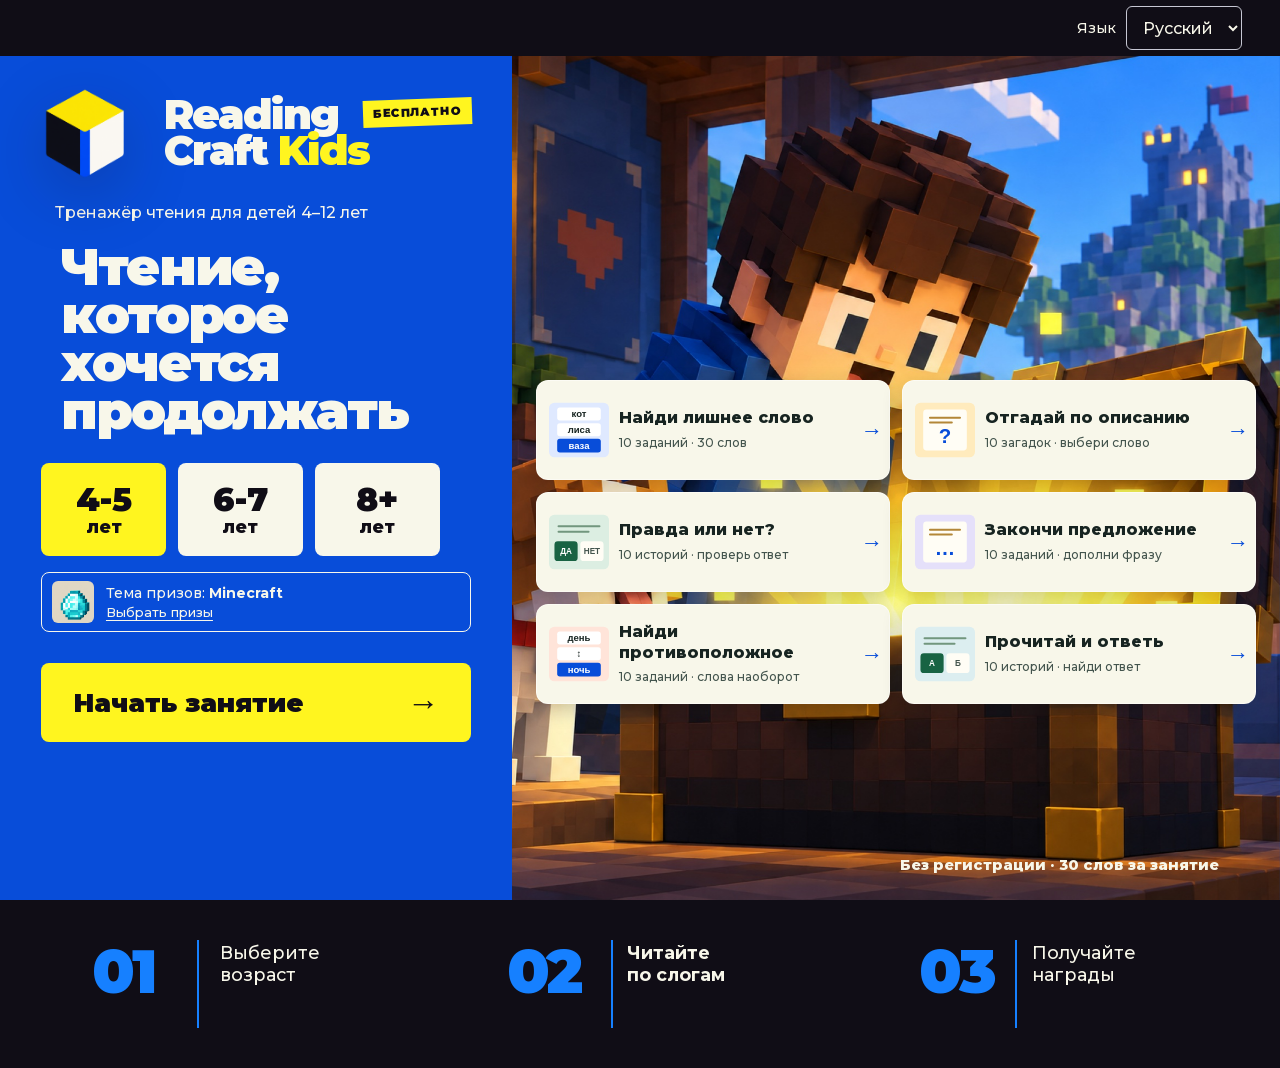
<file: ru/index.html>
<!doctype html>
<html lang="ru">
<head>
  <script src="/locale-routing.js"></script>
  <meta charset="utf-8">
  <meta name="viewport" content="width=device-width, initial-scale=1">
  <title>Бесплатный тренажёр чтения по слогам для детей | Reading Craft Kids</title>
  <meta name="description" content="Бесплатный онлайн-тренажёр чтения для детей 4-12 лет: слова по слогам, сложность по возрасту и игровые Minecraft-призы. Без регистрации.">
  <meta name="robots" content="index, follow, max-image-preview:large">
  <meta name="theme-color" content="#084dd9">
  <meta name="application-name" content="Reading Craft Kids">
  <link rel="canonical" href="https://readingcraftkids.com/ru/">
  <link rel="alternate" hreflang="en" href="https://readingcraftkids.com/">
  <link rel="alternate" hreflang="es" href="https://readingcraftkids.com/es/">
  <link rel="alternate" hreflang="fr" href="https://readingcraftkids.com/fr/">
  <link rel="alternate" hreflang="ru" href="https://readingcraftkids.com/ru/">
  <link rel="alternate" hreflang="x-default" href="https://readingcraftkids.com/">
  <link rel="icon" href="/assets/reading-craft-mark.png" type="image/png">
  <link rel="apple-touch-icon" href="/assets/reading-craft-mark.png">
  <link rel="manifest" href="/ru/site.webmanifest">
  <meta property="og:type" content="website">
  <meta property="og:locale" content="ru_RU">
  <meta property="og:site_name" content="Reading Craft Kids">
  <meta property="og:title" content="Бесплатный тренажёр чтения для детей | Reading Craft Kids">
  <meta property="og:description" content="Бесплатно и без регистрации: чтение по слогам, сложность по возрасту и игровые Minecraft-призы для детей 4-12 лет.">
  <meta property="og:url" content="https://readingcraftkids.com/ru/">
  <meta property="og:image" content="https://readingcraftkids.com/assets/plates/voxel-hero-scene.jpg">
  <meta property="og:image:width" content="1536">
  <meta property="og:image:height" content="1536">
  <meta property="og:image:alt" content="Ребёнок читает слово по слогам и открывает сундук с наградой">
  <meta name="twitter:card" content="summary_large_image">
  <meta name="twitter:title" content="Бесплатный тренажёр чтения для детей | Reading Craft Kids">
  <meta name="twitter:description" content="Бесплатно и без регистрации: слова по слогам, три уровня сложности и игровые награды.">
  <meta name="twitter:image" content="https://readingcraftkids.com/assets/plates/voxel-hero-scene.jpg">
  <meta name="twitter:image:alt" content="Ребёнок читает слово по слогам и открывает сундук с наградой">
  <link rel="preload" as="image" href="/assets/plates/voxel-hero-scene.jpg" fetchpriority="high">
  <script type="application/ld+json">
    {
      "@context": "https://schema.org",
      "@type": "EducationalApplication",
      "name": "Reading Craft Kids",
      "alternateName": "Читаем и собираем",
      "url": "https://readingcraftkids.com/ru/",
      "description": "Бесплатный тренажёр чтения русских слов по слогам для детей 4-12 лет с уровнями сложности по возрасту и игровыми наградами.",
      "applicationCategory": "EducationalApplication",
      "operatingSystem": "Web",
      "inLanguage": "ru",
      "isAccessibleForFree": true,
      "offers": {
        "@type": "Offer",
        "price": "0",
        "priceCurrency": "RUB",
        "availability": "https://schema.org/InStock"
      },
      "educationalUse": "Тренировка чтения по слогам",
      "audience": {
        "@type": "EducationalAudience",
        "educationalRole": "student",
        "suggestedMinAge": 4,
        "suggestedMaxAge": 12
      }
    }
  </script>
  <style>
    :root {
      --bg: #eef5df;
      --ink: #20301e;
      --muted: #53664d;
      --accent: #5c9544;
      --accent-dark: #356c2c;
      --blue: #438bb8;
      --green: #5c9544;
      --panel: #fffdf4;
      --gold: #f1b83b;
      --shadow: 0 22px 50px rgba(53, 83, 44, 0.18);
      font-family: "Trebuchet MS", Verdana, sans-serif;
    }

    * {
      box-sizing: border-box;
    }

    body {
      margin: 0;
      min-height: 100dvh;
      background:
        radial-gradient(circle at 18% 18%, rgba(241, 184, 59, 0.24), transparent 28%),
        radial-gradient(circle at 88% 28%, rgba(67, 139, 184, 0.2), transparent 30%),
        linear-gradient(135deg, #fbfff2 0%, var(--bg) 55%, #e6f3dc 100%);
      color: var(--ink);
    }

    button {
      font: inherit;
    }

    [hidden] {
      display: none !important;
    }

    .page {
      min-height: 100dvh;
      display: grid;
      place-items: center;
      padding: 28px;
    }

    .trainer {
      width: min(1160px, 100%);
      min-height: min(760px, calc(100dvh - 56px));
      display: grid;
      grid-template-rows: auto auto auto auto auto;
      gap: 22px;
      padding: clamp(22px, 3vw, 38px);
      border: 3px solid rgba(36, 26, 18, 0.08);
      border-radius: 18px;
      background: rgba(255, 255, 255, 0.78);
      box-shadow: var(--shadow);
    }

    .top {
      display: flex;
      align-items: center;
      justify-content: space-between;
      gap: 16px;
    }

    .title {
      margin: 0;
      font-size: clamp(30px, 5vw, 58px);
      line-height: 1;
      letter-spacing: 0;
    }

    .counter {
      min-width: 88px;
      padding: 12px 16px;
      border: 2px solid rgba(36, 26, 18, 0.08);
      border-radius: 12px;
      background: #f4edcf;
      color: var(--muted);
      text-align: center;
      font-size: 20px;
      font-weight: 800;
    }

    .top-tools {
      display: grid;
      justify-items: end;
      gap: 9px;
    }

    .level-change {
      padding: 8px 12px;
      border: 2px solid rgba(53, 83, 44, 0.14);
      border-radius: 10px;
      background: rgba(255, 253, 244, 0.92);
      color: var(--muted);
      cursor: pointer;
      font-size: 15px;
      font-weight: 900;
    }

    .level-change:hover {
      background: #f4edcf;
      color: var(--ink);
    }

    .level-change:focus-visible,
    .level-option:focus-visible {
      outline: 5px solid rgba(241, 184, 59, 0.72);
      outline-offset: 4px;
    }

    .stage {
      display: grid;
      place-items: center;
      min-height: 356px;
      text-align: center;
    }

    .level-view {
      width: 100%;
      overflow: hidden;
      border-radius: 16px;
      background: var(--panel);
      box-shadow: inset 0 0 0 2px rgba(36, 26, 18, 0.06);
    }

    .welcome {
      display: grid;
      grid-template-columns: minmax(0, 1.25fr) minmax(250px, 0.75fr);
      align-items: center;
      gap: clamp(28px, 5vw, 68px);
      padding: clamp(30px, 4.6vw, 56px);
      background: linear-gradient(120deg, #fffdf4 0%, #f8f4df 100%);
    }

    .welcome-copy {
      text-align: left;
    }

    .welcome-title {
      max-width: 15ch;
      margin: 0 0 18px;
      font-size: clamp(34px, 4.8vw, 62px);
      font-weight: 900;
      line-height: 0.98;
      letter-spacing: -0.03em;
      text-wrap: balance;
    }

    .welcome-lead {
      max-width: 54ch;
      margin: 0;
      color: var(--muted);
      font-size: clamp(18px, 2.1vw, 23px);
      font-weight: 700;
      line-height: 1.45;
    }

    .welcome-lead strong {
      color: var(--accent-dark);
    }

    .welcome-demo {
      display: grid;
      justify-items: center;
      gap: 14px;
      color: var(--muted);
    }

    .demo-word {
      display: flex;
      gap: 7px;
      color: var(--ink);
      font-size: clamp(24px, 3vw, 34px);
      font-weight: 900;
    }

    .demo-word span:nth-child(1) {
      color: var(--blue);
    }

    .demo-word span:nth-child(2) {
      color: var(--green);
    }

    .demo-word span:nth-child(3) {
      color: #d38136;
    }

    .welcome-chest {
      width: min(184px, 70%);
      height: auto;
      filter: drop-shadow(0 16px 14px rgba(69, 49, 24, 0.2));
      animation: welcome-chest 650ms cubic-bezier(0.16, 1, 0.3, 1) both;
    }

    .welcome-demo p {
      max-width: 27ch;
      margin: 0;
      font-size: 16px;
      font-weight: 800;
      line-height: 1.4;
      text-align: center;
    }

    .level-picker {
      padding: clamp(24px, 3.4vw, 38px) clamp(26px, 4.6vw, 56px) clamp(30px, 4.6vw, 52px);
      border-top: 2px solid rgba(53, 83, 44, 0.08);
      background: #fffdf4;
    }

    .level-heading {
      display: flex;
      align-items: baseline;
      justify-content: space-between;
      gap: 20px;
      margin-bottom: 20px;
      text-align: left;
    }

    .level-heading h3 {
      margin: 0;
      font-size: clamp(23px, 2.8vw, 32px);
      line-height: 1.1;
    }

    .level-heading p {
      max-width: 38ch;
      margin: 0;
      color: var(--muted);
      font-size: 15px;
      font-weight: 800;
      line-height: 1.4;
      text-align: right;
    }

    .level-options {
      display: grid;
      grid-template-columns: repeat(3, minmax(0, 1fr));
      gap: 14px;
    }

    .level-option {
      min-height: 142px;
      display: grid;
      place-items: center;
      align-content: center;
      gap: 8px;
      padding: 20px 14px;
      border: 3px solid rgba(53, 83, 44, 0.13);
      border-radius: 16px;
      background: #f4edcf;
      color: var(--ink);
      cursor: pointer;
      transition: transform 160ms ease, border-color 160ms ease, box-shadow 160ms ease;
    }

    .level-option:hover {
      transform: translateY(-4px);
      border-color: var(--accent);
      box-shadow: 0 12px 24px rgba(53, 83, 44, 0.14);
    }

    .level-option:active {
      transform: translateY(-1px) scale(0.99);
    }

    .level-age {
      font-size: clamp(26px, 3.4vw, 38px);
      font-weight: 900;
      line-height: 1;
    }

    .level-detail {
      color: var(--muted);
      font-size: 16px;
      font-weight: 800;
    }

    .word-card {
      width: 100%;
      padding: clamp(38px, 5vw, 64px) clamp(24px, 5vw, 64px);
      border-radius: 16px;
      background: var(--panel);
      box-shadow: inset 0 0 0 2px rgba(36, 26, 18, 0.06);
    }

    .hint {
      margin: 0 0 24px;
      color: var(--muted);
      font-size: clamp(19px, 2.8vw, 28px);
      font-weight: 800;
    }

    .syllables {
      display: flex;
      flex-wrap: wrap;
      align-items: center;
      justify-content: center;
      gap: clamp(8px, 1.4vw, 16px);
      min-height: 122px;
      color: var(--ink);
      font-size: clamp(54px, 6.6vw, 96px);
      font-weight: 900;
      line-height: 1;
    }

    .syllable {
      display: inline-grid;
      place-items: center;
      min-width: 1.25em;
      padding: 0.08em 0.14em 0.13em;
      border-radius: 14px;
      background: #f4edcf;
      box-shadow: inset 0 -7px 0 rgba(92, 149, 68, 0.2);
    }

    .syllables.is-four {
      font-size: clamp(44px, 5.2vw, 74px);
      gap: clamp(5px, 1vw, 10px);
    }

    .syllables.is-long {
      font-size: clamp(32px, 4.2vw, 60px);
      gap: clamp(4px, 0.7vw, 8px);
    }

    .dash {
      color: var(--accent);
      transform: translateY(-0.05em);
    }

    .gift-view {
      display: none;
      width: 100%;
      animation: pop 420ms cubic-bezier(.16, 1, .3, 1);
    }

    .gift-view.is-visible {
      display: block;
    }

    .gift-reveal {
      display: grid;
      grid-template-columns: minmax(220px, 0.86fr) minmax(280px, 1fr);
      align-items: center;
      gap: clamp(24px, 4vw, 54px);
      width: min(780px, 100%);
      margin: 0 auto 24px;
    }

    .gift-box {
      width: 100%;
      height: auto;
      display: block;
      filter: drop-shadow(0 20px 30px rgba(65, 97, 130, 0.18));
    }

    .reward-card {
      min-height: 310px;
      display: grid;
      place-items: center;
      align-content: center;
      gap: 10px;
      padding: 24px;
      border: 3px solid rgba(255, 122, 61, 0.2);
      border-radius: 16px;
      background: #f4edcf;
      box-shadow: 0 18px 36px rgba(53, 83, 44, 0.16);
    }

    .reward-label {
      margin: 0;
      color: var(--muted);
      font-size: clamp(18px, 2vw, 24px);
      font-weight: 800;
    }

    .reward-emoji {
      display: block;
      font-size: clamp(108px, 12vw, 160px);
      line-height: 1;
      filter: drop-shadow(0 12px 16px rgba(129, 83, 35, 0.16));
      animation: reward-pop 560ms cubic-bezier(.16, 1, .3, 1) 80ms both;
    }

    .reward-name {
      margin: 0;
      color: var(--ink);
      font-size: clamp(28px, 4vw, 46px);
      font-weight: 900;
      line-height: 1;
    }

    .gift-title {
      margin: 0;
      font-size: clamp(38px, 8vw, 76px);
      line-height: 1;
    }

    .gift-text {
      margin: 14px 0 0;
      color: var(--muted);
      font-size: clamp(20px, 3vw, 28px);
      font-weight: 800;
    }

    .actions {
      display: flex;
      justify-content: center;
      gap: 14px;
      flex-wrap: wrap;
    }

    .primary,
    .secondary {
      min-height: 66px;
      padding: 0 28px;
      border: 0;
      border-radius: 14px;
      cursor: pointer;
      font-size: clamp(22px, 3.2vw, 32px);
      font-weight: 900;
      transition: transform 160ms ease, box-shadow 160ms ease, background 160ms ease;
    }

    .primary {
      background: var(--accent);
      color: #fff;
      box-shadow: 0 10px 0 var(--accent-dark), 0 18px 28px rgba(53, 108, 44, 0.22);
    }

    .secondary {
      display: inline-flex;
      align-items: center;
      justify-content: center;
      background: var(--blue);
      color: #fff;
      box-shadow: 0 10px 0 #2d6488, 0 18px 28px rgba(45, 100, 136, 0.2);
    }

    .secondary.is-visible {
      display: inline-block;
    }

    .primary:hover,
    .secondary:hover {
      transform: translateY(-2px);
    }

    .primary:active,
    .secondary:active {
      transform: translateY(5px);
      box-shadow: 0 5px 0 var(--accent-dark), 0 10px 18px rgba(53, 108, 44, 0.18);
    }

    .secondary:active {
      box-shadow: 0 5px 0 #2d6488, 0 10px 18px rgba(45, 100, 136, 0.18);
    }

    .primary:focus-visible,
    .secondary:focus-visible {
      outline: 5px solid rgba(241, 184, 59, 0.72);
      outline-offset: 5px;
    }

    .progress {
      height: 14px;
      overflow: hidden;
      border-radius: 999px;
      background: rgba(36, 26, 18, 0.08);
    }

    .progress-bar {
      width: 100%;
      height: 100%;
      border-radius: inherit;
      background: var(--green);
      transform: scaleX(0);
      transform-origin: left center;
      transition: transform 340ms ease;
    }

    @keyframes pop {
      from {
        opacity: 0;
        transform: scale(0.82) translateY(20px);
      }
      to {
        opacity: 1;
        transform: scale(1) translateY(0);
      }
    }

    @keyframes reward-pop {
      from {
        opacity: 0;
        transform: translateX(-26px) scale(0.58) rotate(-8deg);
      }
      to {
        opacity: 1;
        transform: translateX(0) scale(1) rotate(0);
      }
    }

    .screen {
      width: 100%;
    }

    .screen-title {
      margin: 0;
      font-size: clamp(32px, 5vw, 54px);
      line-height: 1.05;
    }

    .screen-text {
      margin: 12px auto 0;
      max-width: 42ch;
      color: var(--muted);
      font-size: clamp(19px, 2.4vw, 25px);
      font-weight: 800;
      line-height: 1.35;
    }

    .chest-view {
      animation: pop 300ms cubic-bezier(.16, 1, .3, 1);
    }

    .chest-button {
      display: inline-grid;
      justify-items: center;
      gap: 2px;
      margin-top: 10px;
      padding: 4px 22px 12px;
      border: 0;
      border-radius: 16px;
      background: transparent;
      color: var(--ink);
      cursor: pointer;
      font-size: 22px;
      font-weight: 900;
      transition: transform 180ms cubic-bezier(.16, 1, .3, 1), background 180ms ease;
    }

    .chest-button:hover {
      transform: translateY(-4px) scale(1.02);
      background: rgba(92, 149, 68, 0.08);
    }

    .chest-button:active {
      transform: translateY(2px) scale(0.97);
    }

    .chest-button:focus-visible {
      outline: 5px solid rgba(241, 184, 59, 0.72);
      outline-offset: 4px;
    }

    .chest-image {
      width: min(290px, 46vw);
      height: auto;
      display: block;
      filter: drop-shadow(0 20px 24px rgba(53, 83, 44, 0.2));
      animation: chest-arrive 380ms cubic-bezier(.16, 1, .3, 1) both;
    }

    .reward-view {
      animation: pop 300ms cubic-bezier(.16, 1, .3, 1);
    }

    .reward-view .reward-card {
      width: min(520px, 100%);
      min-height: 318px;
      margin: 0 auto;
      padding: 22px 28px 26px;
      border-color: rgba(92, 149, 68, 0.26);
    }

    .sprite {
      display: block;
      flex: 0 0 auto;
      background-color: #eee8d7;
      background-repeat: no-repeat;
      background-size: 400% 400%;
    }

    .reward-sprite {
      width: 210px;
      height: 210px;
      border-radius: 16px;
      box-shadow: 0 14px 28px rgba(53, 83, 44, 0.16);
      animation: reward-pop 480ms cubic-bezier(.16, 1, .3, 1) both;
    }

    .reward-view .reward-name {
      margin-top: 14px;
      font-size: clamp(30px, 4vw, 46px);
    }

    .reward-view .gift-text {
      max-width: 38ch;
      margin-left: auto;
      margin-right: auto;
    }

    .collection-shelf {
      padding: 16px 18px;
      border: 2px solid rgba(53, 83, 44, 0.1);
      border-radius: 16px;
      background: rgba(244, 237, 207, 0.58);
    }

    .collection-head {
      display: flex;
      align-items: baseline;
      justify-content: space-between;
      gap: 16px;
      margin-bottom: 12px;
    }

    .collection-title {
      margin: 0;
      font-size: 22px;
      line-height: 1;
    }

    .collection-count {
      color: var(--muted);
      font-size: 18px;
      font-weight: 900;
    }

    .collection-list,
    .full-collection {
      margin: 0;
      padding: 0;
      list-style: none;
    }

    .collection-list {
      min-height: 50px;
      display: flex;
      flex-wrap: wrap;
      align-items: center;
      gap: 7px;
    }

    .collection-empty {
      color: var(--muted);
      font-size: 17px;
      font-weight: 700;
    }

    .loot-thumb {
      width: 48px;
      height: 48px;
      overflow: hidden;
      border: 2px solid rgba(53, 83, 44, 0.16);
      border-radius: 10px;
      background: #eee8d7;
    }

    .loot-thumb.is-new {
      animation: loot-added 320ms cubic-bezier(.16, 1, .3, 1) both;
    }

    .loot-thumb .sprite {
      width: 100%;
      height: 100%;
    }

    .collection-view {
      padding: 12px 0 4px;
    }

    .full-collection {
      display: grid;
      grid-template-columns: repeat(6, minmax(0, 1fr));
      gap: 12px;
      margin-top: 24px;
      text-align: center;
    }

    .collection-card {
      min-width: 0;
      padding: 10px 8px 12px;
      border-radius: 14px;
      background: #f4edcf;
      box-shadow: inset 0 0 0 2px rgba(53, 83, 44, 0.1);
    }

    .collection-card .sprite {
      width: min(112px, 100%);
      aspect-ratio: 1;
      margin: 0 auto 8px;
      border-radius: 10px;
    }

    .collection-card-name {
      margin: 0;
      overflow-wrap: anywhere;
      font-size: 14px;
      font-weight: 900;
      line-height: 1.15;
    }

    .sr-only {
      position: absolute;
      width: 1px;
      height: 1px;
      padding: 0;
      margin: -1px;
      overflow: hidden;
      clip: rect(0, 0, 0, 0);
      white-space: nowrap;
      border: 0;
    }

    @keyframes chest-arrive {
      from {
        opacity: 0;
        transform: translateY(18px) scale(0.88);
      }
      to {
        opacity: 1;
        transform: translateY(0) scale(1);
      }
    }

    @keyframes loot-added {
      from {
        opacity: 0;
        transform: translateY(-14px) scale(0.5);
      }
      to {
        opacity: 1;
        transform: translateY(0) scale(1);
      }
    }

    @keyframes welcome-chest {
      from {
        transform: translateY(12px) scale(0.96);
        filter: blur(2px) drop-shadow(0 8px 8px rgba(69, 49, 24, 0.12));
      }
      to {
        transform: translateY(0) scale(1);
        filter: blur(0) drop-shadow(0 16px 14px rgba(69, 49, 24, 0.2));
      }
    }

    @media (prefers-reduced-motion: reduce) {
      .gift-view,
      .reward-emoji,
      .chest-view,
      .reward-view,
      .welcome-chest,
      .chest-image,
      .reward-sprite,
      .loot-thumb.is-new {
        animation: none;
      }

      .primary,
      .secondary,
      .chest-button,
      .progress-bar {
        transition: none;
      }
    }

    @media (max-width: 900px) {
      .full-collection {
        grid-template-columns: repeat(4, minmax(0, 1fr));
      }
    }

    @media (max-width: 620px) {
      .page {
        padding: 14px;
      }

      .trainer {
        min-height: calc(100dvh - 28px);
        gap: 16px;
        border-radius: 16px;
      }

      .top {
        align-items: flex-start;
      }

      .title {
        max-width: 7ch;
      }

      .welcome {
        grid-template-columns: 1fr;
        gap: 24px;
      }

      .welcome-copy {
        text-align: center;
      }

      .welcome-title,
      .welcome-lead {
        margin-right: auto;
        margin-left: auto;
      }

      .welcome-title {
        font-size: clamp(34px, 10vw, 48px);
      }

      .welcome-chest {
        width: min(142px, 46vw);
      }

      .welcome-demo p {
        font-size: 15px;
      }

      .level-heading {
        display: block;
        text-align: center;
      }

      .level-heading p {
        margin: 8px auto 0;
        text-align: center;
      }

      .level-change {
        max-width: 120px;
        font-size: 13px;
      }

      .level-options {
        grid-template-columns: 1fr;
        gap: 10px;
      }

      .level-option {
        min-height: 96px;
        grid-template-columns: 1fr 1fr;
        gap: 12px;
        padding: 15px 18px;
        text-align: left;
      }

      .counter {
        min-width: 72px;
        padding: 10px 12px;
        font-size: 18px;
      }

      .word-card {
        padding-top: 46px;
        padding-bottom: 46px;
      }

      .syllables {
        font-size: clamp(38px, 10.5vw, 58px);
      }

      .syllables.is-four {
        font-size: clamp(31px, 8.6vw, 46px);
      }

      .stage {
        min-height: 330px;
      }

      .screen-title {
        font-size: clamp(29px, 9vw, 40px);
      }

      .chest-image {
        width: min(230px, 68vw);
      }

      .reward-view .reward-card {
        min-height: 284px;
        padding: 18px;
      }

      .reward-sprite {
        width: 165px;
        height: 165px;
      }

      .gift-reveal {
        grid-template-columns: minmax(110px, 0.8fr) minmax(150px, 1fr);
        gap: 12px;
      }

      .reward-card {
        min-height: 190px;
        padding: 18px 12px;
      }

      .reward-emoji {
        font-size: clamp(74px, 22vw, 116px);
      }

      .reward-name {
        font-size: clamp(24px, 8vw, 38px);
      }

      .collection-shelf {
        padding: 14px;
      }

      .collection-title {
        font-size: 19px;
      }

      .collection-count {
        font-size: 16px;
      }

      .loot-thumb {
        width: 40px;
        height: 40px;
      }

      .full-collection {
        grid-template-columns: repeat(2, minmax(0, 1fr));
        gap: 9px;
      }

      .primary,
      .secondary {
        width: 100%;
      }
    }
  </style>
  <link rel="stylesheet" href="/styles.css">
  <link rel="stylesheet" href="/localization.css">
  <link rel="stylesheet" href="/reward-themes.css">
  <style>
    .exercise-entries { display: grid; gap: 12px; margin-top: 24px; }
    .odd-word-entry { display: grid; grid-template-columns: 88px minmax(0, 1fr) 18px; gap: 14px; align-items: center; min-height: 106px; padding: 12px; border: 1px solid #ffffff70; border-radius: 12px; background: #f8f7ea; color: #172421; text-decoration: none; text-align: left; }
    .entry-picture { display: block; width: 88px; height: 80px; border-radius: 8px; }
    .entry-copy strong { display: block; font-size: 17px; font-weight: 800; line-height: 1.3; }
    .entry-copy small { display: block; margin-top: 6px; font-size: 12px; font-weight: 500; line-height: 1.4; color: #43544d; }
    .entry-arrow { font-size: 22px; color: #084dd9; }
    .odd-word-entry:hover { background: #fffbd2; border-color: #fff51f; }
    .odd-word-entry:focus-visible { outline: 3px solid #fff51f; outline-offset: 4px; }
    @media (max-width: 420px) { .odd-word-entry { grid-template-columns: 72px minmax(0, 1fr) 16px; gap: 10px; padding: 10px; } .entry-picture { width: 72px; height: 72px; } .entry-copy strong { font-size: 16px; } }

    /* Exercise navigation must not stretch the hero artwork. */
    .trainer:not(.is-playing) .exercise-entries { grid-template-columns: repeat(3,minmax(0,1fr)); margin: 0; padding: 32px clamp(20px,4vw,56px); background: var(--studio-blue); }
    .trainer:not(.is-playing) .steps-strip { position: relative; min-height: 168px; height: 168px; }
    .trainer:not(.is-playing) .welcome-copy { padding-bottom: 64px; }
    @media(max-width:1000px) { .trainer:not(.is-playing) .exercise-entries { grid-template-columns: repeat(2,minmax(0,1fr)); } }
    @media(max-width:720px) { .trainer:not(.is-playing) .exercise-entries { grid-template-columns: 1fr; padding: 24px 20px; } .trainer:not(.is-playing) .welcome-copy { padding-bottom: 30px; } .trainer:not(.is-playing) .steps-strip { height: auto; } }

    @media(min-width:721px) {
      .trainer:not(.is-playing) .welcome { min-height: calc(100dvh - 56px); }
      .trainer:not(.is-playing) .welcome-demo { min-height: calc(100dvh - 56px); }
      .trainer:not(.is-playing) .exercise-entries { position: absolute; z-index: 6; top: clamp(260px,36dvh,360px); right: 24px; width: calc(60% - 48px); grid-template-columns: repeat(2,minmax(0,1fr)); padding: 0; gap: 12px; background: transparent; }
      .trainer:not(.is-playing) .exercise-entries .odd-word-entry { grid-template-columns: 60px minmax(0,1fr) 16px; min-height: 100px; gap: 10px; box-shadow: 0 6px 20px #100d1633; }
      .trainer:not(.is-playing) .exercise-entries .entry-picture { width: 60px; height: 64px; }
      .trainer:not(.is-playing) .exercise-entries .entry-copy strong { font-size: 16px; }
      .trainer:not(.is-playing) .demo-word { display: none; }
      .trainer:not(.is-playing) .welcome-demo p { bottom: 24px; }
      .trainer:not(.is-playing) .welcome-copy { padding-top: 140px; padding-bottom: 32px; }
      .trainer:not(.is-playing) .welcome-lead { margin-bottom: 24px; }
      .trainer:not(.is-playing) .welcome-title { font-size: clamp(42px,4.1vw,60px); margin-bottom: 28px; }
      .trainer:not(.is-playing) .level-picker { margin-top: 0; transform: none; }
    }
    @media(min-width:721px) and (max-width:980px) {
      .trainer:not(.is-playing) .exercise-entries { right: 16px; width: calc(54% - 32px); }
      .trainer:not(.is-playing) .exercise-entries .odd-word-entry { grid-template-columns: 40px minmax(0,1fr); padding: 9px; }
      .trainer:not(.is-playing) .exercise-entries .entry-picture { width: 40px; height: 48px; }
      .trainer:not(.is-playing) .exercise-entries .entry-arrow { display: none; }
      .trainer:not(.is-playing) .exercise-entries .entry-copy strong { font-size: 14px; }
      .trainer:not(.is-playing) .exercise-entries .entry-copy small { font-size: 11px; }
    }
    @media(min-width:721px) and (max-height:820px) {
      .trainer:not(.is-playing) .welcome-copy { padding-top: 128px; }
      .trainer:not(.is-playing) .welcome-lead { font-size: 14px; margin-bottom: 16px; }
      .trainer:not(.is-playing) .welcome-title { font-size: 42px; margin-bottom: 20px; }
      .trainer:not(.is-playing) .level-option { min-height: 70px; }
      .trainer:not(.is-playing) .start-game { min-height: 62px; margin-top: 16px; }
    }
  </style>
</head>
<body>
  <nav class="language-bar" aria-label="Язык">
    <label for="languageSelect">Язык</label>
    <select id="languageSelect"><option value="/" lang="en">English</option><option value="/es/" lang="es">Español</option><option value="/fr/" lang="fr">Français</option><option value="/ru/" lang="ru" selected>Русский</option></select>
    <noscript><a href="/" lang="en">English</a> · <a href="/es/" lang="es">Español</a> · <a href="/fr/" lang="fr">Français</a> · <a href="/ru/" lang="ru">Русский</a></noscript>
  </nav>
  <main class="page">
    <section class="trainer" aria-label="Тренажер чтения слов по слогам">
      <div class="top">
        <div class="brand-lockup" aria-label="Reading Craft Kids">
          <img class="brand-mark" src="/assets/reading-craft-mark.png" alt="">
          <span class="title">Reading<br>Craft <strong>Kids</strong></span>
          <span class="free-badge">Бесплатно</span>
        </div>
        <div class="top-tools">
          <div class="counter" id="counter" aria-live="polite" hidden><span id="score">0</span>/<span id="total">30</span></div>
          <button class="level-change" id="changeLevelButton" type="button" hidden>Сменить возраст</button>
        </div>
      </div>

      <div class="stage">
        <section class="screen level-view" id="levelView" aria-labelledby="levelTitle">
          <div class="welcome">
            <div class="welcome-copy">
              <p class="welcome-lead">Тренажёр чтения для детей 4&ndash;12 лет</p>
              <h1 class="welcome-title" id="levelTitle">Чтение,<br>которое хочется<br>продолжать</h1>
              <div class="level-picker">
                <noscript><p>Включите JavaScript, чтобы начать занятие.</p></noscript>
                <h2 class="sr-only">Выберите возраст ребёнка</h2>
                <div class="level-options" aria-label="Уровень сложности">
                  <button class="level-option" type="button" data-level="easy" aria-pressed="true">
                    <span class="level-age">4-5</span>
                    <span class="level-detail">лет</span>
                  </button>
                  <button class="level-option" type="button" data-level="medium" aria-pressed="false">
                    <span class="level-age">6-7</span>
                    <span class="level-detail">лет</span>
                  </button>
                  <button class="level-option" type="button" data-level="hard" aria-pressed="false">
                    <span class="level-age">8+</span>
                    <span class="level-detail">лет</span>
                  </button>
                </div>
                <details class="reward-theme-picker" id="rewardThemePicker">
    <summary><span class="theme-summary-sprite" id="themeSummarySprite" aria-hidden="true"></span><span>Тема призов: <strong id="themeSelectedName">Minecraft</strong><small>Выбрать призы</small></span></summary>
    <fieldset id="themeOptions" disabled><legend>Выбрать призы</legend><p class="theme-explainer">Те же задания, но с любимыми призами.</p><div class="theme-options">
    <label class="theme-option"><input type="radio" name="rewardTheme" value="minecraft" checked><span class="theme-option-content"><span class="theme-preview-sprite theme-preview-minecraft" aria-hidden="true"></span><span>Minecraft</span></span></label>
<label class="theme-option"><input type="radio" name="rewardTheme" value="dinosaurs"><span class="theme-option-content"><span class="theme-preview-sprite theme-preview-dinosaurs" aria-hidden="true"></span><span>Динозавры</span></span></label>
<label class="theme-option"><input type="radio" name="rewardTheme" value="space"><span class="theme-option-content"><span class="theme-preview-sprite theme-preview-space" aria-hidden="true"></span><span>Космос</span></span></label>
<label class="theme-option"><input type="radio" name="rewardTheme" value="unicorns"><span class="theme-option-content"><span class="theme-preview-sprite theme-preview-unicorns" aria-hidden="true"></span><span>Единороги</span></span></label>
<label class="theme-option"><input type="radio" name="rewardTheme" value="fairies"><span class="theme-option-content"><span class="theme-preview-sprite theme-preview-fairies" aria-hidden="true"></span><span>Феи</span></span></label>
<label class="theme-option"><input type="radio" name="rewardTheme" value="garden"><span class="theme-option-content"><span class="theme-preview-sprite theme-preview-garden" aria-hidden="true"></span><span>Цветочный сад</span></span></label>
    </div><p id="themePrizeNote" class="theme-explainer">Все 30 прежних Minecraft-призов.</p></fieldset>
  </details>
                <button class="start-game" id="startButton" type="button" disabled>Начать занятие <span aria-hidden="true">→</span></button>
              </div>
            </div>
            <div class="welcome-demo" aria-label="Как проходит игра">
              <img class="welcome-scene" src="/assets/plates/voxel-hero-scene.jpg" alt="Ребёнок открывает светящийся сундук с наградой" fetchpriority="high" decoding="async">
              <div class="demo-word" aria-label="Слово машина по слогам"><span>ма</span><i aria-hidden="true">•</i><span>ши</span><i aria-hidden="true">•</i><span>на</span></div>
              <p>Без регистрации · 30 слов за занятие</p>
            </div>
          </div>
          <nav class="exercise-entries" aria-label="Другие задания">
                  <a class="odd-word-entry" href="/ru/naydi-lishnee/"><svg class="entry-picture" viewBox="0 0 88 80" aria-hidden="true"><rect width="88" height="80" rx="8" fill="#dfe9ff"/><g font-family="Arial,sans-serif" font-size="14" font-weight="700" text-anchor="middle"><rect x="12" y="7" width="64" height="19" rx="4" fill="white"/><text x="44" y="21" fill="#172421">кот</text><rect x="12" y="30" width="64" height="19" rx="4" fill="white"/><text x="44" y="44" fill="#172421">лиса</text><rect x="12" y="53" width="64" height="20" rx="4" fill="#084dd9"/><text x="44" y="68" fill="white">ваза</text></g></svg><span class="entry-copy"><strong>Найди лишнее слово</strong><small>10 заданий · 30 слов</small></span><span class="entry-arrow" aria-hidden="true">→</span></a>
                  <a class="odd-word-entry" href="/ru/otgaday-po-opisaniyu/"><svg class="entry-picture" viewBox="0 0 88 80" aria-hidden="true"><rect width="88" height="80" rx="8" fill="#ffebbd"/><rect x="12" y="10" width="64" height="60" rx="5" fill="#fffdf5"/><path d="M22 22h44M22 29h32" stroke="#b38738" stroke-width="3" stroke-linecap="round"/><text x="44" y="59" text-anchor="middle" font-family="Arial,sans-serif" font-size="30" font-weight="700" fill="#084dd9">?</text></svg><span class="entry-copy"><strong>Отгадай по описанию</strong><small>10 загадок · выбери слово</small></span><span class="entry-arrow" aria-hidden="true">→</span></a>
                  <a class="odd-word-entry" href="/ru/pravda-ili-net/"><svg class="entry-picture" viewBox="0 0 88 80" aria-hidden="true"><rect width="88" height="80" rx="8" fill="#dceee2"/><path d="M14 17h60M14 25h44" stroke="#72967e" stroke-width="3" stroke-linecap="round"/><rect x="8" y="39" width="34" height="29" rx="5" fill="#186343"/><rect x="46" y="39" width="34" height="29" rx="5" fill="#fffdf5"/><g font-family="Arial,sans-serif" font-size="12" font-weight="700" text-anchor="middle"><text x="25" y="58" fill="white">ДА</text><text x="63" y="58" fill="#43544d">НЕТ</text></g></svg><span class="entry-copy"><strong>Правда или нет?</strong><small>10 историй · проверь ответ</small></span><span class="entry-arrow" aria-hidden="true">→</span></a>
                
                  <a class="odd-word-entry" href="/ru/zakonchi-predlozhenie/"><svg class="entry-picture" viewBox="0 0 88 80" aria-hidden="true"><rect width="88" height="80" rx="8" fill="#e5e0fa"/><rect x="12" y="10" width="64" height="60" rx="5" fill="#fffdf5"/><path d="M22 22h44M22 29h32" stroke="#b38738" stroke-width="3" stroke-linecap="round"/><text x="44" y="59" text-anchor="middle" font-family="Arial,sans-serif" font-size="30" font-weight="700" fill="#084dd9">…</text></svg><span class="entry-copy"><strong>Закончи предложение</strong><small>10 заданий · дополни фразу</small></span><span class="entry-arrow" aria-hidden="true">→</span></a>
                  <a class="odd-word-entry" href="/ru/naydi-protivopolozhnoe/"><svg class="entry-picture" viewBox="0 0 88 80" aria-hidden="true"><rect width="88" height="80" rx="8" fill="#ffe4d9"/><g font-family="Arial,sans-serif" font-size="14" font-weight="700" text-anchor="middle"><rect x="12" y="7" width="64" height="19" rx="4" fill="white"/><text x="44" y="21" fill="#172421">день</text><rect x="12" y="30" width="64" height="19" rx="4" fill="white"/><text x="44" y="44" fill="#172421">↕</text><rect x="12" y="53" width="64" height="20" rx="4" fill="#084dd9"/><text x="44" y="68" fill="white">ночь</text></g></svg><span class="entry-copy"><strong>Найди противоположное</strong><small>10 заданий · слова наоборот</small></span><span class="entry-arrow" aria-hidden="true">→</span></a>
                  <a class="odd-word-entry" href="/ru/prochitay-i-otvet/"><svg class="entry-picture" viewBox="0 0 88 80" aria-hidden="true"><rect width="88" height="80" rx="8" fill="#dceef0"/><path d="M14 17h60M14 25h44" stroke="#72967e" stroke-width="3" stroke-linecap="round"/><rect x="8" y="39" width="34" height="29" rx="5" fill="#186343"/><rect x="46" y="39" width="34" height="29" rx="5" fill="#fffdf5"/><g font-family="Arial,sans-serif" font-size="12" font-weight="700" text-anchor="middle"><text x="25" y="58" fill="white">А</text><text x="63" y="58" fill="#43544d">Б</text></g></svg><span class="entry-copy"><strong>Прочитай и ответь</strong><small>10 историй · найди ответ</small></span><span class="entry-arrow" aria-hidden="true">→</span></a>
                </nav>
          <div class="steps-strip" aria-label="Как устроено занятие">
            <div class="journey-step"><strong>01</strong><span>Выберите<br>возраст</span></div>
            <div class="journey-step"><strong>02</strong><span>Читайте<br>по слогам</span></div>
            <div class="journey-step"><strong>03</strong><span>Получайте<br>награды</span></div>
          </div>
        </section>

        <section class="screen word-card" id="wordView" aria-labelledby="wordHint" hidden>
          <p class="hint" id="wordHint">Прочитай слово по слогам</p>
          <div class="syllables" id="syllables" aria-live="polite"></div>
        </section>

        <section class="screen chest-view" id="chestView" aria-labelledby="chestTitle" hidden>
          <h2 class="screen-title" id="chestTitle">Ты заработал сундук!</h2>
          <p class="screen-text">Нажми на сундук, чтобы открыть приз</p>
          <button class="chest-button" id="chestButton" type="button" aria-label="Открыть сундук с призом">
            <img class="chest-image" src="/assets/minecraft-chest.png" alt="" aria-hidden="true" loading="lazy" decoding="async">
            <span>Открыть сундук</span>
          </button>
        </section>

        <section class="screen reward-view" id="rewardView" aria-labelledby="rewardName" hidden>
          <div class="reward-card">
            <p class="reward-label">Новая находка</p>
            <span class="sprite reward-sprite" id="rewardSprite" aria-hidden="true"></span>
            <h2 class="reward-name" id="rewardName"></h2>
            <p class="gift-text" id="rewardText"></p>
          </div>
        </section>

        <section class="screen collection-view" id="collectionView" aria-labelledby="finalTitle" hidden>
          <h2 class="screen-title" id="finalTitle" tabindex="-1">Все призы собраны!</h2>
          <p class="screen-text" id="finalSummary"></p>
          <ul class="full-collection" id="fullCollection"></ul>
        </section>
      </div>

      <div class="actions">
        <button class="primary" id="readButton" type="button" hidden>Я прочитал</button>
        <button class="secondary" id="nextButton" type="button" hidden>Следующее слово</button>
        <button class="secondary" id="restartButton" type="button" hidden>Начать заново</button>
      </div>

      <section class="collection-shelf" id="collectionShelf" aria-labelledby="collectionTitle" hidden>
        <div class="collection-head">
          <h2 class="collection-title" id="collectionTitle">Мои Minecraft-призы</h2>
          <output class="collection-count" id="collectionCount" aria-live="polite">0 из 30</output>
        </div>
        <ul class="collection-list" id="collectionList">
          <li class="collection-empty">Открой первый сундук, и здесь появится приз</li>
        </ul>
      </section>

      <div class="progress" id="progressTrack" aria-hidden="true" hidden>
        <div class="progress-bar" id="progressBar"></div>
      </div>

      <p class="sr-only" id="announcer" aria-live="polite" aria-atomic="true"></p>
    </section>
  </main>

  <script src="/reward-themes.js"></script>
  <script src="words/daily.js?v=2"></script>
  <script>
    const METRIKA_ID = 112668334;

    function loadMetrika() {
      if (window.ym) return;

      (function (m, e, t, r, i, k, a) {
        m[i] = m[i] || function () { (m[i].a = m[i].a || []).push(arguments); };
        m[i].l = 1 * new Date();
        for (let index = 0; index < document.scripts.length; index += 1) {
          if (document.scripts[index].src === r) return;
        }
        k = e.createElement(t);
        a = e.getElementsByTagName(t)[0];
        k.async = true;
        k.src = r;
        a.parentNode.insertBefore(k, a);
      })(window, document, "script", `https://mc.yandex.ru/metrika/tag.js?id=${METRIKA_ID}`, "ym");

      window.ym(METRIKA_ID, "init", {
        clickmap: true,
        trackLinks: true,
        accurateTrackBounce: true
      });
    }

    loadMetrika();

    const SESSION_WORD_COUNT = 30;

    const difficulties = Object.freeze({
      easy: { label: "4-5 лет", description: "короткие слова" },
      medium: { label: "6-7 лет", description: "средние слова" },
      hard: { label: "8+ лет", description: "длинные слова" }
    });

    const wordBanks = Object.freeze({
      easy: [["ма", "ма"], ["па", "па"], ["ва", "за"], ["ро", "за"], ["лу", "на"], ["зи", "ма"], ["ле", "то"], ["ли", "са"], ["ко", "за"], ["со", "ва"], ["му", "ха"], ["ры", "ба"], ["жа", "ба"], ["но", "га"], ["ру", "ка"], ["во", "да"], ["го", "ра"], ["ре", "ка"], ["мо", "ре"], ["по", "ле"], ["ли", "па"], ["ды", "ня"], ["ра", "ма"], ["ва", "та"], ["бу", "сы"], ["гу", "бы"], ["ко", "жа"], ["жа", "ра"], ["но", "ты"], ["ка", "ша"], ["кот"], ["кит"], ["лев"], ["рак"], ["дом"], ["лес"], ["мох"], ["дуб"], ["мак"], ["суп"], ["сыр"], ["сок"], ["рот"], ["нос"], ["зуб"], ["ус"], ["мех"], ["пух"], ["сад"], ["луг"], ["шар"], ["рис"], ["чай"], ["мёд"], ["бег"], ["сон"], ["се", "но"], ["ма", "ли", "на"], ["ло", "па", "та"], ["ко", "ро", "ва"], ["со", "ба", "ка"], ["ма", "ши", "на"], ["до", "ро", "га"], ["ра", "ке", "та"], ["бу", "ма", "га"], ["ба", "на", "ны"], ["мо", "ло", "ко"], ["по", "су", "да"], ["ка", "ре", "та"]],
      medium: [
        ["ба", "на", "ны"], ["бе", "рё", "за"], ["бу", "ма", "га"],
        ["ка", "ре", "та"], ["ку", "ри", "ца"], ["ло", "па", "та"],
        ["ма", "ли", "на"], ["по", "су", "да"], ["пи", "ро", "ги"],
        ["у", "лит", "ка"], ["бе", "лоч", "ка"], ["ба", "боч", "ка"],
        ["ка", "пус", "та"], ["те", "ле", "фон"], ["че", "мо", "дан"],
        ["са", "по", "ги"], ["о", "гу", "рец"], ["са", "мо", "кат"],
        ["ко", "ро", "ва"], ["со", "ба", "ка"], ["во", "ро", "на"],
        ["ма", "ши", "на"], ["до", "ро", "га"], ["де", "ре", "во"],
        ["о", "зе", "ро"], ["ра", "ду", "га"], ["я", "бло", "ко"],
        ["мо", "ло", "ко"], ["пи", "жа", "ма"], ["ра", "ке", "та"],
        ["па", "ро", "ход"], ["па", "ро", "воз"], ["ба", "ра", "бан"],
        ["са", "ра", "фан"], ["по", "ми", "дор"], ["му", "ра", "вей"]
      ],
      hard: [
        ["ма", "ка", "ро", "ны"], ["че", "ре", "па", "ха"],
        ["ба", "ле", "ри", "на"], ["ве", "ло", "си", "пед"],
        ["те", "ле", "ви", "зор"], ["пи", "ра", "ми", "да"],
        ["ку", "ку", "ру", "за"], ["гу", "се", "ни", "ца"],
        ["пу", "го", "ви", "ца"], ["па", "ро", "во", "зик"],
        ["а", "пель", "си", "ны"], ["пе", "ре", "ме", "на"],
        ["ак", "ва", "ри", "ум"], ["хо", "ло", "диль", "ник"],
        ["э", "лек", "трич", "ка"], ["фо", "то", "ап", "па", "рат"],
        ["би", "бли", "о", "те", "ка"], ["ма", "те", "ма", "ти", "ка"],
        ["ли", "те", "ра", "ту", "ра"], ["гим", "на", "сти", "ка"],
        ["ав", "то", "мо", "биль"], ["экс", "ка", "ва", "тор"],
        ["о", "ке", "а", "на", "ри", "ум"], ["по", "пу", "гай", "чик"],
        ["не", "за", "буд", "ка"], ["ка", "ран", "да", "шик"],
        ["раз", "но", "цвет", "ный"], ["ис", "сле", "до", "ва", "тель"],
        ["и", "зо", "бре", "та", "тель"], ["во", "об", "ра", "же", "ни", "е"],
        ["про", "грам", "ми", "ро", "ва", "ни", "е"], ["бе", "зо", "пас", "ность"],
        ["пу", "те", "шест", "ви", "е"], ["при", "клю", "че", "ни", "е"],
        ["фо", "то", "гра", "фи", "я"], ["э", "лек", "три", "че", "ство"]
      ]
    });

    const rewards = [
      { atlas: "items1", sprite: 10, name: "Печенье", text: "Печенье уже в коллекции!" },
      { atlas: "items1", sprite: 5, name: "Редстоун", text: "Ты добыл частичку энергии!" },
      { atlas: "characters", sprite: 8, name: "Пчела", text: "Пчела прилетела в твою команду!" },
      { atlas: "items1", sprite: 4, name: "Лазурит", text: "Синий камень уже твой!" },
      { atlas: "items1", sprite: 14, name: "Компас", text: "Компас покажет путь к новым словам!" },
      { atlas: "characters", sprite: 0, name: "Стив", text: "Стив присоединился к приключению!" },
      { atlas: "items1", sprite: 2, name: "Золотой слиток", text: "Золотой слиток уже твой!" },
      { atlas: "items1", sprite: 1, name: "Изумруд", text: "Редкий изумруд найден!" },
      { atlas: "characters", sprite: 9, name: "Волк", text: "Верный волк теперь рядом!" },
      { atlas: "items1", sprite: 3, name: "Осколок аметиста", text: "Аметист ярко сияет!" },
      { atlas: "items1", sprite: 7, name: "Зачарованная книга", text: "Книга хранит новое зачарование!" },
      { atlas: "characters", sprite: 1, name: "Алекс", text: "Алекс присоединилась к команде!" },
      { atlas: "items1", sprite: 6, name: "Жемчуг Эндера", text: "Жемчуг Эндера найден!" },
      { atlas: "items1", sprite: 11, name: "Бутылочка мёда", text: "Сладкий запас для путешествия!" },
      { atlas: "characters", sprite: 4, name: "Житель", text: "Житель пришёл в твою коллекцию!" },
      { atlas: "items1", sprite: 8, name: "Золотое яблоко", text: "Редкое золотое яблоко!" },
      { atlas: "items1", sprite: 9, name: "Торт", text: "Торт за отличное чтение!" },
      { atlas: "characters", sprite: 2, name: "Крипер", text: "Крипер теперь в коллекции!" },
      { atlas: "items2", sprite: 0, name: "Железный слиток", text: "Железный слиток добыт!" },
      { atlas: "items2", sprite: 2, name: "Алмазный шлем", text: "Алмазный шлем найден!" },
      { atlas: "characters", sprite: 11, name: "Лиса", text: "Лиса пришла в твою команду!" },
      { atlas: "items2", sprite: 3, name: "Алмазный нагрудник", text: "Алмазный нагрудник твой!" },
      { atlas: "items1", sprite: 15, name: "Алмазная кирка", text: "Алмазная кирка добыта!" },
      { atlas: "characters", sprite: 3, name: "Эндермен", text: "Эндермен появился в коллекции!" },
      { atlas: "items2", sprite: 1, name: "Незеритовый слиток", text: "Незеритовый слиток найден!" },
      { atlas: "items1", sprite: 0, name: "Алмаз", text: "Настоящий алмаз твой!" },
      { atlas: "characters", sprite: 10, name: "Аксолотль", text: "Аксолотль приплыл к тебе!" },
      { atlas: "characters", sprite: 5, name: "Железный голем", text: "Железный голем охраняет коллекцию!" },
      { atlas: "items1", sprite: 13, name: "Элитры", text: "Элитры для большого полёта!" },
      { atlas: "items1", sprite: 12, name: "Тотем бессмертия", text: "Легендарный тотем твой!" }
    ];

    let cards = [];
    let pendingDifficulty = "easy";

    const atlasFiles = {
      items1: "/assets/minecraft-prizes-atlas.png",
      items2: "/assets/minecraft-prizes-atlas-2.png",
      characters: "/assets/minecraft-characters-atlas.png"
    };

    const Screen = Object.freeze({
      LEVEL: "level",
      WORD: "word",
      CHEST: "chest",
      REWARD: "reward",
      COLLECTION: "collection"
    });

    const syllables = document.querySelector("#syllables");
    const trainer = document.querySelector(".trainer");
    const levelView = document.querySelector("#levelView");
    const levelButtons = [...document.querySelectorAll("[data-level]")];
    const startButton = document.querySelector("#startButton");
    const wordView = document.querySelector("#wordView");
    const chestView = document.querySelector("#chestView");
    const rewardView = document.querySelector("#rewardView");
    const collectionView = document.querySelector("#collectionView");
    const chestButton = document.querySelector("#chestButton");
    const readButton = document.querySelector("#readButton");
    const nextButton = document.querySelector("#nextButton");
    const restartButton = document.querySelector("#restartButton");
    const changeLevelButton = document.querySelector("#changeLevelButton");
    const counter = document.querySelector("#counter");
    const score = document.querySelector("#score");
    const total = document.querySelector("#total");
    const progressBar = document.querySelector("#progressBar");
    const rewardSprite = document.querySelector("#rewardSprite");
    const rewardName = document.querySelector("#rewardName");
    const rewardText = document.querySelector("#rewardText");
    const collectionShelf = document.querySelector("#collectionShelf");
    const progressTrack = document.querySelector("#progressTrack");
    const collectionCount = document.querySelector("#collectionCount");
    const collectionList = document.querySelector("#collectionList");
    const fullCollection = document.querySelector("#fullCollection");
    const finalTitle = document.querySelector("#finalTitle");
    const finalSummary = document.querySelector("#finalSummary");
    const announcer = document.querySelector("#announcer");

    let state = {
      screen: Screen.LEVEL,
      currentIndex: 0,
      collected: [],
      difficulty: null
    };

    function shuffle(items) {
      const result = [...items];

      for (let index = result.length - 1; index > 0; index -= 1) {
        const randomIndex = Math.floor(Math.random() * (index + 1));
        [result[index], result[randomIndex]] = [result[randomIndex], result[index]];
      }

      return result;
    }

    function buildCards(difficulty) {
      const words = window.RCKDailyWords
        ? window.RCKDailyWords.select(difficulty, SESSION_WORD_COUNT)
        : wordBanks[difficulty].slice(0, SESSION_WORD_COUNT);
      const shuffledRewards = window.RCKThemes ? window.RCKThemes.rewards(rewards,words.length) : shuffle(rewards);
      return words.map((parts, index) => ({ parts, reward: shuffledRewards[index] }));
    }

    function spritePosition(index) {
      const column = index % 4;
      const row = Math.floor(index / 4);
      return `${column * 100 / 3}% ${row * 100 / 3}%`;
    }

    function applySprite(element, reward) {
      if(window.RCKThemes?.applySprite(element,reward)) return;
      element.style.backgroundSize="400% 400%";
      element.style.backgroundImage = `url("${atlasFiles[reward.atlas]}")`;
      element.style.backgroundPosition = spritePosition(reward.sprite);
    }

    function createSprite(reward) {
      const sprite = document.createElement("span");
      sprite.className = "sprite";
      sprite.setAttribute("aria-hidden", "true");
      applySprite(sprite, reward);
      return sprite;
    }

    function renderWord() {
      const parts = cards[state.currentIndex].parts;
      const fragment = document.createDocumentFragment();

      syllables.replaceChildren();
      syllables.classList.toggle("is-four", parts.length === 4);
      syllables.classList.toggle("is-long", parts.length >= 5);

      parts.forEach((part, index) => {
        const syllable = document.createElement("span");
        syllable.className = "syllable";
        syllable.textContent = part;
        fragment.append(syllable);

        if (index < parts.length - 1) {
          const dash = document.createElement("span");
          dash.className = "dash";
          dash.textContent = "-";
          fragment.append(dash);
        }
      });

      syllables.append(fragment);
    }

    function renderReward() {
      const reward = cards[state.currentIndex].reward;
      applySprite(rewardSprite, reward);
      rewardName.textContent = reward.name;
      rewardText.textContent = reward.text;
    }

    function renderCollectionShelf() {
      collectionList.replaceChildren();

      if (state.collected.length === 0) {
        const empty = document.createElement("li");
        empty.className = "collection-empty";
        empty.textContent = "Открой первый сундук, и здесь появится приз";
        collectionList.append(empty);
        return;
      }

      state.collected.forEach((reward, index) => {
        const item = document.createElement("li");
        item.className = "loot-thumb";
        item.title = `${index + 1}. ${reward.name}`;

        if (state.screen === Screen.REWARD && index === state.collected.length - 1) {
          item.classList.add("is-new");
        }

        const label = document.createElement("span");
        label.className = "sr-only";
        label.textContent = `${index + 1}. ${reward.name}`;
        item.append(createSprite(reward), label);
        collectionList.append(item);
      });
    }

    function renderFullCollection() {
      fullCollection.replaceChildren();

      state.collected.forEach((reward, index) => {
        const item = document.createElement("li");
        item.className = "collection-card";

        const name = document.createElement("p");
        name.className = "collection-card-name";
        name.textContent = `${index + 1}. ${reward.name}`;

        item.append(createSprite(reward), name);
        fullCollection.append(item);
      });
    }

    function render() {
      const { screen, currentIndex, collected, difficulty } = state;
      const choosingLevel = screen === Screen.LEVEL;
      const cardCount = cards.length;

      trainer.classList.toggle("is-playing", !choosingLevel);
      levelView.hidden = !choosingLevel;
      wordView.hidden = screen !== Screen.WORD;
      chestView.hidden = screen !== Screen.CHEST;
      rewardView.hidden = screen !== Screen.REWARD;
      collectionView.hidden = screen !== Screen.COLLECTION;
      readButton.hidden = screen !== Screen.WORD;
      nextButton.hidden = screen !== Screen.REWARD;
      restartButton.hidden = screen !== Screen.COLLECTION;
      counter.hidden = choosingLevel;
      changeLevelButton.hidden = choosingLevel;
      collectionShelf.hidden = choosingLevel || screen === Screen.COLLECTION;
      progressTrack.hidden = choosingLevel;
      startButton.disabled = !pendingDifficulty;

      score.textContent = collected.length;
      total.textContent = cardCount;
      collectionCount.textContent = `${collected.length} из ${cardCount}`;
      progressBar.style.transform = `scaleX(${cardCount ? collected.length / cardCount : 0})`;
      nextButton.textContent = currentIndex === cardCount - 1
        ? "Посмотреть все призы"
        : "Следующее слово";

      if (difficulty) {
        changeLevelButton.textContent = `${difficulties[difficulty].label} · сменить`;
        finalSummary.textContent = `Ты прочитал ${cardCount} слов уровня «${difficulties[difficulty].label}» и открыл всю коллекцию`;
      }

      if (screen === Screen.WORD) renderWord();
      if (screen === Screen.REWARD) renderReward();
      if (screen === Screen.COLLECTION) renderFullCollection();
      if (!choosingLevel) renderCollectionShelf();
    }

    function startGame(difficulty) {
      if (!wordBanks[difficulty]) return;

      pendingDifficulty = difficulty;
      cards = buildCards(difficulty);
      state = {
        screen: Screen.WORD,
        currentIndex: 0,
        collected: [],
        difficulty
      };
      render();
      announcer.textContent = `Выбран уровень ${difficulties[difficulty].label}. Началась новая игра.`;
      readButton.focus();
    }

    function chooseAnotherLevel() {
      cards = [];
      pendingDifficulty = null;
      levelButtons.forEach((button) => button.setAttribute("aria-pressed", "false"));
      state = {
        screen: Screen.LEVEL,
        currentIndex: 0,
        collected: [],
        difficulty: null
      };
      render();
      announcer.textContent = "Выбери возраст для новой игры.";
      levelButtons[0].focus();
    }

    function confirmRead() {
      if (state.screen !== Screen.WORD) return;
      state.screen = Screen.CHEST;
      render();
      chestButton.focus();
    }

    function openChest() {
      if (state.screen !== Screen.CHEST) return;

      const reward = cards[state.currentIndex].reward;
      state.screen = Screen.REWARD;
      state.collected.push(reward);
      render();
      announcer.textContent = `Открыт приз: ${reward.name}. Собрано ${state.collected.length} из ${cards.length}.`;
      nextButton.focus();
    }

    function advance() {
      if (state.screen !== Screen.REWARD) return;

      if (state.currentIndex === cards.length - 1) {
        state.screen = Screen.COLLECTION;
        render();
        announcer.textContent = `Все ${cards.length} призов собраны. Открыта полная коллекция.`;
        finalTitle.focus();
        return;
      }

      state.currentIndex += 1;
      state.screen = Screen.WORD;
      render();
      readButton.focus();
    }

    function restart() {
      startGame(state.difficulty);
    }

    levelButtons.forEach((button) => {
      button.addEventListener("click", () => {
        pendingDifficulty = button.dataset.level;
        levelButtons.forEach((option) => {
          option.setAttribute("aria-pressed", String(option === button));
        });
        startButton.disabled = false;
        announcer.textContent = `Выбран уровень ${difficulties[pendingDifficulty].label}. Нажми «Начать занятие».`;
      });
    });
    startButton.addEventListener("click", () => startGame(pendingDifficulty));
    readButton.addEventListener("click", confirmRead);
    chestButton.addEventListener("click", openChest);
    nextButton.addEventListener("click", advance);
    restartButton.addEventListener("click", restart);
    changeLevelButton.addEventListener("click", chooseAnotherLevel);


    const languageSelect = document.querySelector('#languageSelect');
    languageSelect.addEventListener('change', () => {
      const target = languageSelect.value;
      if (!["/","/es/","/fr/","/ru/"].includes(target)) return;
      if (state.screen !== Screen.LEVEL && state.screen !== Screen.COLLECTION && !window.confirm("При смене языка начнётся новое занятие. Продолжить?")) {
        languageSelect.value = "/ru/";
        return;
      }
      window.location.assign(window.RCKLocale?.choose(target) || target);
    });

    render();
  </script>
</body>
</html>
</file>
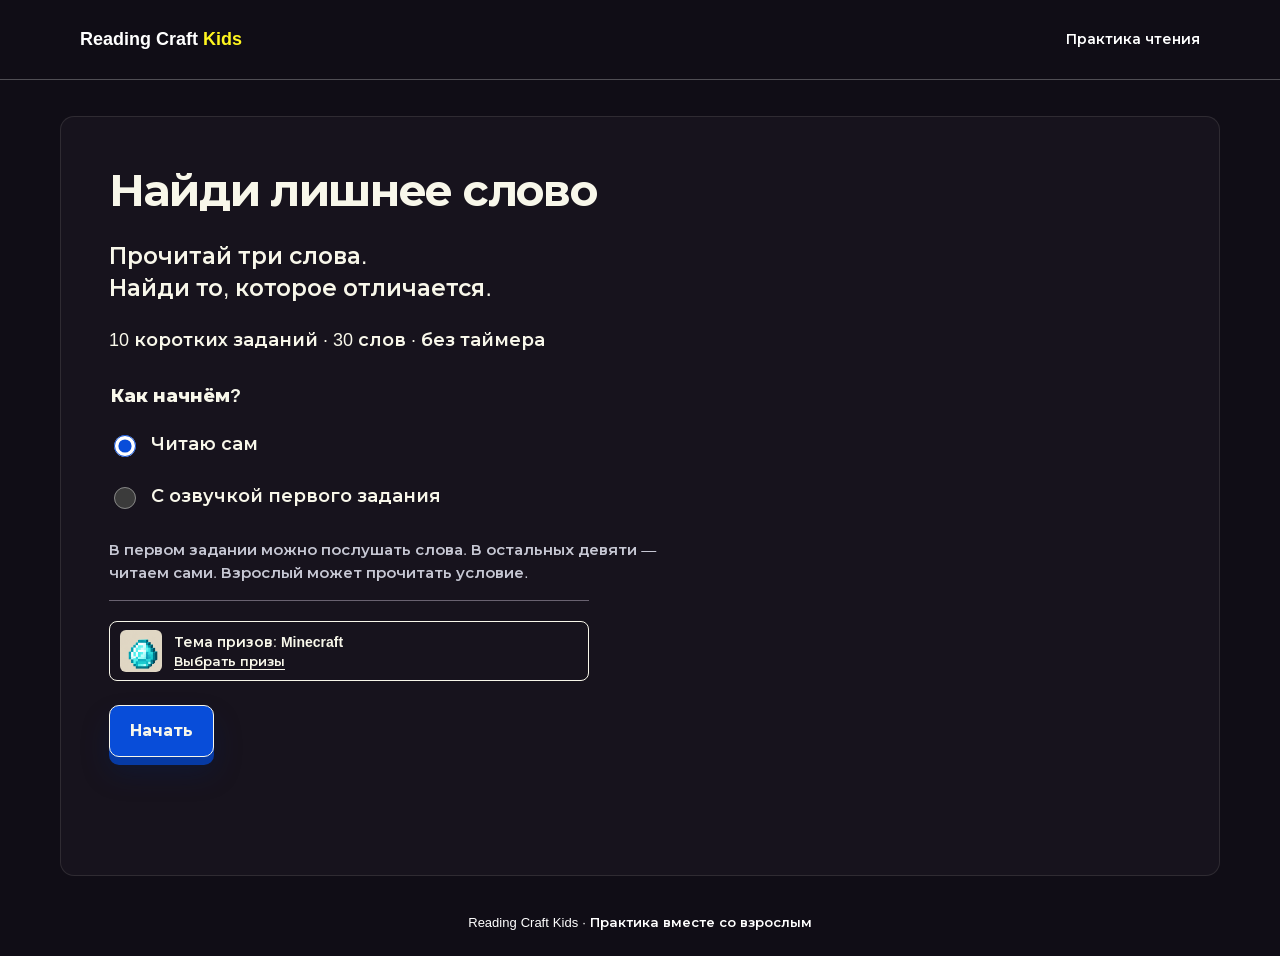
<file: ru/naydi-lishnee/index.html>
<!doctype html>
<html lang="ru">
<head>
  <meta charset="utf-8">
  <meta name="viewport" content="width=device-width, initial-scale=1">
  <meta name="theme-color" content="#084dd9">
  <link rel="canonical" href="https://readingcraftkids.com/ru/naydi-lishnee/">
  <meta name="robots" content="index, follow, max-image-preview:large">
  <meta name="description" content="Найди лишнее слово: 10 коротких заданий, 30 слов, подсказки и объяснения для совместной практики чтения.">
  <title>Найди лишнее слово — 30 слов | Reading Craft Kids</title>
  <link rel="stylesheet" href="style.css">
<link rel="stylesheet" href="../reading-games/theme-picker.css">
<link rel="stylesheet" href="../reading-games/illustrations.css">
</head>
<body>
  <a class="skip" href="#main">К заданию</a>
  <header><a class="brand" href="/ru/">Reading Craft <span>Kids</span></a><span>Практика чтения</span></header>
  <main id="main">
    <section id="intro" aria-labelledby="intro-title">
      <h1 id="intro-title" tabindex="-1">Найди лишнее слово</h1>
      <p class="lead">Прочитай три слова.<br>Найди то, которое отличается.</p>
      <p>10 коротких заданий · 30 слов · без таймера</p>
      <fieldset>
        <legend>Как начнём?</legend>
        <label><input type="radio" name="mode" value="reading" checked> Читаю сам</label>
        <label><input type="radio" name="mode" value="audio"> С озвучкой первого задания</label>
      </fieldset>
      <p class="note">В первом задании можно послушать слова. В остальных девяти — читаем сами. Взрослый может прочитать условие.</p>
      <details class="reward-theme-picker">
        <summary><span id="theme-summary" aria-hidden="true"></span><span>Тема призов: <strong id="theme-name">Minecraft</strong><small>Выбрать призы</small></span></summary>
        <fieldset><legend>Выбрать призы</legend><p class="theme-explainer">Те же задания, но с любимыми призами.</p><div id="theme-options" class="theme-options"></div></fieldset>
        <p class="theme-explainer">10 разных призов. Без повторов внутри занятия.</p>
      </details>
      <button id="start" class="primary" type="button" disabled>Готовим задание…</button>
      <p id="load-status" class="note" role="status"></p>
      <noscript><p>Для заданий нужен JavaScript. Включите его и обновите страницу.</p></noscript>
    </section>
    <section id="task" aria-labelledby="question" hidden>
      <div class="task-top"><p id="counter"></p><button id="restart-task" class="quiet" type="button">Начать заново</button></div>
      <progress id="progress" max="10" value="0" aria-label="Завершено заданий"></progress>
      <h1 id="question" tabindex="-1">Найди лишнее слово</h1>
      <div class="task-context"><div id="task-illustration" class="task-illustration" aria-hidden="true"></div><div class="task-copy">
      <p id="category" class="lead"></p>
      </div></div>
      <p id="instruction" class="note"></p>
      <div id="words" class="words"></div>
      <p id="audio-status" class="note" role="status"></p>
      <button id="continue-silent" class="quiet" type="button" hidden>Продолжить без звука</button>
      <div class="feedback" role="status" aria-live="polite"><p id="feedback"></p></div>
      <div class="actions">
        <button id="hint" class="secondary" type="button">Подсказка</button>
        <button id="reveal" class="quiet" type="button" hidden>Показать ответ</button>
      </div>
      <div id="restart-confirm" class="restart-confirm" hidden>
        <p>Вернуться к началу? Ответы этого прохождения не сохранятся.</p>
        <div class="actions"><button id="confirm-restart" class="secondary" type="button">Да, начать заново</button><button id="cancel-restart" class="quiet" type="button">Продолжить задание</button></div>
      </div>
    </section>
    <section id="chest" class="chest-view" aria-labelledby="chest-title" hidden>
      <p id="chest-counter" class="note"></p>
      <h1 id="chest-title" tabindex="-1">Спасибо! Ты заработал сундук!</h1>
      <p class="lead">Нажми на сундук, чтобы открыть приз</p>
      <p id="chest-theme" class="note"></p>
      <p id="answer-explanation" class="note"></p>
      <button id="open-prize" class="chest-button" type="button"><img src="chest.png" alt="" width="290" height="290"><span>Открыть сундук</span></button>
    </section>
    <section id="reward" class="reward-view" aria-labelledby="reward-title" hidden>
      <div class="reward-card">
        <p class="lead">Новая находка</p>
        <div id="prize-reveal" class="prize-reveal"></div>
        <h1 id="reward-title" tabindex="-1"></h1>
        <p>Новый приз в твою коллекцию!</p>
      </div>
      <div class="actions"><button id="next" class="primary" type="button">Следующее задание</button></div>
    </section>
    <section id="result" aria-labelledby="result-title" hidden>
      <h1 id="result-title" tabindex="-1">Все задания пройдены!</h1>
      <p class="lead">Ты разобрался в 30 словах.</p>
      <p>Вспомни одно лишнее слово и расскажи взрослому, почему ты его выбрал.</p>
      <h2>Твои призы</h2>
      <ul id="collection" class="collection" aria-label="Собранные призы"></ul>
      <p class="note">Призы остаются здесь до обновления страницы или нового прохождения.</p>
      <h2>Итог для взрослого</h2>
      <p id="summary"></p>
      <p class="note">Это практика чтения и понимания слов, а не оценка навыка. Озвучка, подсказки и показ ответа отмечены отдельно.</p>
      <details><summary>Как прошли задания</summary><ol id="records"></ol></details>
      <p id="repeat-note" class="note"></p>
      <div class="actions"><button id="restart" class="primary" type="button">Пройти ещё раз</button><a class="secondary link-button" href="/ru/">На главную</a></div>
    </section>
  </main>
  <footer>Reading Craft Kids · Практика вместе со взрослым</footer>
  <script type="module" src="app.mjs"></script>
  <script nomodule>document.getElementById('load-status').textContent='Откройте задание в современном браузере.';</script>
</body>
</html>
</file>
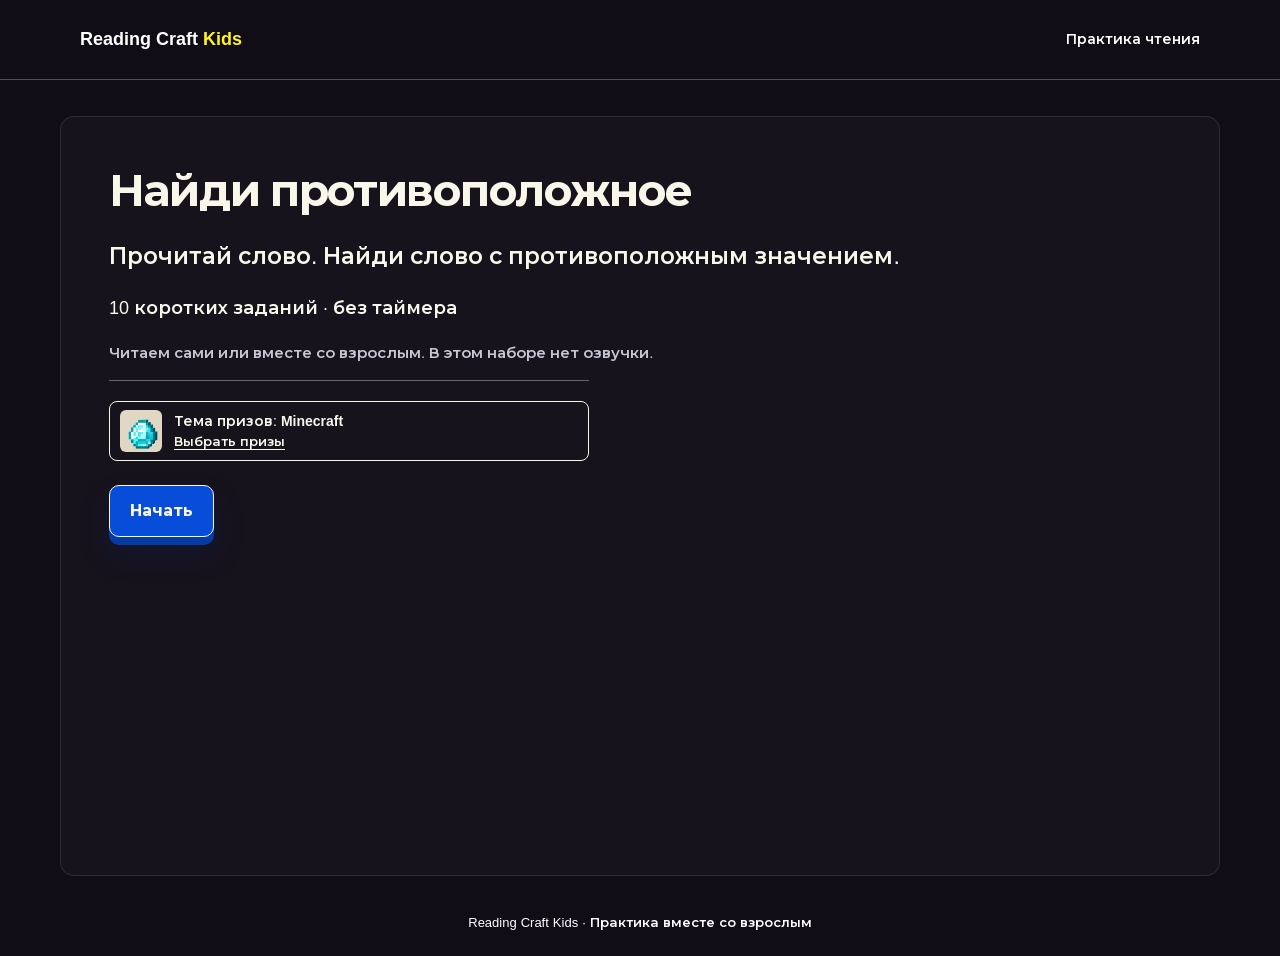
<file: ru/naydi-protivopolozhnoe/index.html>
<!doctype html>
<html lang="ru">
<head>
  <meta charset="utf-8">
  <meta name="viewport" content="width=device-width, initial-scale=1">
  <meta name="theme-color" content="#084dd9">
  <link rel="canonical" href="https://readingcraftkids.com/ru/naydi-protivopolozhnoe/">
  <meta name="robots" content="index, follow, max-image-preview:large">
  <meta name="description" content="Найди противоположное: 10 заданий с подсказками и тематическими призами для практики чтения.">
  <title>Найди противоположное | Reading Craft Kids</title>
  <link rel="stylesheet" href="../naydi-lishnee/style.css">
  <link rel="stylesheet" href="../reading-games/style.css">
<style>.reading-prompt { white-space: pre-line; } .word { font-size: clamp(24px, 2.5vw, 32px); overflow-wrap: anywhere; }</style>
<link rel="stylesheet" href="../reading-games/theme-picker.css">
<link rel="stylesheet" href="../reading-games/illustrations.css">
</head>
<body data-exercise="naydi-protivopolozhnoe">
  <a class="skip" href="#main">К заданию</a>
  <header><a class="brand" href="/ru/">Reading Craft <span>Kids</span></a><span>Практика чтения</span></header>
  <main id="main">
    <section id="intro" aria-labelledby="intro-title">
      <h1 id="intro-title" tabindex="-1">Найди противоположное</h1>
      <p class="lead">Прочитай слово. Найди слово с противоположным значением.</p>
      <p>10 коротких заданий · без таймера</p>
      <input type="radio" name="mode" value="reading" checked hidden>
      <p class="note">Читаем сами или вместе со взрослым. В этом наборе нет озвучки.</p>
      <details class="reward-theme-picker">
        <summary><span id="theme-summary" aria-hidden="true"></span><span>Тема призов: <strong id="theme-name">Minecraft</strong><small>Выбрать призы</small></span></summary>
        <fieldset><legend>Выбрать призы</legend><p class="theme-explainer">Те же задания, но с любимыми призами.</p><div id="theme-options" class="theme-options"></div></fieldset>
        <p class="theme-explainer">10 разных призов. Без повторов внутри занятия.</p>
      </details>
      <button id="start" class="primary" type="button" disabled>Готовим задание…</button>
      <p id="load-status" class="note" role="status"></p>
      <noscript><p>Для заданий нужен JavaScript. Включите его и обновите страницу.</p></noscript>
    </section>
    <section id="task" aria-labelledby="question" hidden>
      <div class="task-top"><p id="counter"></p><button id="restart-task" class="quiet" type="button">Начать заново</button></div>
      <progress id="progress" max="10" value="0" aria-label="Завершено заданий"></progress>
      <h1 id="question" tabindex="-1">Найди противоположное</h1>
      <div class="task-context"><div id="task-illustration" class="task-illustration" aria-hidden="true"></div><div class="task-copy">
      <p id="category" class="reading-prompt"></p>
      <p id="statement" class="statement" hidden></p>
      </div></div>
      <p id="instruction" class="note"></p>
      <div id="words" class="words"></div>
      <p id="audio-status" class="note" role="status"></p>
      <button id="continue-silent" class="quiet" type="button" hidden>Продолжить без звука</button>
      <div class="feedback" role="status" aria-live="polite"><p id="feedback"></p></div>
      <div class="actions">
        <button id="hint" class="secondary" type="button">Подсказка</button>
        <button id="reveal" class="quiet" type="button" hidden>Показать ответ</button>
      </div>
      <div id="restart-confirm" class="restart-confirm" hidden>
        <p>Вернуться к началу? Ответы этого прохождения не сохранятся.</p>
        <div class="actions"><button id="confirm-restart" class="secondary" type="button">Да, начать заново</button><button id="cancel-restart" class="quiet" type="button">Продолжить задание</button></div>
      </div>
    </section>
    <section id="chest" class="chest-view" aria-labelledby="chest-title" hidden>
      <p id="chest-counter" class="note"></p>
      <h1 id="chest-title" tabindex="-1">Спасибо! Ты заработал сундук!</h1>
      <p class="lead">Нажми на сундук, чтобы открыть приз</p>
      <p id="chest-theme" class="note"></p>
      <p id="answer-explanation" class="note"></p>
      <button id="open-prize" class="chest-button" type="button"><img src="../naydi-lishnee/chest.png" alt="" width="290" height="290"><span>Открыть сундук</span></button>
    </section>
    <section id="reward" class="reward-view" aria-labelledby="reward-title" hidden>
      <div class="reward-card">
        <p class="lead">Новая находка</p>
        <div id="prize-reveal" class="prize-reveal"></div>
        <h1 id="reward-title" tabindex="-1"></h1>
        <p>Новый приз в твою коллекцию!</p>
      </div>
      <div class="actions"><button id="next" class="primary" type="button">Следующее задание</button></div>
    </section>
    <section id="result" aria-labelledby="result-title" hidden>
      <h1 id="result-title" tabindex="-1">Все задания пройдены!</h1>
      <p class="lead">Ты нашёл 10 пар противоположных слов.</p>
      <p>Вспомни один ответ и расскажи взрослому, как ты его нашёл.</p>
      <h2>Твои призы</h2>
      <ul id="collection" class="collection" aria-label="Собранные призы"></ul>
      <p class="note">Призы остаются здесь до обновления страницы или нового прохождения.</p>
      <h2>Итог для взрослого</h2>
      <p id="summary"></p>
      <p class="note">Это практика понимания прочитанного, а не оценка навыка. Подсказки и показ ответа отмечены отдельно.</p>
      <details><summary>Как прошли задания</summary><ol id="records"></ol></details>
      <p id="repeat-note" class="note"></p>
      <div class="actions"><button id="restart" class="primary" type="button">Пройти ещё раз</button><a class="secondary link-button" href="/ru/">На главную</a></div>
    </section>
  </main>
  <footer>Reading Craft Kids · Практика вместе со взрослым</footer>
  <script type="module" src="../reading-games/app.mjs"></script>
  <script nomodule>document.getElementById('load-status').textContent='Откройте задание в современном браузере.';</script>
</body>
</html>
</file>
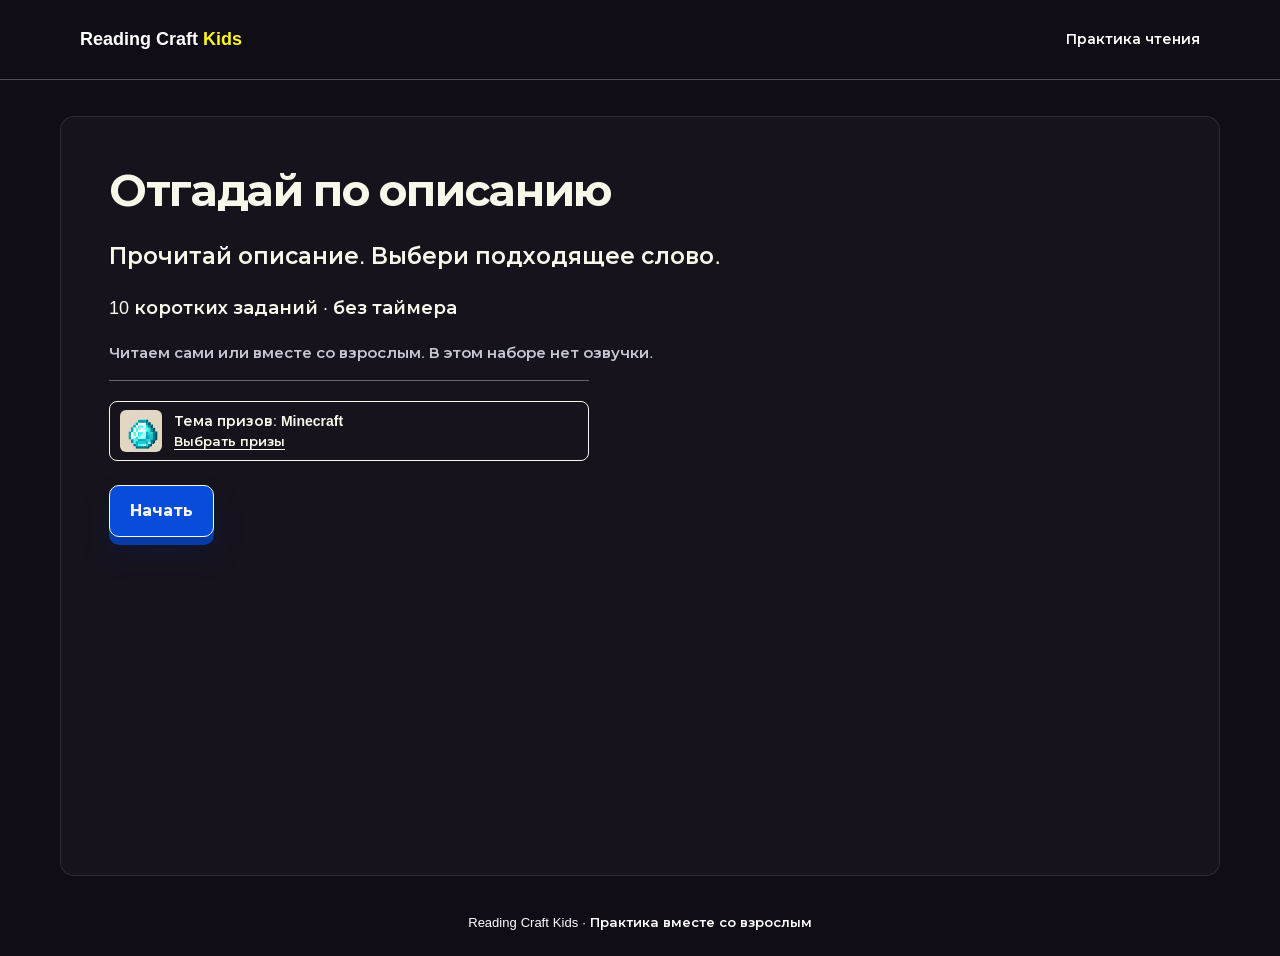
<file: ru/otgaday-po-opisaniyu/index.html>
<!doctype html>
<html lang="ru">
<head>
  <meta charset="utf-8">
  <meta name="viewport" content="width=device-width, initial-scale=1">
  <meta name="theme-color" content="#084dd9">
  <link rel="canonical" href="https://readingcraftkids.com/ru/otgaday-po-opisaniyu/">
  <meta name="robots" content="index, follow, max-image-preview:large">
  <meta name="description" content="Отгадай по описанию: 10 заданий с подсказками и тематическими призами для практики чтения.">
  <title>Отгадай по описанию | Reading Craft Kids</title>
  <link rel="stylesheet" href="../naydi-lishnee/style.css">
  <link rel="stylesheet" href="../reading-games/style.css">
<link rel="stylesheet" href="../reading-games/theme-picker.css">
<link rel="stylesheet" href="../reading-games/illustrations.css">
</head>
<body data-exercise="otgaday-po-opisaniyu">
  <a class="skip" href="#main">К заданию</a>
  <header><a class="brand" href="/ru/">Reading Craft <span>Kids</span></a><span>Практика чтения</span></header>
  <main id="main">
    <section id="intro" aria-labelledby="intro-title">
      <h1 id="intro-title" tabindex="-1">Отгадай по описанию</h1>
      <p class="lead">Прочитай описание. Выбери подходящее слово.</p>
      <p>10 коротких заданий · без таймера</p>
      <input type="radio" name="mode" value="reading" checked hidden>
      <p class="note">Читаем сами или вместе со взрослым. В этом наборе нет озвучки.</p>
      <details class="reward-theme-picker">
        <summary><span id="theme-summary" aria-hidden="true"></span><span>Тема призов: <strong id="theme-name">Minecraft</strong><small>Выбрать призы</small></span></summary>
        <fieldset><legend>Выбрать призы</legend><p class="theme-explainer">Те же задания, но с любимыми призами.</p><div id="theme-options" class="theme-options"></div></fieldset>
        <p class="theme-explainer">10 разных призов. Без повторов внутри занятия.</p>
      </details>
      <button id="start" class="primary" type="button" disabled>Готовим задание…</button>
      <p id="load-status" class="note" role="status"></p>
      <noscript><p>Для заданий нужен JavaScript. Включите его и обновите страницу.</p></noscript>
    </section>
    <section id="task" aria-labelledby="question" hidden>
      <div class="task-top"><p id="counter"></p><button id="restart-task" class="quiet" type="button">Начать заново</button></div>
      <progress id="progress" max="10" value="0" aria-label="Завершено заданий"></progress>
      <h1 id="question" tabindex="-1">Отгадай по описанию</h1>
      <div class="task-context"><div id="task-illustration" class="task-illustration" aria-hidden="true"></div><div class="task-copy">
      <p id="category" class="reading-prompt"></p>
      <p id="statement" class="statement" hidden></p>
      </div></div>
      <p id="instruction" class="note"></p>
      <div id="words" class="words"></div>
      <p id="audio-status" class="note" role="status"></p>
      <button id="continue-silent" class="quiet" type="button" hidden>Продолжить без звука</button>
      <div class="feedback" role="status" aria-live="polite"><p id="feedback"></p></div>
      <div class="actions">
        <button id="hint" class="secondary" type="button">Подсказка</button>
        <button id="reveal" class="quiet" type="button" hidden>Показать ответ</button>
      </div>
      <div id="restart-confirm" class="restart-confirm" hidden>
        <p>Вернуться к началу? Ответы этого прохождения не сохранятся.</p>
        <div class="actions"><button id="confirm-restart" class="secondary" type="button">Да, начать заново</button><button id="cancel-restart" class="quiet" type="button">Продолжить задание</button></div>
      </div>
    </section>
    <section id="chest" class="chest-view" aria-labelledby="chest-title" hidden>
      <p id="chest-counter" class="note"></p>
      <h1 id="chest-title" tabindex="-1">Спасибо! Ты заработал сундук!</h1>
      <p class="lead">Нажми на сундук, чтобы открыть приз</p>
      <p id="chest-theme" class="note"></p>
      <p id="answer-explanation" class="note"></p>
      <button id="open-prize" class="chest-button" type="button"><img src="../naydi-lishnee/chest.png" alt="" width="290" height="290"><span>Открыть сундук</span></button>
    </section>
    <section id="reward" class="reward-view" aria-labelledby="reward-title" hidden>
      <div class="reward-card">
        <p class="lead">Новая находка</p>
        <div id="prize-reveal" class="prize-reveal"></div>
        <h1 id="reward-title" tabindex="-1"></h1>
        <p>Новый приз в твою коллекцию!</p>
      </div>
      <div class="actions"><button id="next" class="primary" type="button">Следующее задание</button></div>
    </section>
    <section id="result" aria-labelledby="result-title" hidden>
      <h1 id="result-title" tabindex="-1">Все задания пройдены!</h1>
      <p class="lead">Ты разгадал 10 описаний.</p>
      <p>Вспомни один ответ и расскажи взрослому, как ты его нашёл.</p>
      <h2>Твои призы</h2>
      <ul id="collection" class="collection" aria-label="Собранные призы"></ul>
      <p class="note">Призы остаются здесь до обновления страницы или нового прохождения.</p>
      <h2>Итог для взрослого</h2>
      <p id="summary"></p>
      <p class="note">Это практика понимания прочитанного, а не оценка навыка. Подсказки и показ ответа отмечены отдельно.</p>
      <details><summary>Как прошли задания</summary><ol id="records"></ol></details>
      <p id="repeat-note" class="note"></p>
      <div class="actions"><button id="restart" class="primary" type="button">Пройти ещё раз</button><a class="secondary link-button" href="/ru/">На главную</a></div>
    </section>
  </main>
  <footer>Reading Craft Kids · Практика вместе со взрослым</footer>
  <script type="module" src="../reading-games/app.mjs"></script>
  <script nomodule>document.getElementById('load-status').textContent='Откройте задание в современном браузере.';</script>
</body>
</html>
</file>
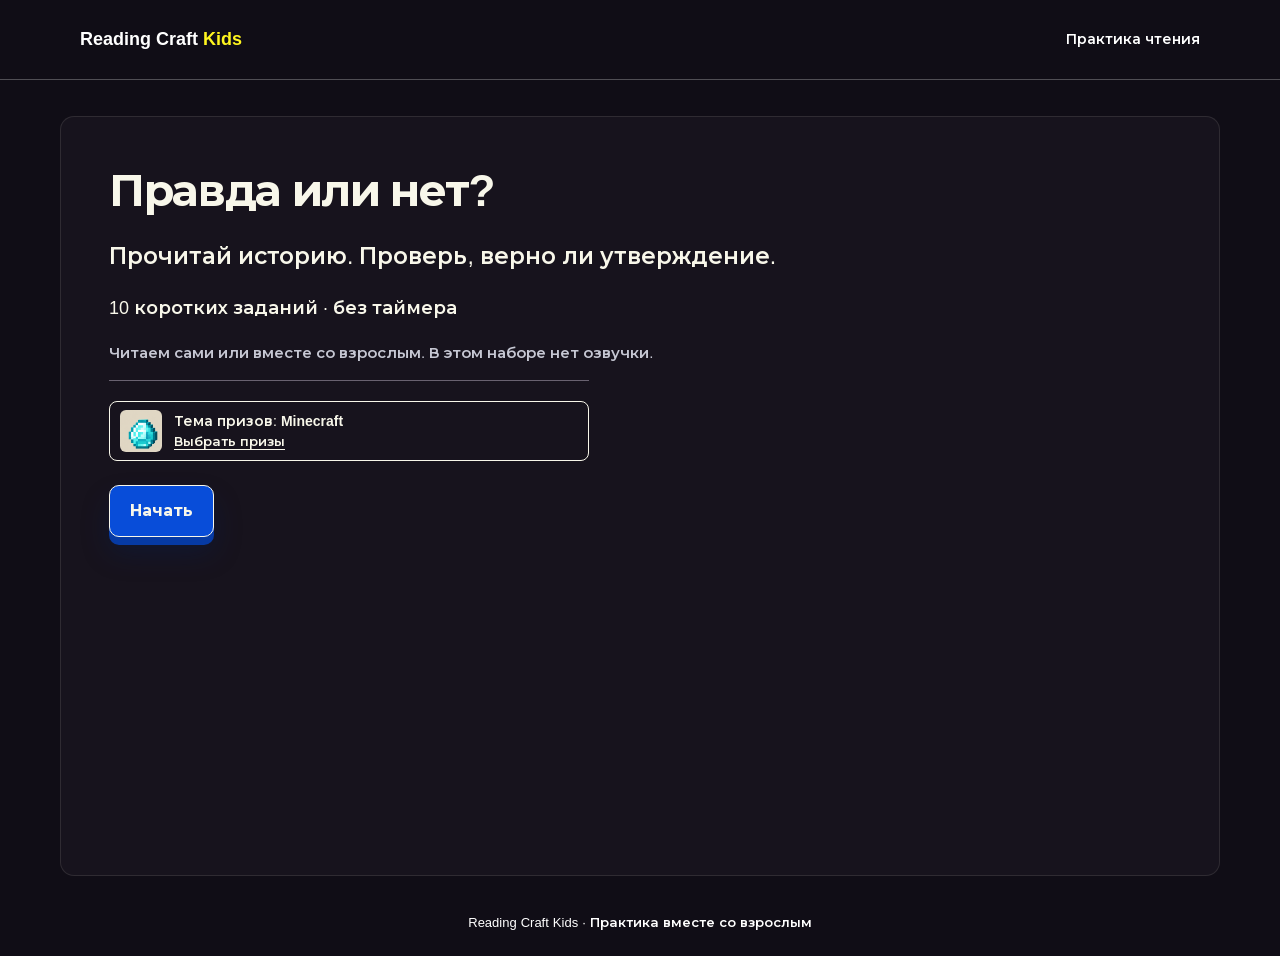
<file: ru/pravda-ili-net/index.html>
<!doctype html>
<html lang="ru">
<head>
  <meta charset="utf-8">
  <meta name="viewport" content="width=device-width, initial-scale=1">
  <meta name="theme-color" content="#084dd9">
  <link rel="canonical" href="https://readingcraftkids.com/ru/pravda-ili-net/">
  <meta name="robots" content="index, follow, max-image-preview:large">
  <meta name="description" content="Правда или нет?: 10 заданий с подсказками и тематическими призами для практики чтения.">
  <title>Правда или нет? | Reading Craft Kids</title>
  <link rel="stylesheet" href="../naydi-lishnee/style.css">
  <link rel="stylesheet" href="../reading-games/style.css">
<link rel="stylesheet" href="../reading-games/theme-picker.css">
<link rel="stylesheet" href="../reading-games/illustrations.css">
</head>
<body data-exercise="pravda-ili-net">
  <a class="skip" href="#main">К заданию</a>
  <header><a class="brand" href="/ru/">Reading Craft <span>Kids</span></a><span>Практика чтения</span></header>
  <main id="main">
    <section id="intro" aria-labelledby="intro-title">
      <h1 id="intro-title" tabindex="-1">Правда или нет?</h1>
      <p class="lead">Прочитай историю. Проверь, верно ли утверждение.</p>
      <p>10 коротких заданий · без таймера</p>
      <input type="radio" name="mode" value="reading" checked hidden>
      <p class="note">Читаем сами или вместе со взрослым. В этом наборе нет озвучки.</p>
      <details class="reward-theme-picker">
        <summary><span id="theme-summary" aria-hidden="true"></span><span>Тема призов: <strong id="theme-name">Minecraft</strong><small>Выбрать призы</small></span></summary>
        <fieldset><legend>Выбрать призы</legend><p class="theme-explainer">Те же задания, но с любимыми призами.</p><div id="theme-options" class="theme-options"></div></fieldset>
        <p class="theme-explainer">10 разных призов. Без повторов внутри занятия.</p>
      </details>
      <button id="start" class="primary" type="button" disabled>Готовим задание…</button>
      <p id="load-status" class="note" role="status"></p>
      <noscript><p>Для заданий нужен JavaScript. Включите его и обновите страницу.</p></noscript>
    </section>
    <section id="task" aria-labelledby="question" hidden>
      <div class="task-top"><p id="counter"></p><button id="restart-task" class="quiet" type="button">Начать заново</button></div>
      <progress id="progress" max="10" value="0" aria-label="Завершено заданий"></progress>
      <h1 id="question" tabindex="-1">Правда или нет?</h1>
      <div class="task-context"><div id="task-illustration" class="task-illustration" aria-hidden="true"></div><div class="task-copy">
      <p id="category" class="reading-prompt"></p>
      <p id="statement" class="statement" hidden></p>
      </div></div>
      <p id="instruction" class="note"></p>
      <div id="words" class="words"></div>
      <p id="audio-status" class="note" role="status"></p>
      <button id="continue-silent" class="quiet" type="button" hidden>Продолжить без звука</button>
      <div class="feedback" role="status" aria-live="polite"><p id="feedback"></p></div>
      <div class="actions">
        <button id="hint" class="secondary" type="button">Подсказка</button>
        <button id="reveal" class="quiet" type="button" hidden>Показать ответ</button>
      </div>
      <div id="restart-confirm" class="restart-confirm" hidden>
        <p>Вернуться к началу? Ответы этого прохождения не сохранятся.</p>
        <div class="actions"><button id="confirm-restart" class="secondary" type="button">Да, начать заново</button><button id="cancel-restart" class="quiet" type="button">Продолжить задание</button></div>
      </div>
    </section>
    <section id="chest" class="chest-view" aria-labelledby="chest-title" hidden>
      <p id="chest-counter" class="note"></p>
      <h1 id="chest-title" tabindex="-1">Спасибо! Ты заработал сундук!</h1>
      <p class="lead">Нажми на сундук, чтобы открыть приз</p>
      <p id="chest-theme" class="note"></p>
      <p id="answer-explanation" class="note"></p>
      <button id="open-prize" class="chest-button" type="button"><img src="../naydi-lishnee/chest.png" alt="" width="290" height="290"><span>Открыть сундук</span></button>
    </section>
    <section id="reward" class="reward-view" aria-labelledby="reward-title" hidden>
      <div class="reward-card">
        <p class="lead">Новая находка</p>
        <div id="prize-reveal" class="prize-reveal"></div>
        <h1 id="reward-title" tabindex="-1"></h1>
        <p>Новый приз в твою коллекцию!</p>
      </div>
      <div class="actions"><button id="next" class="primary" type="button">Следующее задание</button></div>
    </section>
    <section id="result" aria-labelledby="result-title" hidden>
      <h1 id="result-title" tabindex="-1">Все задания пройдены!</h1>
      <p class="lead">Ты проверил 10 историй.</p>
      <p>Вспомни один ответ и расскажи взрослому, как ты его нашёл.</p>
      <h2>Твои призы</h2>
      <ul id="collection" class="collection" aria-label="Собранные призы"></ul>
      <p class="note">Призы остаются здесь до обновления страницы или нового прохождения.</p>
      <h2>Итог для взрослого</h2>
      <p id="summary"></p>
      <p class="note">Это практика понимания прочитанного, а не оценка навыка. Подсказки и показ ответа отмечены отдельно.</p>
      <details><summary>Как прошли задания</summary><ol id="records"></ol></details>
      <p id="repeat-note" class="note"></p>
      <div class="actions"><button id="restart" class="primary" type="button">Пройти ещё раз</button><a class="secondary link-button" href="/ru/">На главную</a></div>
    </section>
  </main>
  <footer>Reading Craft Kids · Практика вместе со взрослым</footer>
  <script type="module" src="../reading-games/app.mjs"></script>
  <script nomodule>document.getElementById('load-status').textContent='Откройте задание в современном браузере.';</script>
</body>
</html>
</file>
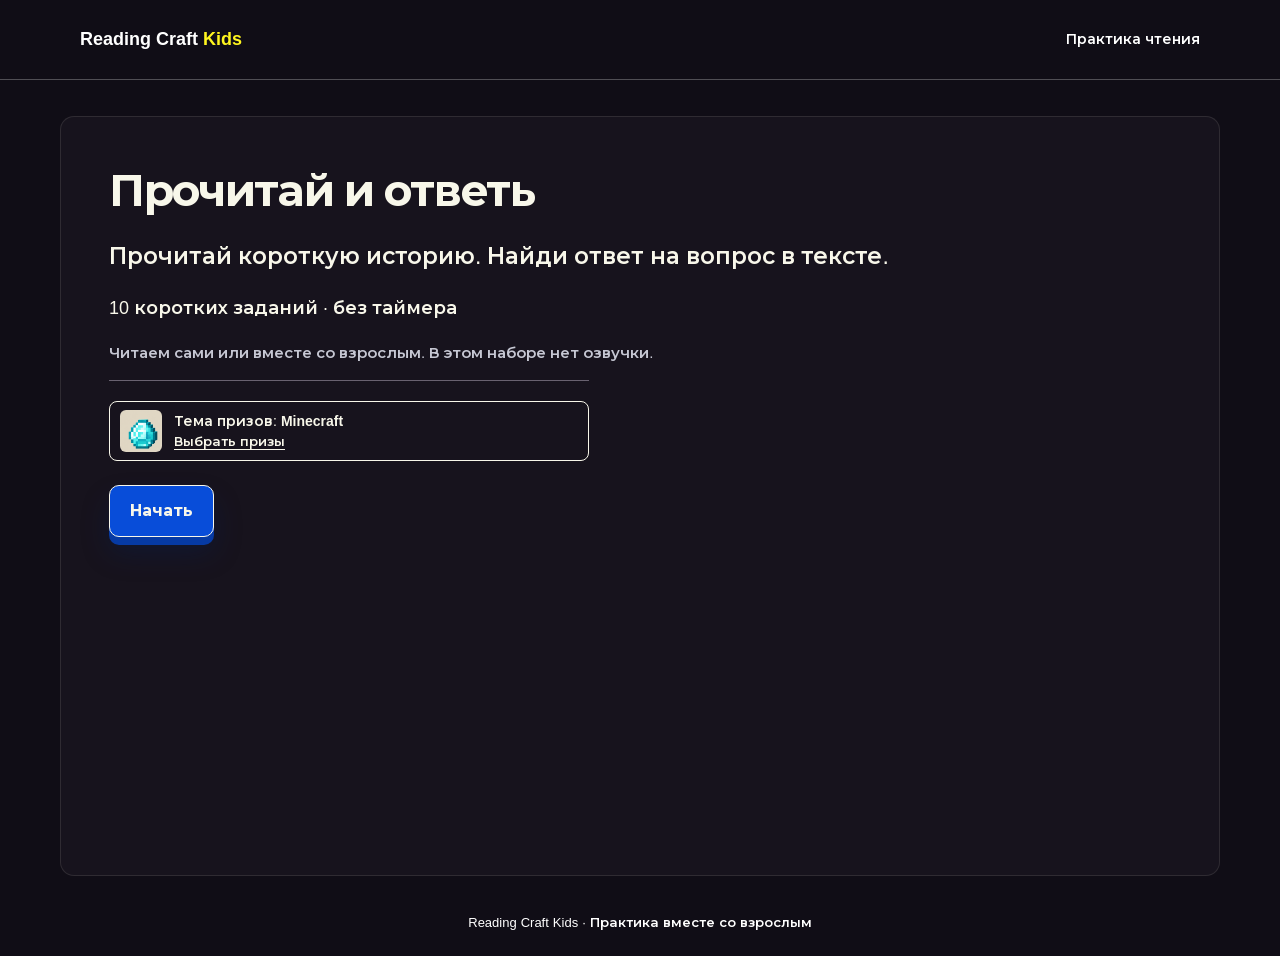
<file: ru/prochitay-i-otvet/index.html>
<!doctype html>
<html lang="ru">
<head>
  <meta charset="utf-8">
  <meta name="viewport" content="width=device-width, initial-scale=1">
  <meta name="theme-color" content="#084dd9">
  <link rel="canonical" href="https://readingcraftkids.com/ru/prochitay-i-otvet/">
  <meta name="robots" content="index, follow, max-image-preview:large">
  <meta name="description" content="Прочитай и ответь: 10 заданий с подсказками и тематическими призами для практики чтения.">
  <title>Прочитай и ответь | Reading Craft Kids</title>
  <link rel="stylesheet" href="../naydi-lishnee/style.css">
  <link rel="stylesheet" href="../reading-games/style.css">
<style>.reading-prompt { white-space: pre-line; } .word { font-size: clamp(24px, 2.5vw, 32px); overflow-wrap: anywhere; }</style>
<link rel="stylesheet" href="../reading-games/theme-picker.css">
<link rel="stylesheet" href="../reading-games/illustrations.css">
</head>
<body data-exercise="prochitay-i-otvet">
  <a class="skip" href="#main">К заданию</a>
  <header><a class="brand" href="/ru/">Reading Craft <span>Kids</span></a><span>Практика чтения</span></header>
  <main id="main">
    <section id="intro" aria-labelledby="intro-title">
      <h1 id="intro-title" tabindex="-1">Прочитай и ответь</h1>
      <p class="lead">Прочитай короткую историю. Найди ответ на вопрос в тексте.</p>
      <p>10 коротких заданий · без таймера</p>
      <input type="radio" name="mode" value="reading" checked hidden>
      <p class="note">Читаем сами или вместе со взрослым. В этом наборе нет озвучки.</p>
      <details class="reward-theme-picker">
        <summary><span id="theme-summary" aria-hidden="true"></span><span>Тема призов: <strong id="theme-name">Minecraft</strong><small>Выбрать призы</small></span></summary>
        <fieldset><legend>Выбрать призы</legend><p class="theme-explainer">Те же задания, но с любимыми призами.</p><div id="theme-options" class="theme-options"></div></fieldset>
        <p class="theme-explainer">10 разных призов. Без повторов внутри занятия.</p>
      </details>
      <button id="start" class="primary" type="button" disabled>Готовим задание…</button>
      <p id="load-status" class="note" role="status"></p>
      <noscript><p>Для заданий нужен JavaScript. Включите его и обновите страницу.</p></noscript>
    </section>
    <section id="task" aria-labelledby="question" hidden>
      <div class="task-top"><p id="counter"></p><button id="restart-task" class="quiet" type="button">Начать заново</button></div>
      <progress id="progress" max="10" value="0" aria-label="Завершено заданий"></progress>
      <h1 id="question" tabindex="-1">Прочитай и ответь</h1>
      <div class="task-context"><div id="task-illustration" class="task-illustration" aria-hidden="true"></div><div class="task-copy">
      <p id="category" class="reading-prompt"></p>
      <p id="statement" class="statement" hidden></p>
      </div></div>
      <p id="instruction" class="note"></p>
      <div id="words" class="words"></div>
      <p id="audio-status" class="note" role="status"></p>
      <button id="continue-silent" class="quiet" type="button" hidden>Продолжить без звука</button>
      <div class="feedback" role="status" aria-live="polite"><p id="feedback"></p></div>
      <div class="actions">
        <button id="hint" class="secondary" type="button">Подсказка</button>
        <button id="reveal" class="quiet" type="button" hidden>Показать ответ</button>
      </div>
      <div id="restart-confirm" class="restart-confirm" hidden>
        <p>Вернуться к началу? Ответы этого прохождения не сохранятся.</p>
        <div class="actions"><button id="confirm-restart" class="secondary" type="button">Да, начать заново</button><button id="cancel-restart" class="quiet" type="button">Продолжить задание</button></div>
      </div>
    </section>
    <section id="chest" class="chest-view" aria-labelledby="chest-title" hidden>
      <p id="chest-counter" class="note"></p>
      <h1 id="chest-title" tabindex="-1">Спасибо! Ты заработал сундук!</h1>
      <p class="lead">Нажми на сундук, чтобы открыть приз</p>
      <p id="chest-theme" class="note"></p>
      <p id="answer-explanation" class="note"></p>
      <button id="open-prize" class="chest-button" type="button"><img src="../naydi-lishnee/chest.png" alt="" width="290" height="290"><span>Открыть сундук</span></button>
    </section>
    <section id="reward" class="reward-view" aria-labelledby="reward-title" hidden>
      <div class="reward-card">
        <p class="lead">Новая находка</p>
        <div id="prize-reveal" class="prize-reveal"></div>
        <h1 id="reward-title" tabindex="-1"></h1>
        <p>Новый приз в твою коллекцию!</p>
      </div>
      <div class="actions"><button id="next" class="primary" type="button">Следующее задание</button></div>
    </section>
    <section id="result" aria-labelledby="result-title" hidden>
      <h1 id="result-title" tabindex="-1">Все задания пройдены!</h1>
      <p class="lead">Ты прочитал 10 историй и ответил на вопросы.</p>
      <p>Вспомни один ответ и расскажи взрослому, как ты его нашёл.</p>
      <h2>Твои призы</h2>
      <ul id="collection" class="collection" aria-label="Собранные призы"></ul>
      <p class="note">Призы остаются здесь до обновления страницы или нового прохождения.</p>
      <h2>Итог для взрослого</h2>
      <p id="summary"></p>
      <p class="note">Это практика понимания прочитанного, а не оценка навыка. Подсказки и показ ответа отмечены отдельно.</p>
      <details><summary>Как прошли задания</summary><ol id="records"></ol></details>
      <p id="repeat-note" class="note"></p>
      <div class="actions"><button id="restart" class="primary" type="button">Пройти ещё раз</button><a class="secondary link-button" href="/ru/">На главную</a></div>
    </section>
  </main>
  <footer>Reading Craft Kids · Практика вместе со взрослым</footer>
  <script type="module" src="../reading-games/app.mjs"></script>
  <script nomodule>document.getElementById('load-status').textContent='Откройте задание в современном браузере.';</script>
</body>
</html>
</file>
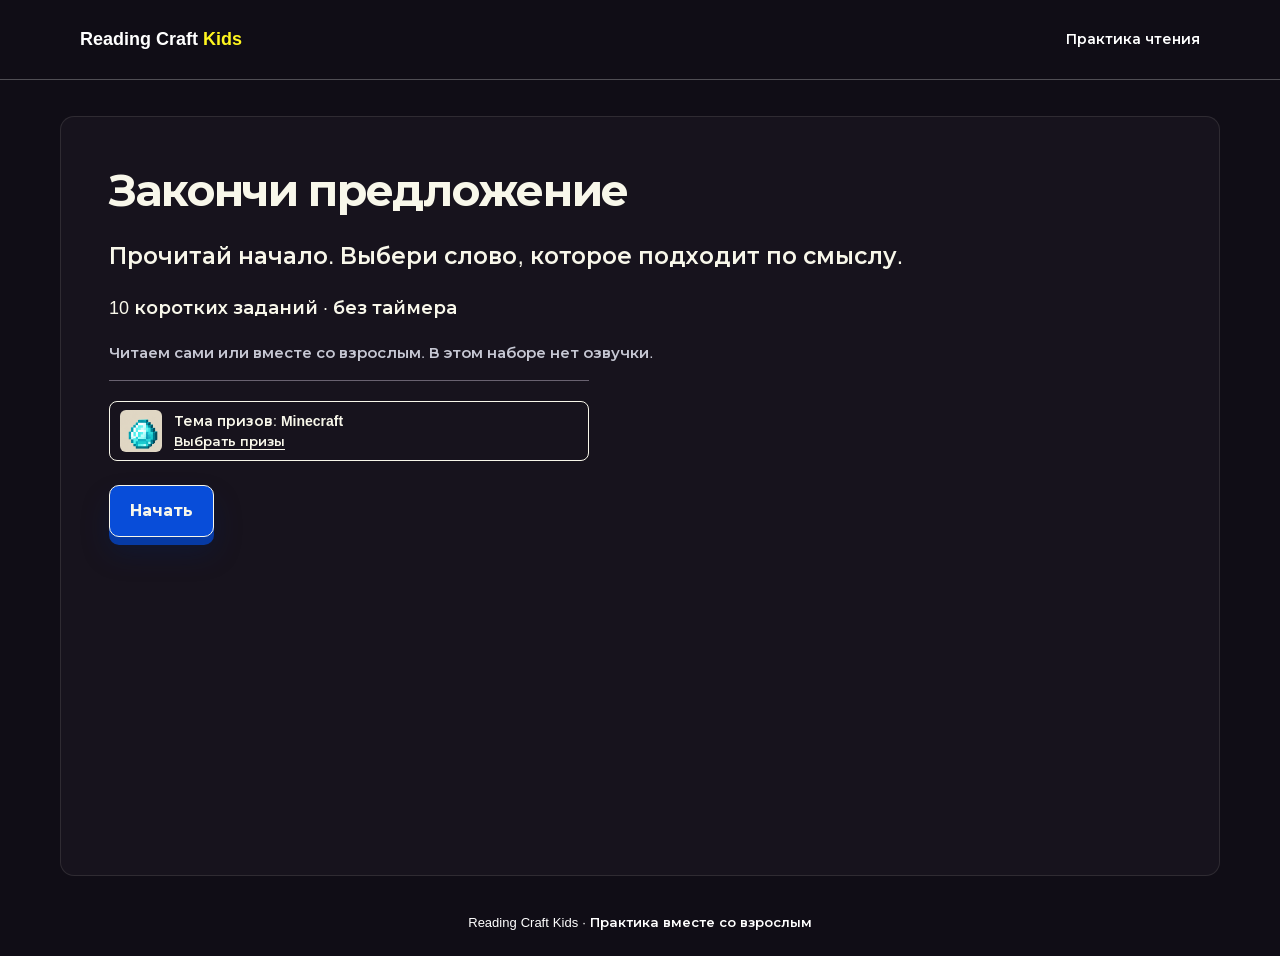
<file: ru/zakonchi-predlozhenie/index.html>
<!doctype html>
<html lang="ru">
<head>
  <meta charset="utf-8">
  <meta name="viewport" content="width=device-width, initial-scale=1">
  <meta name="theme-color" content="#084dd9">
  <link rel="canonical" href="https://readingcraftkids.com/ru/zakonchi-predlozhenie/">
  <meta name="robots" content="index, follow, max-image-preview:large">
  <meta name="description" content="Закончи предложение: 10 заданий с подсказками и тематическими призами для практики чтения.">
  <title>Закончи предложение | Reading Craft Kids</title>
  <link rel="stylesheet" href="../naydi-lishnee/style.css">
  <link rel="stylesheet" href="../reading-games/style.css">
<style>.reading-prompt { white-space: pre-line; } .word { font-size: clamp(24px, 2.5vw, 32px); overflow-wrap: anywhere; }</style>
<link rel="stylesheet" href="../reading-games/theme-picker.css">
<link rel="stylesheet" href="../reading-games/illustrations.css">
</head>
<body data-exercise="zakonchi-predlozhenie">
  <a class="skip" href="#main">К заданию</a>
  <header><a class="brand" href="/ru/">Reading Craft <span>Kids</span></a><span>Практика чтения</span></header>
  <main id="main">
    <section id="intro" aria-labelledby="intro-title">
      <h1 id="intro-title" tabindex="-1">Закончи предложение</h1>
      <p class="lead">Прочитай начало. Выбери слово, которое подходит по смыслу.</p>
      <p>10 коротких заданий · без таймера</p>
      <input type="radio" name="mode" value="reading" checked hidden>
      <p class="note">Читаем сами или вместе со взрослым. В этом наборе нет озвучки.</p>
      <details class="reward-theme-picker">
        <summary><span id="theme-summary" aria-hidden="true"></span><span>Тема призов: <strong id="theme-name">Minecraft</strong><small>Выбрать призы</small></span></summary>
        <fieldset><legend>Выбрать призы</legend><p class="theme-explainer">Те же задания, но с любимыми призами.</p><div id="theme-options" class="theme-options"></div></fieldset>
        <p class="theme-explainer">10 разных призов. Без повторов внутри занятия.</p>
      </details>
      <button id="start" class="primary" type="button" disabled>Готовим задание…</button>
      <p id="load-status" class="note" role="status"></p>
      <noscript><p>Для заданий нужен JavaScript. Включите его и обновите страницу.</p></noscript>
    </section>
    <section id="task" aria-labelledby="question" hidden>
      <div class="task-top"><p id="counter"></p><button id="restart-task" class="quiet" type="button">Начать заново</button></div>
      <progress id="progress" max="10" value="0" aria-label="Завершено заданий"></progress>
      <h1 id="question" tabindex="-1">Закончи предложение</h1>
      <div class="task-context"><div id="task-illustration" class="task-illustration" aria-hidden="true"></div><div class="task-copy">
      <p id="category" class="reading-prompt"></p>
      <p id="statement" class="statement" hidden></p>
      </div></div>
      <p id="instruction" class="note"></p>
      <div id="words" class="words"></div>
      <p id="audio-status" class="note" role="status"></p>
      <button id="continue-silent" class="quiet" type="button" hidden>Продолжить без звука</button>
      <div class="feedback" role="status" aria-live="polite"><p id="feedback"></p></div>
      <div class="actions">
        <button id="hint" class="secondary" type="button">Подсказка</button>
        <button id="reveal" class="quiet" type="button" hidden>Показать ответ</button>
      </div>
      <div id="restart-confirm" class="restart-confirm" hidden>
        <p>Вернуться к началу? Ответы этого прохождения не сохранятся.</p>
        <div class="actions"><button id="confirm-restart" class="secondary" type="button">Да, начать заново</button><button id="cancel-restart" class="quiet" type="button">Продолжить задание</button></div>
      </div>
    </section>
    <section id="chest" class="chest-view" aria-labelledby="chest-title" hidden>
      <p id="chest-counter" class="note"></p>
      <h1 id="chest-title" tabindex="-1">Спасибо! Ты заработал сундук!</h1>
      <p class="lead">Нажми на сундук, чтобы открыть приз</p>
      <p id="chest-theme" class="note"></p>
      <p id="answer-explanation" class="note"></p>
      <button id="open-prize" class="chest-button" type="button"><img src="../naydi-lishnee/chest.png" alt="" width="290" height="290"><span>Открыть сундук</span></button>
    </section>
    <section id="reward" class="reward-view" aria-labelledby="reward-title" hidden>
      <div class="reward-card">
        <p class="lead">Новая находка</p>
        <div id="prize-reveal" class="prize-reveal"></div>
        <h1 id="reward-title" tabindex="-1"></h1>
        <p>Новый приз в твою коллекцию!</p>
      </div>
      <div class="actions"><button id="next" class="primary" type="button">Следующее задание</button></div>
    </section>
    <section id="result" aria-labelledby="result-title" hidden>
      <h1 id="result-title" tabindex="-1">Все задания пройдены!</h1>
      <p class="lead">Ты закончил 10 предложений.</p>
      <p>Вспомни один ответ и расскажи взрослому, как ты его нашёл.</p>
      <h2>Твои призы</h2>
      <ul id="collection" class="collection" aria-label="Собранные призы"></ul>
      <p class="note">Призы остаются здесь до обновления страницы или нового прохождения.</p>
      <h2>Итог для взрослого</h2>
      <p id="summary"></p>
      <p class="note">Это практика понимания прочитанного, а не оценка навыка. Подсказки и показ ответа отмечены отдельно.</p>
      <details><summary>Как прошли задания</summary><ol id="records"></ol></details>
      <p id="repeat-note" class="note"></p>
      <div class="actions"><button id="restart" class="primary" type="button">Пройти ещё раз</button><a class="secondary link-button" href="/ru/">На главную</a></div>
    </section>
  </main>
  <footer>Reading Craft Kids · Практика вместе со взрослым</footer>
  <script type="module" src="../reading-games/app.mjs"></script>
  <script nomodule>document.getElementById('load-status').textContent='Откройте задание в современном браузере.';</script>
</body>
</html>
</file>
<file: styles.css>
@font-face {
  font-family: "Montserrat";
  font-style: normal;
  font-weight: 500 900;
  font-display: swap;
  src: url("assets/fonts/montserrat-cyrillic.woff2") format("woff2");
  unicode-range: U+0301, U+0400-045F, U+0490-0491, U+04B0-04B1, U+2116;
}

@font-face {
  font-family: "Montserrat";
  font-style: normal;
  font-weight: 500 900;
  font-display: swap;
  src: url("assets/fonts/montserrat-latin.woff2") format("woff2");
  unicode-range: U+0000-00FF, U+0131, U+0152-0153, U+02BB-02BC, U+02C6, U+02DA, U+02DC, U+0304, U+0308, U+0329, U+2000-206F, U+20AC, U+2122, U+2191, U+2193, U+2212, U+2215, U+FEFF, U+FFFD;
}

:root {
  --studio-blue: #084dd9;
  --studio-blue-dark: #063aa4;
  --studio-ink: #100d16;
  --studio-paper: #f8f7ea;
  --studio-yellow: #fff51f;
  --studio-muted: #c6c7d3;
  --bg: #100d16;
  --ink: #f8f7ea;
  --muted: #c6c7d3;
  --accent: #084dd9;
  --accent-dark: #063aa4;
  --blue: #084dd9;
  --green: #084dd9;
  --panel: #211b28;
  --gold: #f8f649;
  --shadow: 0 24px 70px rgba(5, 3, 12, 0.38);
  font-family: "Montserrat", Arial, sans-serif;
}

html {
  background: var(--studio-ink);
  overflow-x: hidden;
}

body {
  min-height: 100dvh;
  overflow-x: hidden;
  background: var(--studio-ink);
  color: var(--studio-paper);
  font-family: "Montserrat", Arial, sans-serif;
}

::selection {
  background: var(--studio-yellow);
  color: var(--studio-ink);
}

button,
a {
  -webkit-tap-highlight-color: transparent;
}

button:focus-visible,
a:focus-visible {
  outline: 4px solid var(--studio-yellow);
  outline-offset: 4px;
}

.page {
  min-height: 100dvh;
  padding: 0;
  background: var(--studio-ink);
}

.trainer:not(.is-playing) {
  position: relative;
  width: 100%;
  min-height: 100dvh;
  display: block;
  padding: 0;
  overflow: hidden;
  border: 0;
  border-radius: 0;
  background: var(--studio-blue);
  box-shadow: none;
}

.trainer:not(.is-playing) .top {
  position: absolute;
  top: 0;
  left: 0;
  z-index: 3;
  width: 40%;
  height: 19.4dvh;
  min-height: 138px;
  display: flex;
  align-items: flex-start;
  padding: clamp(28px, 3.2vw, 48px);
  pointer-events: none;
}

.brand-lockup {
  display: flex;
  align-items: center;
  gap: 13px;
}

.brand-mark {
  width: clamp(46px, 4.7vw, 72px);
  height: clamp(46px, 4.7vw, 72px);
  object-fit: contain;
  filter: drop-shadow(0 8px 14px rgba(16, 13, 22, 0.22));
}

.title {
  margin: 0;
  color: var(--studio-paper);
  font-size: clamp(25px, 2.35vw, 36px);
  font-weight: 900;
  line-height: 0.86;
  letter-spacing: -0.04em;
}

.title strong {
  color: var(--studio-yellow);
  font-weight: 900;
}

.free-badge {
  align-self: flex-start;
  margin: 1px 0 0 7px;
  padding: 8px 10px 7px;
  transform: rotate(-2deg);
  background: var(--studio-yellow);
  color: var(--studio-ink);
  font-size: clamp(11px, 0.9vw, 14px);
  font-weight: 900;
  line-height: 1;
  letter-spacing: 0.04em;
  text-transform: uppercase;
}

.trainer:not(.is-playing) .free-badge {
  position: absolute;
  top: clamp(30px, 4.8dvh, 49px);
  right: clamp(24px, 3.1vw, 48px);
  margin: 0;
}

.trainer:not(.is-playing) .brand-lockup {
  margin-left: 14px;
}

.trainer:not(.is-playing) .brand-mark {
  transform: scale(2.3);
}

.trainer:not(.is-playing) .title {
  margin-left: 36px;
  font-size: clamp(34px, 3.25vw, 50px);
}

.trainer:not(.is-playing) .top-tools {
  display: none;
}

.trainer:not(.is-playing) .stage,
.trainer:not(.is-playing) .level-view,
.trainer:not(.is-playing) .welcome {
  width: 100%;
  min-height: 100dvh;
  margin: 0;
  padding: 0;
  border: 0;
  border-radius: 0;
  box-shadow: none;
}

.trainer:not(.is-playing) .stage {
  display: block;
  text-align: left;
}

.trainer:not(.is-playing) .level-view {
  position: relative;
  overflow: hidden;
  background: var(--studio-blue);
}

.trainer:not(.is-playing) .welcome {
  display: grid;
  grid-template-columns: 40% 60%;
  align-items: stretch;
  gap: 0;
  background: var(--studio-blue);
}

.trainer:not(.is-playing) .welcome-copy {
  position: relative;
  z-index: 2;
  min-width: 0;
  display: flex;
  flex-direction: column;
  justify-content: flex-start;
  padding: clamp(138px, 15.35dvh, 157px) clamp(28px, 3.2vw, 49px) clamp(202px, 22.7dvh, 232px);
  color: var(--studio-paper);
  text-align: left;
}

.trainer:not(.is-playing) .welcome-lead {
  max-width: none;
  margin: 0 0 clamp(32px, 4.4dvh, 45px) 14px;
  color: var(--studio-paper);
  transform: translateY(6px);
  font-size: clamp(15px, 1.25vw, 19px);
  font-weight: 500;
  line-height: 1.35;
}

.trainer:not(.is-playing) .welcome-title {
  max-width: 8.2ch;
  margin: 0 0 clamp(34px, 4.2dvh, 44px) 20px;
  color: var(--studio-paper);
  font-family: "Montserrat", Arial, sans-serif;
  font-size: clamp(48px, 4.82vw, 74px);
  font-weight: 900;
  line-height: 0.92;
  letter-spacing: -0.04em;
  text-wrap: balance;
}

.trainer:not(.is-playing) .level-picker {
  width: min(100%, 474px);
  margin-top: auto;
  transform: translate(8px, 9px);
  padding: 0;
  border: 0;
  background: transparent;
}

.trainer:not(.is-playing) .level-options {
  width: calc(100% - 31px);
  display: grid;
  grid-template-columns: repeat(3, minmax(0, 1fr));
  gap: clamp(8px, 0.9vw, 14px);
}

.trainer:not(.is-playing) .level-option {
  min-height: clamp(82px, 10.4dvh, 106px);
  display: flex;
  flex-direction: column;
  align-items: center;
  justify-content: center;
  gap: 3px;
  padding: 12px 8px;
  border: 2px solid transparent;
  border-radius: 8px;
  background: var(--studio-paper);
  color: var(--studio-ink);
  box-shadow: none;
  cursor: pointer;
  transition: transform 180ms cubic-bezier(0.16, 1, 0.3, 1), background-color 180ms ease, border-color 180ms ease;
}

.trainer:not(.is-playing) .level-option:hover {
  transform: translateY(-3px);
  border-color: var(--studio-yellow);
  box-shadow: none;
}

.trainer:not(.is-playing) .level-option:active {
  transform: translateY(-1px) scale(0.98);
}

.trainer:not(.is-playing) .level-option[aria-pressed="true"] {
  border-color: transparent;
  background: var(--studio-yellow);
}

.trainer:not(.is-playing) .level-age {
  font-size: clamp(22px, 2.55vw, 39px);
  font-weight: 900;
  line-height: 1;
}

.trainer:not(.is-playing) .level-detail {
  color: var(--studio-ink);
  font-size: clamp(13px, 1.4vw, 21px);
  font-weight: 800;
  line-height: 1;
}

.start-game {
  width: 100%;
  min-height: clamp(70px, 8.8dvh, 90px);
  display: flex;
  align-items: center;
  justify-content: space-between;
  gap: 0;
  margin-top: clamp(18px, 3.4dvh, 35px);
  padding: 0 55px;
  border: 0;
  border-radius: 8px;
  background: var(--studio-yellow);
  color: var(--studio-ink);
  cursor: pointer;
  font-size: clamp(20px, 2.35vw, 36px);
  font-weight: 900;
  line-height: 1;
  white-space: nowrap;
  transition: transform 180ms cubic-bezier(0.16, 1, 0.3, 1), background-color 180ms ease;
}

.start-game span {
  font-size: 1.25em;
}

.start-game:hover:not(:disabled) {
  transform: translateY(-3px);
  background: #fff96a;
}

.start-game:active:not(:disabled) {
  transform: translateY(-1px) scale(0.99);
}

.start-game:disabled {
  cursor: not-allowed;
  opacity: 1;
}

.trainer:not(.is-playing) .welcome-demo {
  position: relative;
  min-height: 90dvh;
  display: block;
  overflow: hidden;
  color: var(--studio-paper);
}

.welcome-scene {
  width: 100%;
  height: 90dvh;
  display: block;
  object-fit: cover;
  object-position: center;
}

.trainer:not(.is-playing) .demo-word {
  position: absolute;
  right: 9%;
  top: 49%;
  z-index: 2;
  min-width: 55%;
  display: flex;
  align-items: center;
  justify-content: center;
  gap: clamp(10px, 1.2vw, 18px);
  padding: clamp(18px, 2.1vw, 30px) clamp(22px, 2.7vw, 42px);
  transform: rotate(-5deg);
  border-radius: 8px;
  background: var(--studio-paper);
  color: var(--studio-ink);
  box-shadow: 0 20px 55px rgba(16, 13, 22, 0.28);
  font-size: clamp(34px, 4vw, 62px);
  font-weight: 900;
  line-height: 1;
  white-space: nowrap;
}

.trainer:not(.is-playing) .demo-word i {
  font-style: normal;
  font-size: 0.6em;
}

.trainer:not(.is-playing) .welcome-demo p {
  position: absolute;
  right: 8%;
  bottom: calc(15dvh + 22px);
  z-index: 5;
  max-width: none;
  margin: 0;
  color: var(--studio-paper);
  font-size: clamp(13px, 1.15vw, 18px);
  font-weight: 800;
  line-height: 1.4;
  text-align: right;
  white-space: nowrap;
}

.steps-strip {
  position: absolute;
  right: 0;
  bottom: 0;
  left: 0;
  z-index: 4;
  min-height: 168px;
  height: 18dvh;
  display: grid;
  grid-template-columns: repeat(3, 1fr);
  align-items: center;
  background: var(--studio-ink);
  color: var(--studio-paper);
}

.journey-step {
  position: static;
}

.journey-step strong {
  position: absolute;
  top: 28%;
  color: #1680ff;
  font-size: clamp(44px, 4.8vw, 74px);
  font-weight: 900;
  line-height: 0.8;
  letter-spacing: -0.04em;
}

.journey-step span {
  position: absolute;
  top: 25%;
  padding-left: 0;
  border-left: 0;
  color: var(--studio-paper);
  font-size: clamp(15px, 1.4vw, 22px);
  font-weight: 400;
  line-height: 1.25;
}

.journey-step:nth-child(1) strong {
  left: 7.2%;
}

.journey-step:nth-child(2) strong {
  left: 39.6%;
}

.journey-step:nth-child(3) strong {
  left: 71.8%;
}

.journey-step:nth-child(1) span {
  left: 17.2%;
}

.journey-step:nth-child(2) span {
  left: 49%;
  font-weight: 700;
}

.journey-step:nth-child(3) span {
  left: 80.6%;
}

.journey-step::after {
  content: "";
  position: absolute;
  top: 24%;
  width: 2px;
  height: 52%;
  background: #1680ff;
}

.journey-step:nth-child(1)::after {
  left: 15.4%;
}

.journey-step:nth-child(2)::after {
  left: 47.7%;
}

.journey-step:nth-child(3)::after {
  left: 79.3%;
}

.trainer.is-playing {
  --ink: #f8f7ea;
  --muted: #c6c7d3;
  --panel: #211b28;
  width: min(1160px, calc(100% - 48px));
  min-height: min(760px, calc(100dvh - 48px));
  margin: 24px auto;
  padding: clamp(22px, 3vw, 38px);
  border: 1px solid rgba(248, 247, 234, 0.1);
  border-radius: 16px;
  background: #17131d;
  color: var(--studio-paper);
  box-shadow: var(--shadow);
}

.trainer.is-playing .top {
  align-items: center;
}

.trainer.is-playing .brand-mark {
  width: 42px;
  height: 42px;
}

.trainer.is-playing .title {
  font-size: 22px;
}

.trainer.is-playing .free-badge {
  margin-left: 2px;
  font-size: 10px;
}

.trainer.is-playing .level-change,
.trainer.is-playing .counter {
  border-color: rgba(248, 247, 234, 0.15);
  background: #2b2432;
  color: var(--studio-paper);
}

.trainer.is-playing .word-card,
.trainer.is-playing .reward-card,
.trainer.is-playing .collection-shelf,
.trainer.is-playing .collection-card {
  border-color: rgba(248, 247, 234, 0.1);
  background: #211b28;
  color: var(--studio-paper);
}

.trainer.is-playing .syllable {
  background: #2b2432;
  border-color: rgba(22, 128, 255, 0.48);
  box-shadow: 0 10px 24px rgba(5, 36, 100, 0.2);
}

.trainer.is-playing .sprite,
.trainer.is-playing .loot-thumb {
  background-color: #292431;
}

.trainer.is-playing .primary,
.trainer.is-playing .secondary {
  border-radius: 8px;
  background: var(--studio-blue);
  color: var(--studio-paper);
  box-shadow: 0 8px 0 var(--studio-blue-dark), 0 16px 28px rgba(5, 36, 100, 0.28);
}

.trainer.is-playing .progress {
  background: rgba(248, 247, 234, 0.12);
}

.trainer.is-playing .progress-bar {
  background: var(--studio-yellow);
}

@media (prefers-reduced-motion: no-preference) {
  .trainer:not(.is-playing) .welcome-scene {
    animation: scene-arrive 700ms cubic-bezier(0.16, 1, 0.3, 1) both;
  }

  .trainer:not(.is-playing) .demo-word {
    animation: word-arrive 560ms cubic-bezier(0.16, 1, 0.3, 1) 180ms both;
  }
}

@keyframes scene-arrive {
  from {
    opacity: 0.65;
    transform: scale(1.035);
  }
  to {
    opacity: 1;
    transform: scale(1);
  }
}

@keyframes word-arrive {
  from {
    opacity: 0;
    transform: translateY(28px) rotate(-5deg);
  }
  to {
    opacity: 1;
    transform: translateY(0) rotate(-5deg);
  }
}

@media (max-width: 980px) {
  .trainer:not(.is-playing) .top {
    width: 46%;
  }

  .trainer:not(.is-playing) .welcome {
    grid-template-columns: 46% 54%;
  }

  .trainer:not(.is-playing) .welcome-title {
    font-size: clamp(44px, 5.8vw, 60px);
  }

  .trainer:not(.is-playing) .demo-word {
    right: 6%;
    min-width: 68%;
  }
}

@media (max-width: 720px) {
  .page {
    display: block;
  }

  .trainer:not(.is-playing) {
    overflow: visible;
  }

  .trainer:not(.is-playing) .top {
    position: relative;
    width: 100%;
    height: auto;
    min-height: 0;
    padding: 22px 20px 14px;
    overflow: hidden;
    background: var(--studio-blue);
  }

  .brand-lockup {
    gap: 9px;
  }

  .trainer:not(.is-playing) .brand-lockup {
    width: 100%;
    margin-left: 0;
    padding-right: 72px;
  }

  .trainer:not(.is-playing) .brand-mark {
    width: 36px;
    height: 36px;
    transform: none;
  }

  .trainer:not(.is-playing) .title {
    margin-left: 0;
    max-width: none;
    font-size: 18px;
  }

  .trainer:not(.is-playing) .free-badge {
    position: absolute;
    top: 25px;
    right: 20px;
    margin: 0;
    padding: 6px 7px 5px;
    font-size: 9px;
  }

  .trainer:not(.is-playing) .welcome {
    min-height: 0;
    display: flex;
    flex-direction: column;
  }

  .trainer:not(.is-playing) .welcome-copy {
    width: 100%;
    max-width: 100vw;
    min-width: 0;
    padding: 18px 20px 30px;
    overflow: hidden;
  }

  .trainer:not(.is-playing) .welcome-lead {
    max-width: 100%;
    margin-bottom: 20px;
    margin-left: 0;
    transform: none;
    font-size: 14px;
    overflow-wrap: anywhere;
  }

  .trainer:not(.is-playing) .welcome-title {
    max-width: 100%;
    margin: 0 0 28px;
    font-size: clamp(38px, 10.2vw, 43px);
    line-height: 0.94;
    overflow-wrap: anywhere;
  }

  .trainer:not(.is-playing) .level-picker {
    width: 100%;
    max-width: 100%;
    margin-top: 0;
    transform: none;
  }

  .trainer:not(.is-playing) .level-options {
    width: 100%;
    max-width: 100%;
    gap: 8px;
  }

  .trainer:not(.is-playing) .level-option {
    width: auto;
    min-width: 0;
    min-height: 76px;
    padding: 9px 5px;
  }

  .trainer:not(.is-playing) .level-age {
    font-size: 21px;
  }

  .trainer:not(.is-playing) .level-detail {
    font-size: 13px;
  }

  .start-game {
    width: 100%;
    min-width: 0;
    min-height: 68px;
    margin-top: 14px;
    padding: 0 24px;
    font-size: 20px;
  }

  .trainer:not(.is-playing) .welcome-demo {
    min-height: 58dvh;
  }

  .welcome-scene {
    height: 58dvh;
    min-height: 440px;
    object-position: 53% center;
  }

  .trainer:not(.is-playing) .demo-word {
    top: 52%;
    right: 7%;
    min-width: 67%;
    padding: 18px 20px;
    font-size: clamp(31px, 10vw, 43px);
  }

  .trainer:not(.is-playing) .welcome-demo p {
    right: 7%;
    bottom: 5%;
    font-size: 13px;
    white-space: normal;
  }

  .steps-strip {
    position: static;
    height: auto;
    min-height: 0;
    grid-template-columns: 1fr;
    gap: 0;
    padding: 8px 20px;
  }

  .journey-step {
    position: relative;
    display: flex;
    align-items: center;
    justify-content: flex-start;
    gap: 18px;
    padding: 17px 0;
  }

  .journey-step strong,
  .journey-step span {
    position: static;
  }

  .journey-step::after {
    display: none;
  }

  .journey-step + .journey-step {
    border-top: 1px solid rgba(248, 247, 234, 0.12);
  }

  .journey-step strong {
    min-width: 68px;
    font-size: 46px;
  }

  .journey-step span {
    padding-left: 18px;
    border-left: 2px solid #1680ff;
    font-size: 16px;
  }

  .trainer.is-playing {
    width: calc(100% - 24px);
    min-height: calc(100dvh - 24px);
    margin: 12px;
  }

  .trainer.is-playing .brand-lockup {
    max-width: calc(100% - 124px);
  }

  .trainer.is-playing .brand-mark {
    width: 34px;
    height: 34px;
  }

  .trainer.is-playing .title {
    font-size: 17px;
  }

  .trainer.is-playing .free-badge {
    display: none;
  }
}
</file>
<file: localization.css>
/* A quiet top selector: keep the existing landing composition below it. */
.language-bar {
  display: flex;
  align-items: center;
  justify-content: flex-end;
  gap: 10px;
  min-height: 56px;
  padding: 6px clamp(16px, 3vw, 48px);
  background: var(--studio-ink);
  color: var(--studio-paper);
  font-size: 14px;
}
.language-bar select {
  min-height: 44px;
  max-width: 180px;
  border: 1px solid var(--studio-muted);
  border-radius: 6px;
  padding: 8px 12px;
  background: var(--studio-ink);
  color: var(--studio-paper);
  font: inherit;
  font-size: 16px;
  cursor: pointer;
}
.language-bar select:focus-visible {
  outline: 3px solid var(--studio-yellow);
  outline-offset: 3px;
}
.language-bar a { color: var(--studio-paper); }
.language-bar noscript { line-height: 2; }
.trainer.is-playing .reward-name,
.trainer.is-playing .collection-card-name { overflow-wrap: anywhere; }

@media (min-width: 721px) {
  html:not([lang="ru"]) .trainer:not(.is-playing) .welcome-title {
    max-width: none;
    margin-left: 8px;
    font-size: clamp(38px, 4vw, 64px);
    text-wrap: initial;
  }
  .start-game {
    padding-inline: clamp(16px, 2.5vw, 36px);
    gap: 12px;
    font-size: clamp(18px, 2vw, 30px);
    white-space: normal;
    text-align: left;
  }
}

@media (max-width: 720px) {
  .trainer.is-playing {
    width: calc(100% - 24px);
    margin: 12px auto;
    padding: 16px;
    gap: 16px;
    min-height: calc(100dvh - 80px);
  }
  .trainer.is-playing .top { flex-wrap: wrap; gap: 12px; }
  .trainer.is-playing .brand-lockup { flex: 1; }
  .trainer.is-playing .free-badge { display: none; }
  .trainer.is-playing .top-tools { gap: 6px; }
  .trainer.is-playing .counter { min-width: 52px; padding: 8px; }
  .trainer.is-playing .level-change { min-height: 44px; }
  .trainer.is-playing .stage { min-height: 200px; }
  .trainer.is-playing .word-card { padding: 24px 8px; }
  .trainer.is-playing .hint { margin-bottom: 20px; }
  .trainer.is-playing .syllables { gap: 4px; }
  .trainer.is-playing .syllable { padding: 8px 5px; }
  .trainer.is-playing .actions {
    position: sticky;
    bottom: 0;
    z-index: 4;
    background: #17131d;
    padding: 10px 0 max(12px, env(safe-area-inset-bottom));
  }
  .trainer.is-playing .actions:has(button:not([hidden])) { min-height: 82px; }
  .trainer.is-playing .actions button {
    min-width: 0;
    width: 100%;
    min-height: 56px;
    font-size: 18px;
    padding: 14px 10px;
  }
  .trainer.is-playing .screen-title { font-size: 28px; }
  .trainer.is-playing .chest-image { width: 150px; }
  .trainer.is-playing .reward-view .reward-card { min-height: 200px; }
  .trainer.is-playing .reward-sprite { width: 100px; height: 100px; }
  .trainer.is-playing .reward-name { font-size: 25px; }
}

/* The longer localized free badge gets its own space on narrow tablets. */
@media (min-width: 721px) and (max-width: 980px) {
  .trainer:not(.is-playing) .free-badge {
    position: absolute;
    top: 110px;
    left: clamp(28px, 3.2vw, 48px);
    margin: 0;
  }
}
</file>
<file: phonics-en.css>
/* Scoped to the English runtime; other language routes do not load this file. */
.phonics-choice-title {
  margin: 0 0 12px;
  font-size: 16px;
  line-height: 1.4;
  font-weight: 600;
}
.phonics-focus-label { display: block; margin: 16px 0 6px; font-size: 14px; font-weight: 600; }
#practiceSelect {
  width: 100%; min-height: 48px; padding: 10px 12px;
  border: 1px solid var(--studio-paper); border-radius: 6px;
  background: var(--studio-paper); color: var(--studio-ink); font: inherit; font-size: 16px;
}
#practiceSelect:focus-visible { outline: 3px solid var(--studio-yellow); outline-offset: 3px; }
.phonics-practice-note { margin: 8px 0 0; font-size: 14px; line-height: 1.5; }
.phonics-parent-guide { margin-top: 16px; font-size: 14px; line-height: 1.6; font-weight: 500; }
.phonics-parent-guide summary { min-height: 44px; padding-block: 10px; cursor: pointer; }
.phonics-parent-guide summary:focus-visible { outline: 3px solid var(--studio-yellow); outline-offset: 3px; }
.phonics-parent-guide p { margin: 10px 0; }
.trainer:not(.is-playing) .level-detail { font-size: clamp(12px, 1.2vw, 17px); text-align: center; line-height: 1.2; }
.trainer:not(.is-playing) .welcome-title { margin-bottom: 24px; }
.trainer:not(.is-playing) .start-game { margin-top: 14px; }
.trainer:not(.is-playing) .welcome-scene { height: 100%; min-height: 90dvh; position: absolute; inset: 0; }
.phonics-demo span { position: relative; padding-bottom: 14px; }
.phonics-demo span::after, .phonics-letter::after {
  content: ''; position: absolute; width: 7px; height: 7px;
  border-radius: 50%; bottom: 0; left: 50%; transform: translateX(-50%);
  background: currentColor;
}
.phonics-demo span:first-child::after, .phonics-letter.is-digraph::after {
  width: 70%; height: 4px; border-radius: 2px;
}
.trainer.is-playing .phonics-focus { color: var(--studio-muted); font-size: 14px; line-height: 1.4; margin: 0 0 20px; }
.trainer.is-playing .phonics-prompt { color: var(--studio-muted); font-size: 16px; line-height: 1.45; margin: 20px 0 0; }
.trainer.is-playing .phonics-sounds { flex-wrap: nowrap; gap: clamp(14px, 3vw, 30px); min-height: 100px; }
.phonics-letter { position: relative; padding: 0 2px 16px; font-weight: 700; }
.phonics-whole { font-weight: 700; letter-spacing: 0; }
.trainer.is-playing .actions { display: flex; flex-direction: column; align-items: center; gap: 12px; }
.trainer.is-playing .phonics-retry {
  border: 0; background: transparent; color: var(--studio-paper); font: inherit;
  font-size: 16px; padding: 10px 12px; min-height: 44px; text-decoration: underline; cursor: pointer;
}
.trainer.is-playing .hint { margin-bottom: 14px; }
.trainer.is-playing .full-collection { grid-template-columns: repeat(3,minmax(0,1fr)); }
@media (max-width:720px) {
  .trainer:not(.is-playing) .welcome-demo { min-height: 58dvh; }
  .trainer:not(.is-playing) .welcome-scene { min-height: 58dvh; }
  .trainer.is-playing .phonics-sounds { font-size: clamp(42px,12vw,64px); gap: 14px; min-height: 80px; }
  .trainer.is-playing .phonics-whole { font-size: clamp(42px,12vw,64px); min-height: 80px; }
  .trainer.is-playing .word-card { padding: 16px 10px; }
  .trainer.is-playing .hint { font-size: 19px; }
  .trainer.is-playing .phonics-focus { margin-bottom: 14px; }
  .trainer.is-playing .phonics-prompt { font-size: 14px; margin-top: 14px; }
  .trainer.is-playing .actions { gap: 4px; }
  .trainer.is-playing .actions .phonics-retry { min-height: 44px; padding: 8px; font-size: 14px; }
  .trainer.is-playing .full-collection { grid-template-columns: repeat(2,minmax(0,1fr)); }
}
</file>
<file: reward-themes.css>
.reward-theme-picker { margin-top: 16px; color: var(--studio-paper); text-align: left; }
.reward-theme-picker summary {
  min-height: 58px; display: flex; gap: 12px; align-items: center;
  padding: 8px 10px; border: 1px solid currentColor; border-radius: 8px;
  cursor: pointer; font-size: 14px; line-height: 1.45;
}
.reward-theme-picker summary small { display: block; text-decoration: underline; text-underline-offset: 3px; font-size: 13px; }
.reward-theme-picker summary:focus-visible { outline: 3px solid var(--studio-yellow); outline-offset: 3px; }
.reward-theme-picker fieldset { min-width: 0; margin: 12px 0 0; padding: 0; border: 0; }
.reward-theme-picker legend { font-size: 16px; font-weight: 700; padding: 0; }
.theme-explainer { margin: 8px 0 12px; font-size: 13px; line-height: 1.5; font-weight: 500; }
.theme-options { display: grid; grid-template-columns: repeat(3,minmax(0,1fr)); gap: 8px; }
.theme-option { position: relative; min-width: 0; cursor: pointer; }
.theme-option input { position: absolute; top: 8px; left: 8px; z-index: 1; width: 16px; height: 16px; accent-color: var(--studio-blue); }
.theme-option-content {
  display: flex; flex-direction: column; align-items: center; gap: 4px;
  min-height: 122px; padding: 12px 6px 8px; border: 3px solid transparent; border-radius: 8px;
  background: var(--studio-paper); color: var(--studio-ink);
  font-size: 12px; font-weight: 700; line-height: 1.3; text-align: center;
}
.theme-option input:checked + .theme-option-content { border-color: var(--studio-yellow); background: #fffbc9; }
.theme-option input:focus-visible + .theme-option-content { outline: 3px solid var(--studio-yellow); outline-offset: 3px; }
.theme-preview-sprite, .theme-summary-sprite { display: block; flex: none; background-size: 600% 500%; background-position: 0 0; background-repeat: no-repeat; border-radius: 6px; }
.theme-preview-sprite { width: 70px; height: 70px; }
.theme-summary-sprite { width: 42px; height: 42px; }
.theme-art-frame { position: relative; }
.theme-art { position: absolute; left: 50%; top: 50%; transform: translate(-50%,-50%) scale(.9); background-repeat: no-repeat; }
.theme-preview-minecraft { background-image: url('/assets/minecraft-prizes-atlas.png'); background-size: 400% 400%; }
.theme-preview-dinosaurs { background-image: url('/assets/themes/dinosaurs.png'); }
.theme-preview-space { background-image: url('/assets/themes/space.png'); }
.theme-preview-unicorns { background-image: url('/assets/themes/unicorns.png'); }
.theme-preview-fairies { background-image: url('/assets/themes/fairies.png'); }
.theme-preview-garden { background-image: url('/assets/themes/garden.png'); }
/* The expanded selector needs natural-height space above the existing footer strip. */
.trainer:not(.is-playing) .welcome-demo { min-height: 90dvh; }
.trainer:not(.is-playing) .welcome-scene { position: absolute; inset: 0; height: 100%; }
@media (max-width:720px) {
  .theme-option-content { min-height: 114px; }
  .theme-preview-sprite { width: 64px; height: 64px; }
  .trainer:not(.is-playing) .welcome-demo { min-height: 58dvh; }
  .trainer:not(.is-playing) .welcome-scene { min-height: 58dvh; }
}
</file>
<file: ru/naydi-lishnee/style.css>
@font-face { font-family: Reading; src: url("reading.woff2") format("woff2"); font-weight: 600 900; font-display: swap; }
:root { color-scheme: dark; --blue: #084dd9; --paper: #17131d; --ink: #f8f7ea; --muted: #c6c7d3; --yellow: #fff51f; --line: #696270; }
* { box-sizing: border-box; }
[hidden] { display: none !important; }
body { margin: 0; background: #100d16; color: var(--ink); font: 18px/1.55 Reading, Arial, sans-serif; }
::selection { color: #100d16; background: var(--yellow); }
html { scrollbar-color: var(--yellow) var(--blue); }
header { min-height: 80px; display: flex; align-items: center; justify-content: space-between; gap: 20px; padding: 20px max(24px, calc((100% - 1120px)/2)); color: white; border-bottom: 1px solid #ffffff44; }
header > span { font-size: 14px; }
.brand { color: white; text-decoration: none; font-weight: 800; }
.brand span { color: var(--yellow); }
main { width: min(1160px, calc(100% - 48px)); min-height: min(760px, calc(100dvh - 128px)); border: 1px solid rgba(248,247,234,.1); margin: 36px auto; padding: clamp(24px, 5vw, 48px); background: var(--paper); border-radius: 14px; }
h1 { font-size: clamp(30px, 4vw, 44px); line-height: 1.15; letter-spacing: -0.03em; margin: 0 0 24px; text-wrap: balance; }
h2 { margin: 32px 0 12px; font-size: 24px; }
p { max-width: 65ch; }
.lead { font-size: 23px; line-height: 1.4; }
.note { color: var(--muted); font-size: 15px; }
button, .link-button { font: inherit; font-size: 16px; font-weight: 700; min-height: 52px; border: 1px solid var(--ink); border-radius: 10px; padding: 12px 20px; cursor: pointer; }
button:disabled { cursor: default; opacity: .6; }
.primary { background: var(--blue); color: var(--ink); box-shadow: 0 8px 0 #063aa4, 0 16px 28px rgba(5,36,100,.28); }
.primary:hover:enabled { background: #1460ec; }
.secondary { background: var(--blue); color: var(--ink); }
.secondary:hover:enabled, a.secondary:hover { background: #34303f; }
.quiet { background: transparent; color: var(--ink); }
.quiet:hover:enabled { background: #342d3e; }
.link-button { display: inline-flex; align-items: center; text-decoration: none; }
:focus-visible { outline: 3px solid var(--yellow); outline-offset: 4px; }
header :focus-visible, .skip:focus-visible { outline-color: var(--yellow); }
.skip { position: absolute; top: -100px; left: 16px; background: var(--ink); color: white; padding: 12px; z-index: 2; }
.skip:focus { top: 12px; }
fieldset { border: 0; padding: 0; margin: 28px 0 12px; }
legend { font-weight: 800; margin-bottom: 8px; }
label { display: flex; gap: 12px; align-items: center; min-height: 52px; cursor: pointer; }
input { width: 22px; height: 22px; accent-color: var(--blue); flex-shrink: 0; }
.task-top { display: flex; justify-content: space-between; align-items: center; gap: 16px; margin-bottom: 12px; }
.task-top p { margin: 0; font-size: 16px; }
.task-top button { padding: 10px 12px; font-size: 14px; }
progress { display: block; width: 100%; height: 8px; margin-bottom: 32px; accent-color: var(--yellow); border: 0; border-radius: 4px; overflow: hidden; background: #36303e; }
progress::-webkit-progress-bar { background: #36303e; }
progress::-webkit-progress-value { background: var(--yellow); }
progress::-moz-progress-bar { background: var(--yellow); }
.words { display: grid; grid-template-columns: repeat(3,minmax(0,1fr)); gap: 14px; margin: 28px 0 12px; }
.word-group { min-width: 0; }
.word { width: 100%; padding: 16px 6px; min-height: 112px; background: #2b2432; color: var(--ink); font-size: clamp(26px, 3.2vw, 40px); border: 2px solid rgba(22,128,255,.48); border-radius: 14px; }
.word:hover:enabled { border-color: var(--blue); background: #342d3e; }
.word:disabled { opacity: 1; color: var(--ink); -webkit-text-fill-color: currentColor; }
.word.wrong { border: 4px solid #9c251b; background: #ffe2dd; color: #751a12; }
.word.correct { border: 4px solid #176442; background: #d2eddd; color: #104b31; }
.wrong-label { display: block; grid-column: 1 / -1; color: #ffb3a8; font-size: 15px; font-weight: 800; margin-top: 6px; }
.play { width: 100%; margin-top: 8px; min-height: 48px; padding: 10px; font-size: 14px; background: transparent; }
.play:hover { background: #342d3e; }
.play[aria-pressed="true"] { background: var(--blue); color: white; }
.feedback { min-height: 72px; }
.feedback p { margin: 16px 0; }
.feedback[data-state="wrong"] { background: #ffe2dd; color: #751a12; border-radius: 10px; padding: 1px 16px; margin-top: 16px; }
.feedback[data-state="correct"] { background: #d2eddd; color: #104b31; border-radius: 10px; padding: 1px 16px; margin-top: 16px; }
.actions { display: flex; gap: 12px; flex-wrap: wrap; margin-top: 16px; }
details, .restart-confirm { margin-top: 28px; border-top: 1px solid var(--line); padding-top: 20px; }
summary { min-height: 48px; cursor: pointer; }
li { padding: 8px 0; }
li span { display: block; color: var(--muted); font-size: 15px; }
footer { color: white; text-align: center; margin: 24px; font-size: 13px; }
.chest-view, .reward-view { text-align: center; padding: 24px 0; }
.chest-view > p, .reward-view p { margin-left: auto; margin-right: auto; }
.chest-view h1 { max-width: 20ch; margin-left: auto; margin-right: auto; }
.chest-button { display: inline-grid; justify-items: center; gap: 8px; background: transparent; border: 0; font-size: 22px; font-weight: 900; padding: 4px 22px 12px; }
.chest-button:hover { background: #211b28; }
.chest-button img { display: block; width: min(290px, 65vw); height: auto; object-fit: contain; filter: drop-shadow(0 20px 24px rgba(0,0,0,.2)); }
.reward-card { display: grid; justify-items: center; gap: 10px; width: min(520px,100%); margin: 0 auto 28px; padding: 24px; min-height: 318px; border: 1px solid rgba(248,247,234,.1); border-radius: 16px; background: #211b28; }
.reward-card p { margin: 0; }
.reward-card h1 { margin: 8px 0; font-size: clamp(30px,4vw,46px); }
.prize-reveal { display: grid; justify-items: center; }
.prize-sprite { display: block; flex: none; width: 210px; height: 210px; border-radius: 16px; background: #292431 url("prizes.png") no-repeat; background-size: 400% 400%; }
.reward-view .actions { justify-content: center; }
.theme-picker { margin: 24px 0; }
.theme-picker summary { padding: 12px; border: 1px solid var(--line); border-radius: 8px; }
.theme-options { display: grid; grid-template-columns: repeat(3,minmax(0,1fr)); gap: 10px; }
.theme-option { display: block; position: relative; min-width: 0; }
.theme-option input { position: absolute; left: 8px; top: 8px; width: 18px; height: 18px; }
.theme-option-content { display: grid; justify-items: center; align-content: start; gap: 6px; padding: 12px 6px; min-height: 128px; background: #f8f7ea; color: #100d16; font-size: 14px; text-align: center; border: 3px solid transparent; border-radius: 8px; }
.theme-option input:checked + .theme-option-content { border-color: var(--yellow); background: #fffbc9; }
.theme-option input:focus-visible + .theme-option-content { outline: 3px solid var(--yellow); outline-offset: 3px; }
.theme-option .prize-sprite { width: 70px; height: 70px; background-color: transparent; }
.prize-sprite.theme-frame { position: relative; background-image: none; }
.theme-art { position: absolute; left: 50%; top: 50%; transform: translate(-50%,-50%) scale(.9); background-repeat: no-repeat; }
.collection { display: grid; grid-template-columns: repeat(auto-fit, minmax(110px, 1fr)); gap: 16px; padding: 0; list-style: none; }
.collection li { display: grid; justify-items: center; align-content: start; gap: 8px; text-align: center; }
.collection .prize-sprite { width: 88px; height: 88px; }
.collection li > span:last-child { color: var(--ink); font-size: 14px; }
@media(max-width: 600px) {
  header { padding: 18px 20px; min-height: 72px; }
  header > span { display: none; }
  .theme-options { grid-template-columns: repeat(2,minmax(0,1fr)); }
  main { width: calc(100% - 24px); margin: 20px auto; padding: 24px 20px; }
  .lead { font-size: 20px; }
  .words { grid-template-columns: 1fr; gap: 12px; }
  .word { min-height: 80px; font-size: 36px; }
  .word-group.with-audio { display: grid; grid-template-columns: minmax(0,1fr) 100px; gap: 8px; }
  .play { margin-top: 0; }
  .actions > * { width: 100%; justify-content: center; }
  .task-top { gap: 8px; }
  .task-top button { font-size: 12px; }
}
@media(prefers-reduced-motion: reduce) { *, *::before, *::after { animation: none !important; transition: none !important; scroll-behavior: auto !important; } }
</file>
<file: ru/reading-games/theme-picker.css>
:root { --studio-blue: #084dd9; --studio-paper: #f8f7ea; --studio-ink: #100d16; --studio-yellow: #fff51f; }
.reward-theme-picker { margin-top: 16px; color: var(--studio-paper); text-align: left; }
.reward-theme-picker summary {
  min-height: 58px; display: flex; gap: 12px; align-items: center;
  padding: 8px 10px; border: 1px solid currentColor; border-radius: 8px;
  cursor: pointer; font-size: 14px; line-height: 1.45;
}
.reward-theme-picker summary small { display: block; text-decoration: underline; text-underline-offset: 3px; font-size: 13px; }
.reward-theme-picker summary:focus-visible { outline: 3px solid var(--studio-yellow); outline-offset: 3px; }
.reward-theme-picker fieldset { min-width: 0; margin: 12px 0 0; padding: 0; border: 0; }
.reward-theme-picker legend { font-size: 16px; font-weight: 700; padding: 0; }
.theme-explainer { margin: 8px 0 12px; font-size: 13px; line-height: 1.5; font-weight: 500; }
.theme-options { display: grid; grid-template-columns: repeat(3,minmax(0,1fr)); gap: 8px; }
.theme-option { position: relative; min-width: 0; cursor: pointer; }
.theme-option input { position: absolute; top: 8px; left: 8px; z-index: 1; width: 16px; height: 16px; accent-color: var(--studio-blue); }
.theme-option-content {
  display: flex; flex-direction: column; align-items: center; gap: 4px;
  min-height: 122px; padding: 12px 6px 8px; border: 3px solid transparent; border-radius: 8px;
  background: var(--studio-paper); color: var(--studio-ink);
  font-size: 12px; font-weight: 700; line-height: 1.3; text-align: center;
}
.theme-option input:checked + .theme-option-content { border-color: var(--studio-yellow); background: #fffbc9; }
.theme-option input:focus-visible + .theme-option-content { outline: 3px solid var(--studio-yellow); outline-offset: 3px; }
.reward-theme-picker { max-width: 480px; margin-bottom: 24px; }
.reward-theme-picker .theme-option { display: block; }
.reward-theme-picker .theme-options { grid-template-columns: repeat(3,minmax(0,1fr)); }
.reward-theme-picker .theme-option .prize-sprite { width: 70px; height: 70px; background-color: transparent; }
#theme-summary .prize-sprite { width: 42px; height: 42px; background-color: transparent; border-radius: 6px; }
@media(max-width:720px) { .reward-theme-picker .theme-option-content { min-height: 114px; } .reward-theme-picker .theme-option .prize-sprite { width: 64px; height: 64px; } }
</file>
<file: ru/reading-games/illustrations.css>
.task-context { display: grid; grid-template-columns: clamp(150px,20vw,230px) minmax(0,1fr); align-items: center; gap: clamp(20px,3vw,40px); margin: 24px 0; }
.task-illustration { width: 100%; aspect-ratio: 1; background-repeat: no-repeat; border-radius: 18px; }
.task-copy { min-width: 0; }
.task-copy .reading-prompt, .task-copy .lead, .task-copy .statement { margin: 0; max-width: 34ch; }
.task-copy .statement { margin-top: 24px; }
@media(max-width:600px) { .task-context { grid-template-columns: 1fr; gap: 12px; margin: 16px 0; } .task-illustration { width: 140px; justify-self: center; } }
</file>
<file: ru/reading-games/style.css>
.reading-prompt { max-width: 34ch; margin: 24px auto; font-size: clamp(24px, 3vw, 36px); line-height: 1.5; }
.statement { max-width: 40ch; margin: 24px auto; font-size: clamp(22px, 2.5vw, 30px); line-height: 1.45; }
body[data-exercise="pravda-ili-net"] .words { grid-template-columns: repeat(2, minmax(0, 1fr)); }
.word.wrong:hover:enabled, .word.wrong:focus-visible { border-color: #9c251b; background: #ffe2dd; color: #751a12; }

.syllable-word { display: inline-block; }
.syllable-divider { color: #ffde72; padding: 0 .06em; }
.word.wrong .syllable-divider { color: #751a12; }
.word { font-size: clamp(24px, 2.4vw, 32px); }
@media(max-width:600px) { .word { font-size: 28px; } }
</file>
